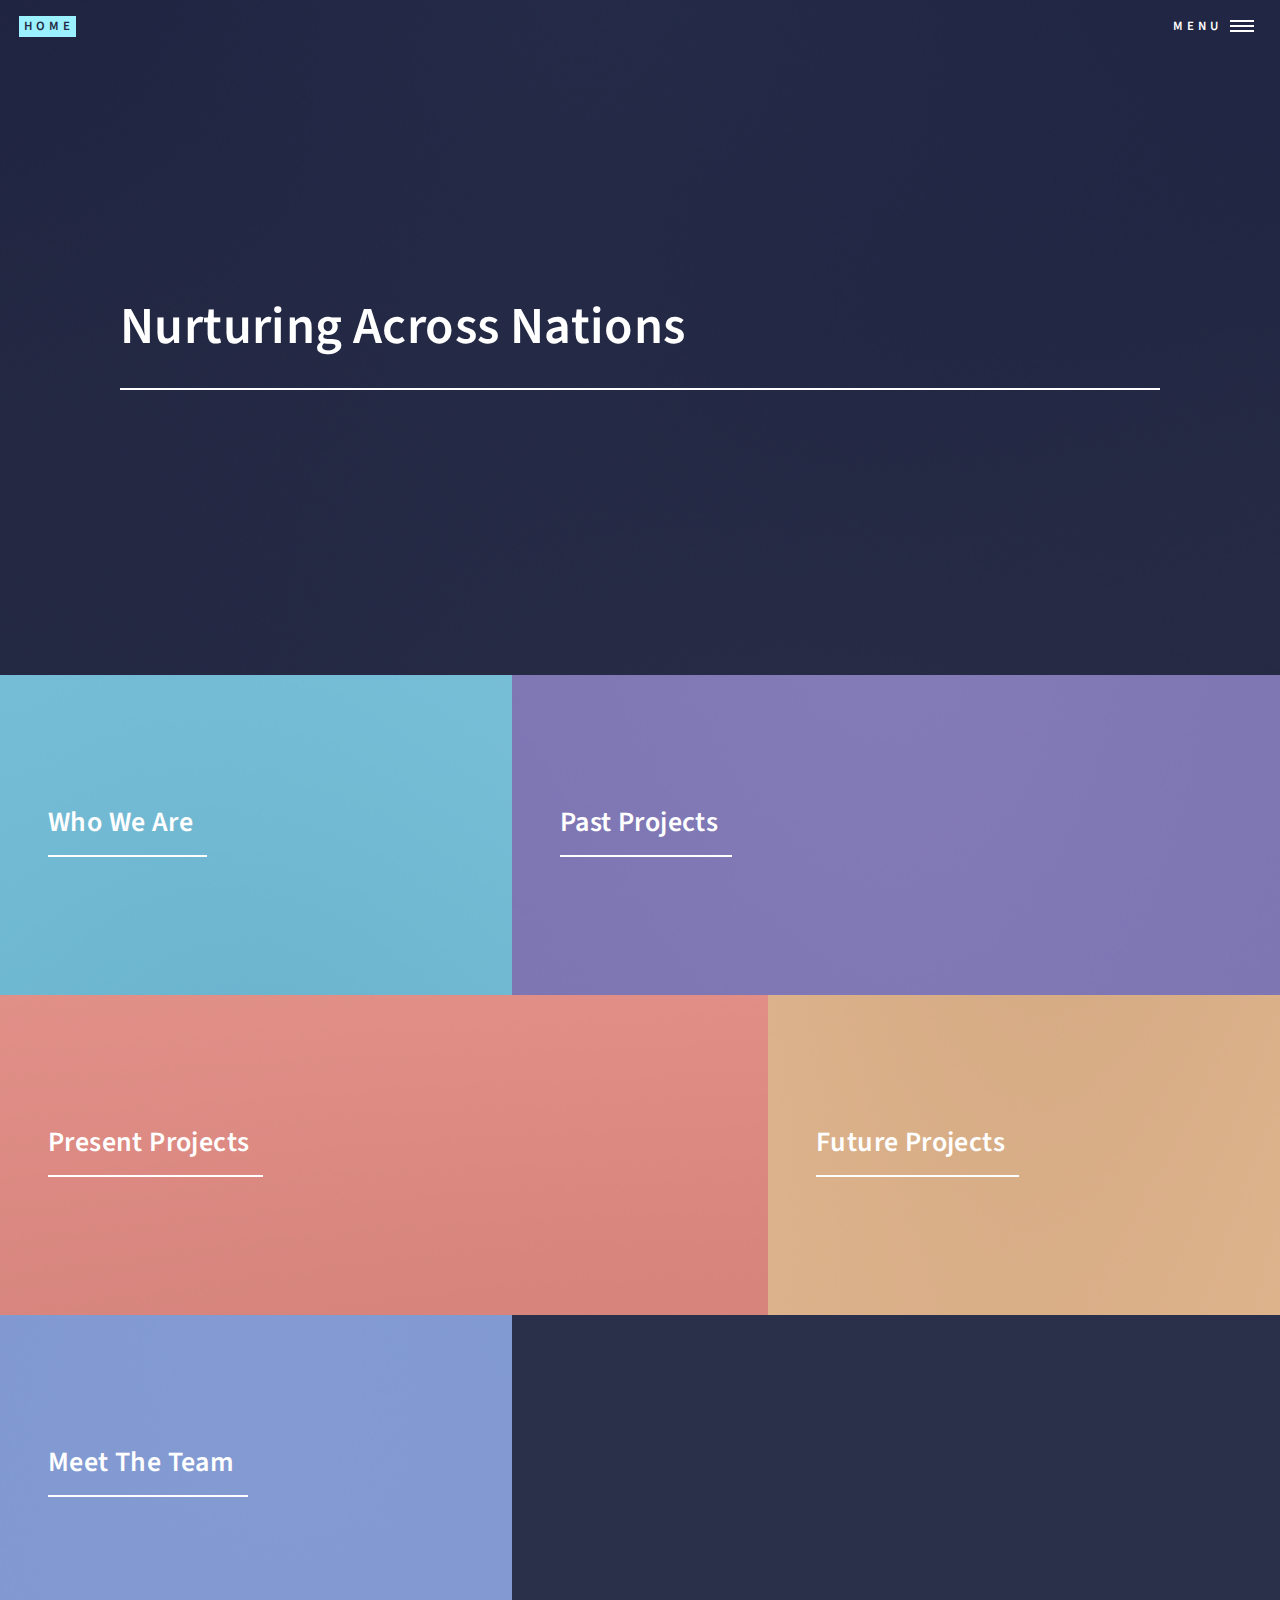
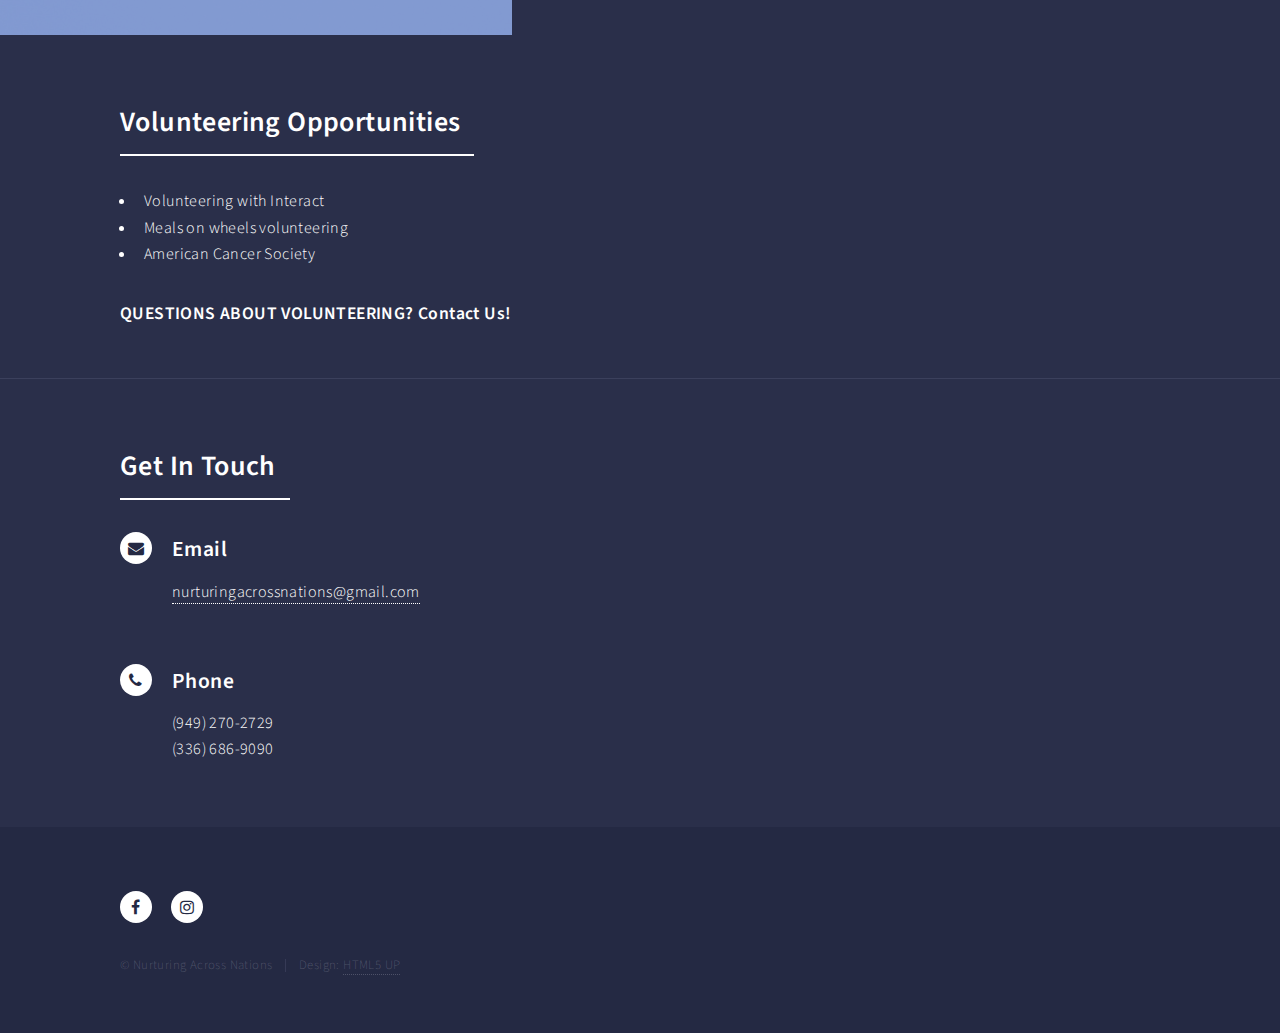
<file: index.html>
<!DOCTYPE HTML>
<!--
	Forty by HTML5 UP
	html5up.net | @ajlkn
	Free for personal and commercial use under the CCA 3.0 license (html5up.net/license)
-->
<html>
	<head>
		<title>Nurturing Across Nations</title>
		<meta charset="utf-8" />
		<meta name="viewport" content="width=device-width, initial-scale=1, user-scalable=no" />
		<link rel="stylesheet" href="assets/css/main.css" />
		<noscript><link rel="stylesheet" href="assets/css/noscript.css" /></noscript>
        <link rel="icon" href="images/globe.png">
	</head>
	<body class="is-preload">

		<!-- Wrapper -->
			<div id="wrapper">

				<!-- Header -->
					<header id="header" class="alt">
						<a href="index.html" class="logo"><strong>Home</strong></a>
						<nav>
							<a href="#menu">Menu</a>
						</nav>
					</header>

				<!-- Menu -->
					<nav id="menu">
						<ul class="links">
							<li><a href="index.html">Home</a></li>
							<li><a href="whoWeAre.html">Who We Are</a></li>
							<li><a href="pastProjects.html">Past Projects</a></li>
                            <li><a href="currentProjects.html">Present Projects</a></li>
							<li><a href="futureProjects.html">Future Projects</a></li>
                            <li><a href="team.html">Meet The Team</a></li>
						</ul>
<!--
						<ul class="actions stacked">
							<li><a href="#" class="button primary fit">Get Started</a></li>
							<li><a href="#" class="button fit">Log In</a></li>
						</ul>
-->
					</nav>

				<!-- Banner -->
					<section id="banner" class="major">
						<div class="inner">
							<header class="major">
								<h1>Nurturing Across Nations</h1>
							</header>
							<div class="content">
								<p></p>
<!--
								<ul class="actions">
									<li><a href="#one" class="button next scrolly">Get Started</a></li>
								</ul>
-->
							</div>
						</div>
					</section>

				<!-- Main -->
					<div id="main">

						<!-- One -->
							<section id="one" class="tiles">
								<article>
									<span class="image">
										<img src="images/pic01.jpg" alt="" />
									</span>
									<header class="major">
										<h3><a href="whoWeAre.html" class="link">Who We Are</a></h3>
										<p></p>
									</header>
								</article>
								<article>
									<span class="image">
										<img src="images/pic02.jpg" alt="" />
									</span>
									<header class="major">
										<h3><a href="pastProjects.html" class="link">Past Projects</a></h3>
										<p></p>
									</header>
								</article>
								<article>
									<span class="image">
										<img src="images/pic03.jpg" alt="" />
									</span>
									<header class="major">
										<h3><a href="currentProjects.html" class="link">Present Projects</a></h3>
										<p></p>
									</header>
								</article>
								<article>
									<span class="image">
										<img src="images/pic04.jpg" alt="" />
									</span>
									<header class="major">
										<h3><a href="futureProjects.html" class="link">Future Projects</a></h3>
										<p></p>
									</header>
								</article>
								<article>
									<span class="image">
										<img src="images/pic05.jpg" alt="" />
									</span>
									<header class="major">
										<h3><a href="team.html" class="link">Meet The Team</a></h3>
										<p></p>
									</header>
								</article>
<!--
								<article>
									<span class="image">
										<img src="images/pic06.jpg" alt="" />
									</span>
									<header class="major">
										<h3><a href="landing.html" class="link">Etiam</a></h3>
										<p>Feugiat amet tempus</p>
									</header>
								</article>
-->
							</section>
                        
                        <section id="three">
								<div class="inner">
									<header class="major">
										<h2>Volunteering Opportunities</h2>
									</header>
									<ul>
								        <li>Volunteering with Interact</li>
										<li>Meals on wheels volunteering</li>
                                        <li>American Cancer Society</li>
								    </ul>
                                    <h4><a href="index.html#two">QUESTIONS ABOUT VOLUNTEERING? Contact Us!</a></h4>
								</div>
				        </section>

						<!-- Two -->
							<section id="two">
								<div class="inner">
									<header class="major">
										<h2>Get In Touch</h2>
									</header>
                                    <div class="contact-method">
										<span class="icon alt fa-envelope"></span>
										<h3>Email</h3>
										<a>nurturingacrossnations@gmail.com</a>
									</div>
                                    <br>
                                    <div class="contact-method">
										<span class="icon alt fa-phone"></span>
										<h3>Phone</h3>
										<span>(949) 270-2729</span>
                                        <br>
                                        <span>(336) 686-9090</span>
									</div>
									<p></p>
<!--
									<ul class="actions">
										<li><a href="landing.html" class="button next">Get Started</a></li>
									</ul>
-->
								</div>
							</section>

					</div>



				<!-- Footer -->
					<footer id="footer">
						<div class="inner">
							<ul class="icons">
<!--								<li><a href="#" class="icon alt fa-twitter"><span class="label">Twitter</span></a></li>-->
								<li><a href="#" class="icon alt fa-facebook"><span class="label">Facebook</span></a></li>
								<li><a href="https://www.instagram.com/nurturingacrossnations/" class="icon alt fa-instagram"><span class="label">Instagram</span></a></li>
<!--								<li><a href="#" class="icon alt fa-github"><span class="label">GitHub</span></a></li>-->
<!--								<li><a href="#" class="icon alt fa-linkedin"><span class="label">LinkedIn</span></a></li>-->
							</ul>
							<ul class="copyright">
								<li>&copy; Nurturing Across Nations</li><li>Design: <a href="https://html5up.net">HTML5 UP</a></li>
							</ul>
						</div>
					</footer>

			</div>

		<!-- Scripts -->
			<script src="assets/js/jquery.min.js"></script>
			<script src="assets/js/jquery.scrolly.min.js"></script>
			<script src="assets/js/jquery.scrollex.min.js"></script>
			<script src="assets/js/browser.min.js"></script>
			<script src="assets/js/breakpoints.min.js"></script>
			<script src="assets/js/util.js"></script>
			<script src="assets/js/main.js"></script>

	</body>
</html>
</file>
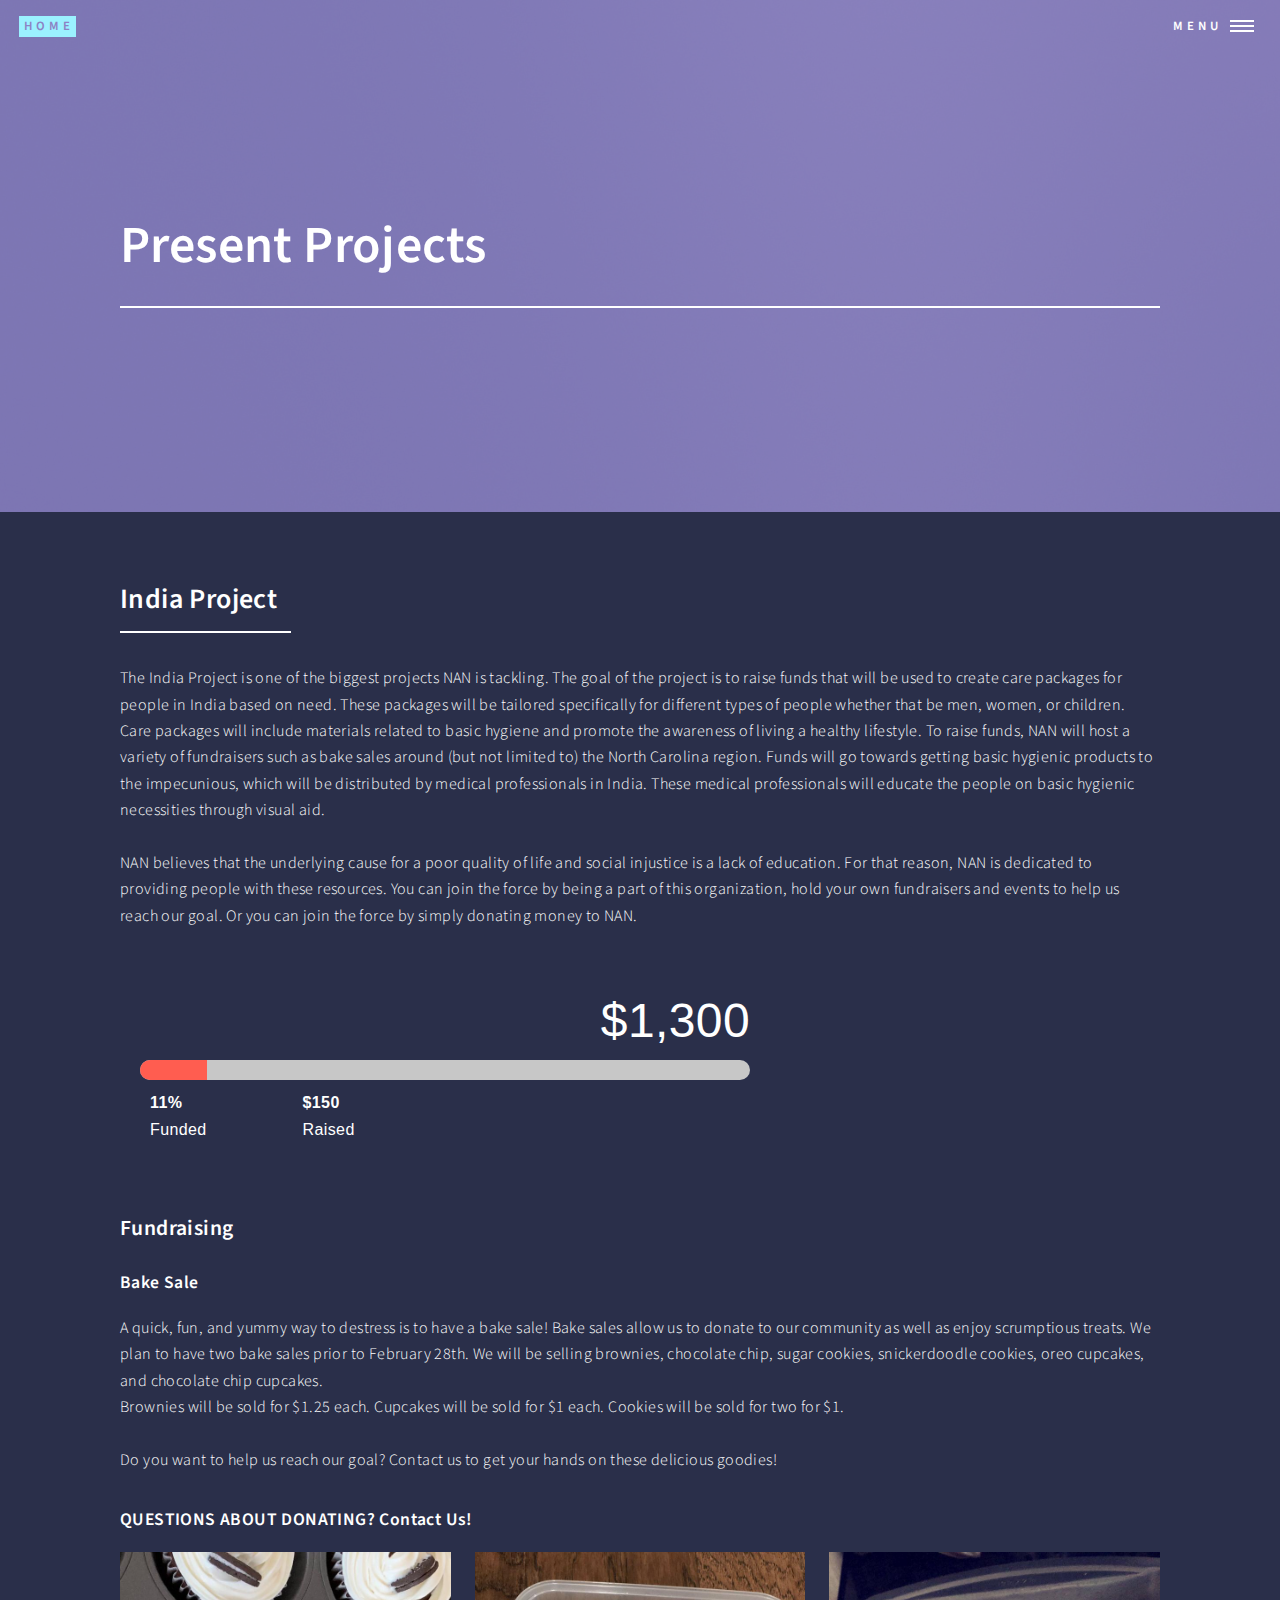
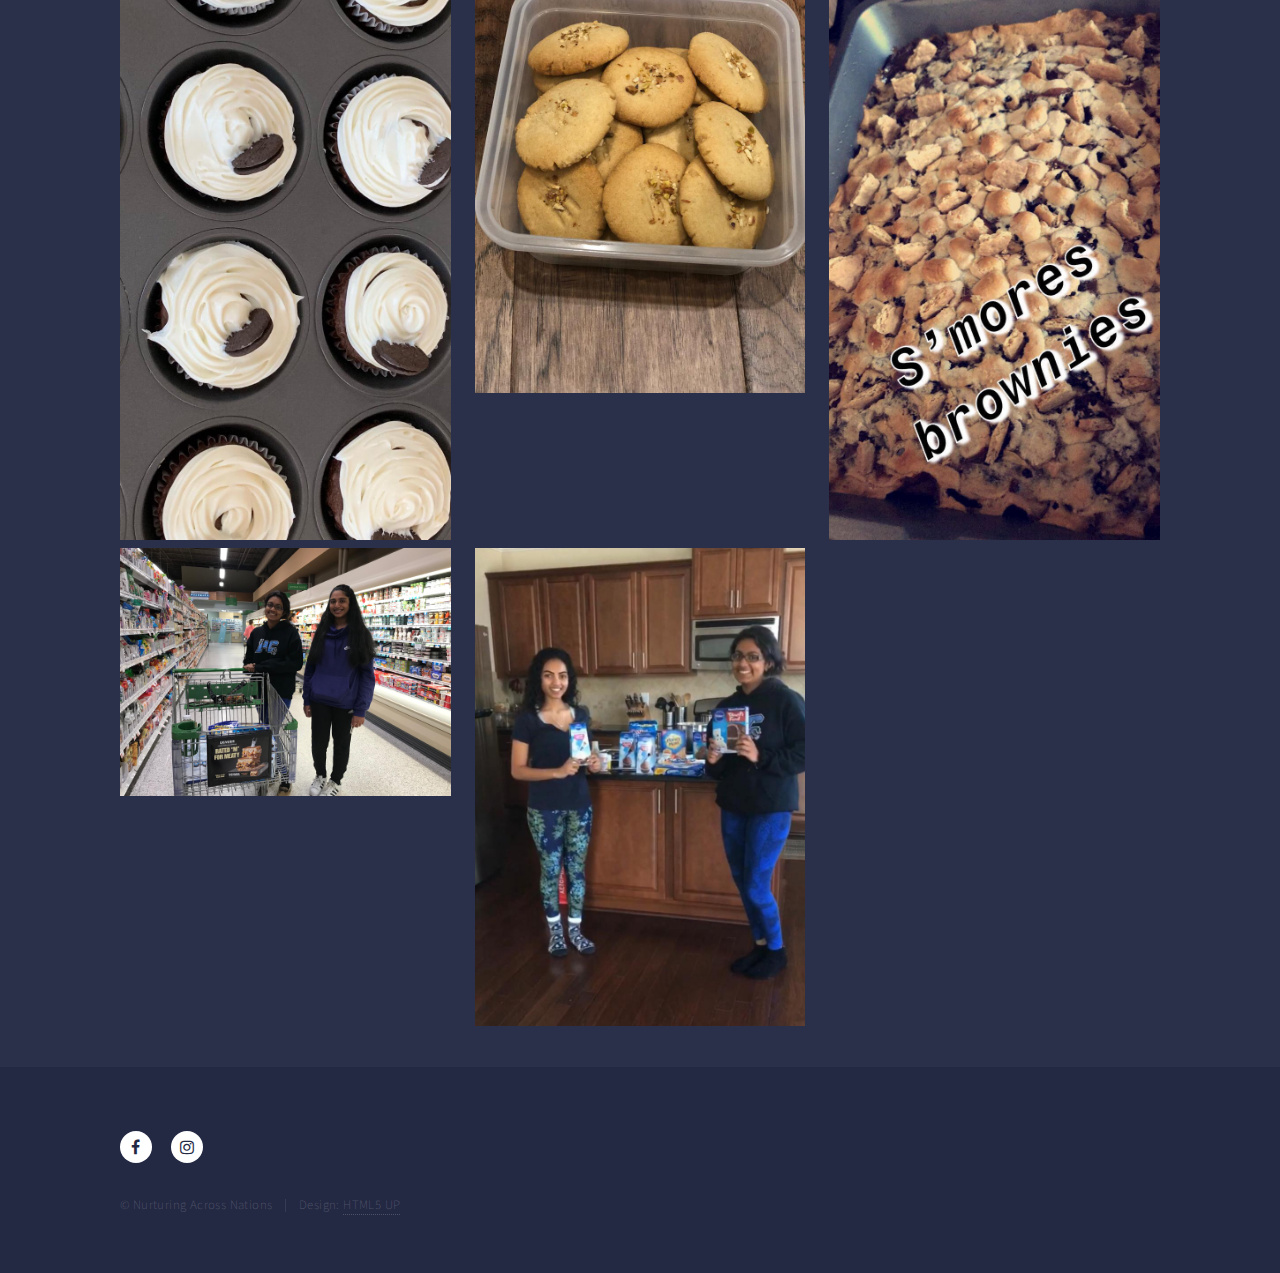
<file: currentProjects.html>
<!DOCTYPE HTML>
<!--
	Forty by HTML5 UP
	html5up.net | @ajlkn
	Free for personal and commercial use under the CCA 3.0 license (html5up.net/license)
-->
<html>
	<head>
		<title>Nurturing Across Nations</title>
		<meta charset="utf-8" />
		<meta name="viewport" content="width=device-width, initial-scale=1, user-scalable=no" />
		<link rel="stylesheet" href="assets/css/main.css" />
		<noscript><link rel="stylesheet" href="assets/css/noscript.css" /></noscript>
        <link rel="icon" href="images/globe.png">
	</head>
	<body class="is-preload">

		<!-- Wrapper -->
			<div id="wrapper">

				<!-- Header -->
				<!-- Note: The "styleN" class below should match that of the banner element. -->
					<header id="header" class="alt style2">
						<a href="index.html" class="logo"><strong>Home</strong></a>
						<nav>
							<a href="#menu">Menu</a>
						</nav>
					</header>

				<!-- Menu -->
					<nav id="menu">
						<ul class="links">
							<li><a href="index.html">Home</a></li>
							<li><a href="whoWeAre.html">Who We Are</a></li>
							<li><a href="pastProjects.html">Past Projects</a></li>
                            <li><a href="currentProjects.html">Present Projects</a></li>
							<li><a href="futureProjects.html">Future Projects</a></li>
                            <li><a href="team.html">Meet The Team</a></li>
						</ul>
<!--
						<ul class="actions stacked">
							<li><a href="#" class="button primary fit">Get Started</a></li>
							<li><a href="#" class="button fit">Log In</a></li>
						</ul>
-->
					</nav>

				<!-- Banner -->
				<!-- Note: The "styleN" class below should match that of the header element. -->
					<section id="banner" class="style2">
						<div class="inner">
							<span class="image">
								<img src="images/pic07.jpg" alt="" />
							</span>
							<header class="major">
								<h1>Present Projects</h1>
							</header>
							<div class="content">
								<p></p>
							</div>
						</div>
					</section>

				<!-- Main -->
					<div id="main">

						<!-- One -->
							<section id="one">
								<div class="inner">
									<header class="major">
										<h2>India Project</h2>
									</header>
									<p>
                                        The India Project is one of the biggest projects NAN is tackling. The goal of the project is to raise funds that will be used to create care packages for people in India based on need. These packages will be tailored specifically for different types of people whether that be men, women, or children. Care packages will include materials related to basic hygiene and promote the awareness of living a healthy lifestyle. To raise funds, NAN will host a variety of fundraisers such as bake sales around (but not limited to) the North Carolina region. Funds will go towards getting basic hygienic products to the impecunious, which will be distributed by medical professionals in India. These medical professionals will educate  the people on basic hygienic necessities through visual aid.
                                        <br><br>
	                                    NAN believes that the underlying cause for a poor quality of life and social injustice is a lack of education. For that reason, NAN is dedicated to providing people with these resources. You can join the force by being a part of this organization,  hold your own  fundraisers and events to help us reach our goal. Or you can join the force by simply donating money to NAN.
                                        <br>
                                    </p>
                                    <div id=countdown-wrap>
                                      <div id="goal">
                                          $1,300
                                      </div>
                                      <div id="glass">
                                        <div id="progress">
                                        </div>
                                      </div>
                                      <div class="goal-stat">
                                        <span class="goal-number">11%</span>
                                        <span class="goal-label">Funded</span>
                                      </div>
                                      <div class="goal-stat">
                                        <span class="goal-number">$150</span>
                                        <span class="goal-label">Raised</span>
                                      </div>
                                    </div>

                                    <h3>Fundraising</h3>
                                    <h4>Bake Sale</h4>
                                    <p>
                                        A quick, fun, and yummy way to destress is to have a bake sale! Bake sales allow us to donate to our community as well as enjoy scrumptious treats. We plan to have two bake sales prior to February 28th. We will be selling brownies, chocolate chip, sugar cookies, snickerdoodle cookies, oreo cupcakes, and chocolate chip cupcakes.
                                        <br>
                                        Brownies will be sold for $1.25 each. Cupcakes will be sold for $1 each. Cookies will be sold for two for $1.
                                        <br><br>
                                        Do you want to help us reach our goal? Contact us to get your hands on these delicious goodies!
                                    </p>
                                    <h4><a href="index.html#two">QUESTIONS ABOUT DONATING? Contact Us!</a></h4>
                                    <div class="row">
                                      <div class="column">
                                        <img src="images/Bake_sale/bs01.jpeg" alt="Snow" style="width:100%">
                                      </div>
                                      <div class="column">
                                        <img src="images/Bake_sale/bs02.jpeg" alt="Forest" style="width:100%">
                                      </div>
                                      <div class="column">
                                        <img src="images/Bake_sale/bs05.jpeg" alt="Mountains" style="width:100%">
                                      </div>
                                    </div>
                                    <div class="row">
                                      <div class="column">
                                        <img src="images/Bake_sale/bs04.jpeg" alt="Snow" style="width:100%">
                                      </div>
                                      <div class="column">
                                        <img src="images/Bake_sale/bs03.jpeg" alt="Forest" style="width:100%">
                                      </div>
                                    </div>
								</div>
							</section>
                        
                            
					</div>

				<!-- Footer -->
					<footer id="footer">
						<div class="inner">
							<ul class="icons">
<!--								<li><a href="#" class="icon alt fa-twitter"><span class="label">Twitter</span></a></li>-->
								<li><a href="#" class="icon alt fa-facebook"><span class="label">Facebook</span></a></li>
								<li><a href="https://www.instagram.com/nurturingacrossnations/" class="icon alt fa-instagram"><span class="label">Instagram</span></a></li>
<!--								<li><a href="#" class="icon alt fa-github"><span class="label">GitHub</span></a></li>-->
<!--								<li><a href="#" class="icon alt fa-linkedin"><span class="label">LinkedIn</span></a></li>-->
							</ul>
							<ul class="copyright">
								<li>&copy; Nurturing Across Nations</li><li>Design: <a href="https://html5up.net">HTML5 UP</a></li>
							</ul>
						</div>
					</footer>

			</div>

		<!-- Scripts -->
			<script src="assets/js/jquery.min.js"></script>
			<script src="assets/js/jquery.scrolly.min.js"></script>
			<script src="assets/js/jquery.scrollex.min.js"></script>
			<script src="assets/js/browser.min.js"></script>
			<script src="assets/js/breakpoints.min.js"></script>
			<script src="assets/js/util.js"></script>
			<script src="assets/js/main.js"></script>

	</body>
</html>
</file>
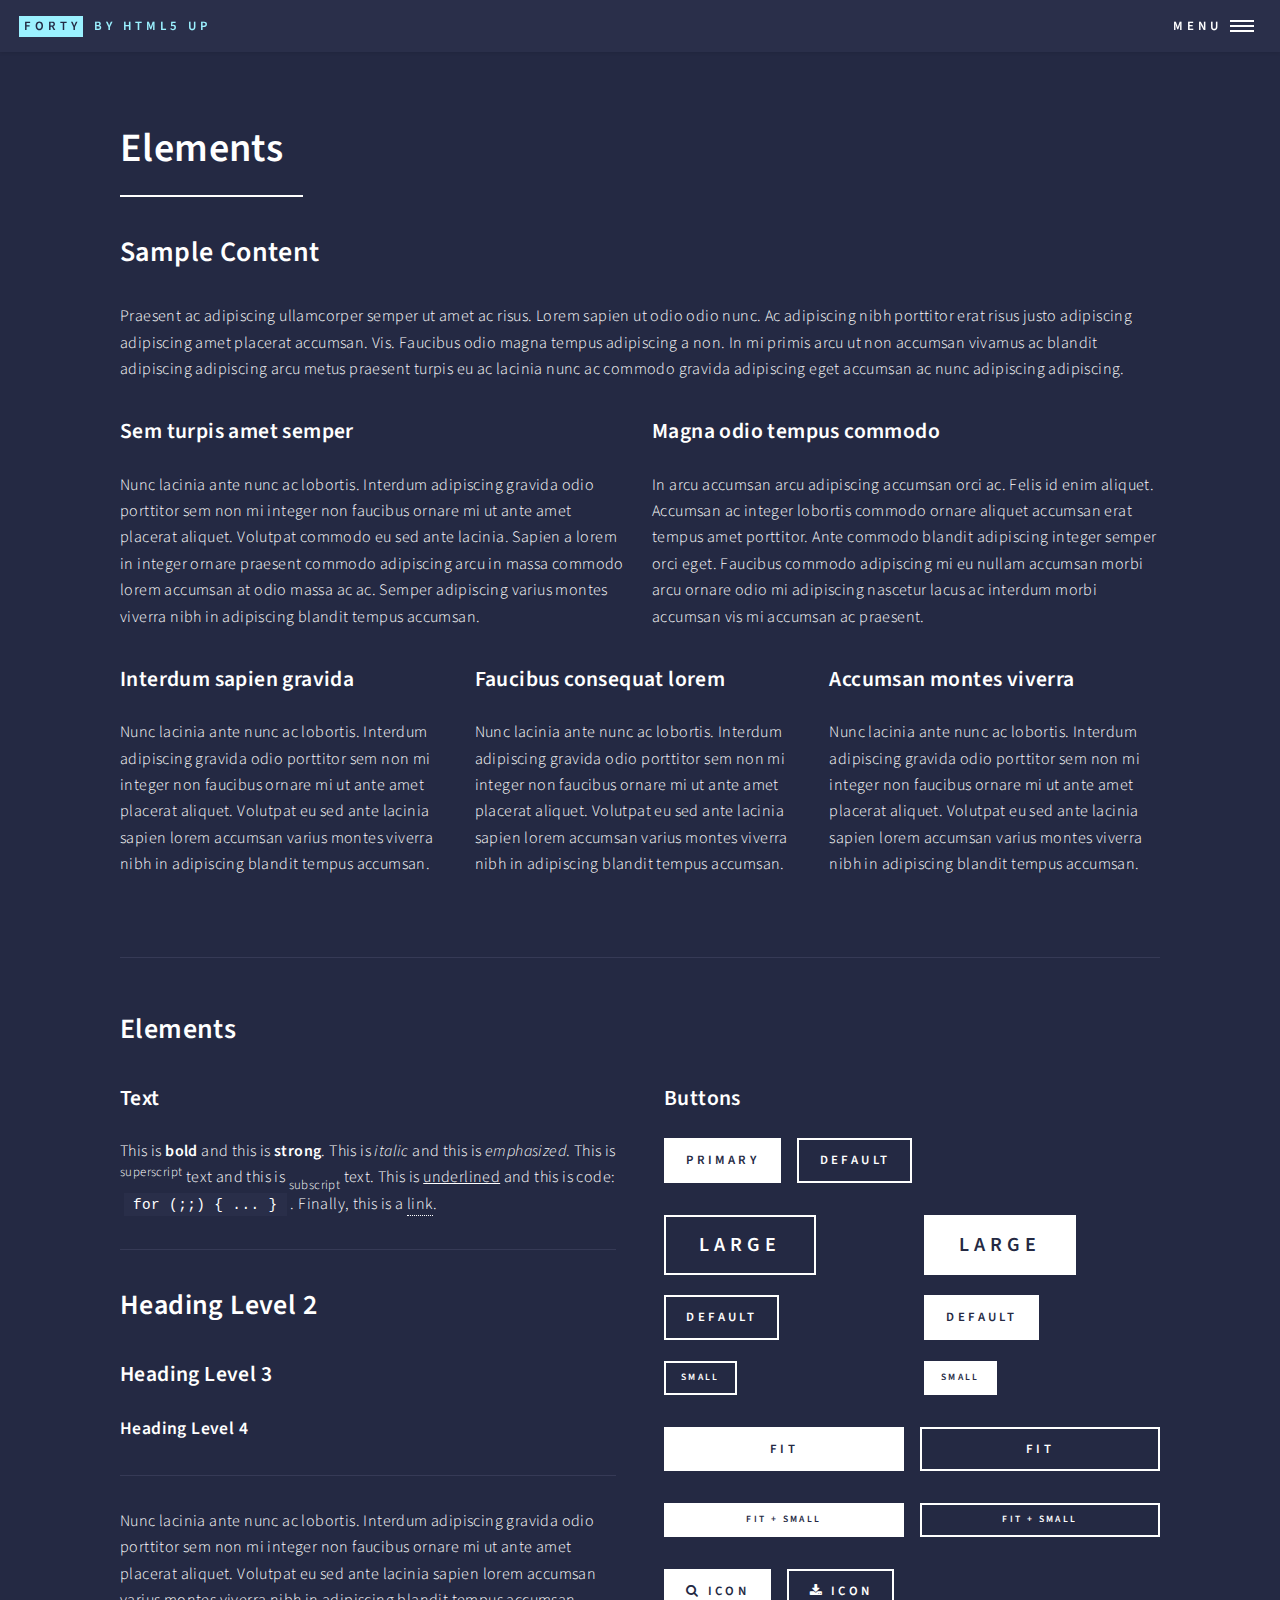
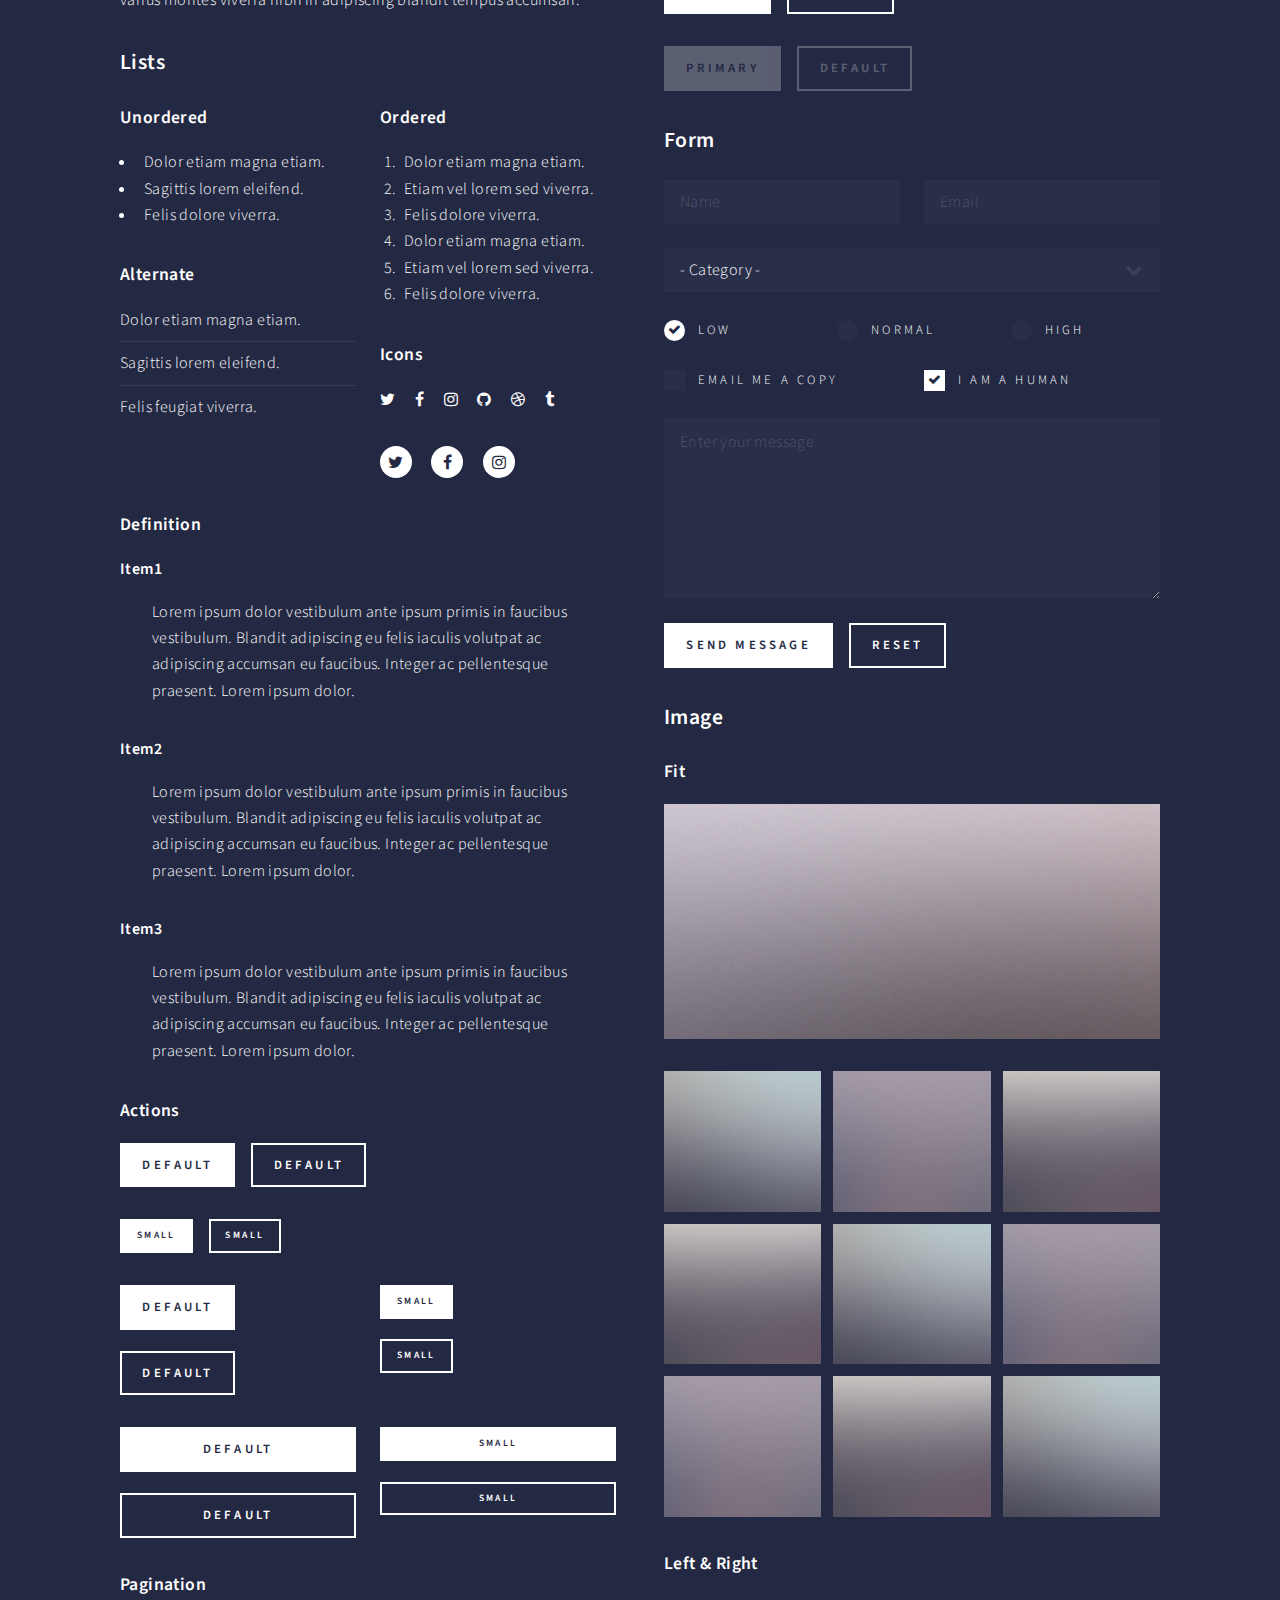
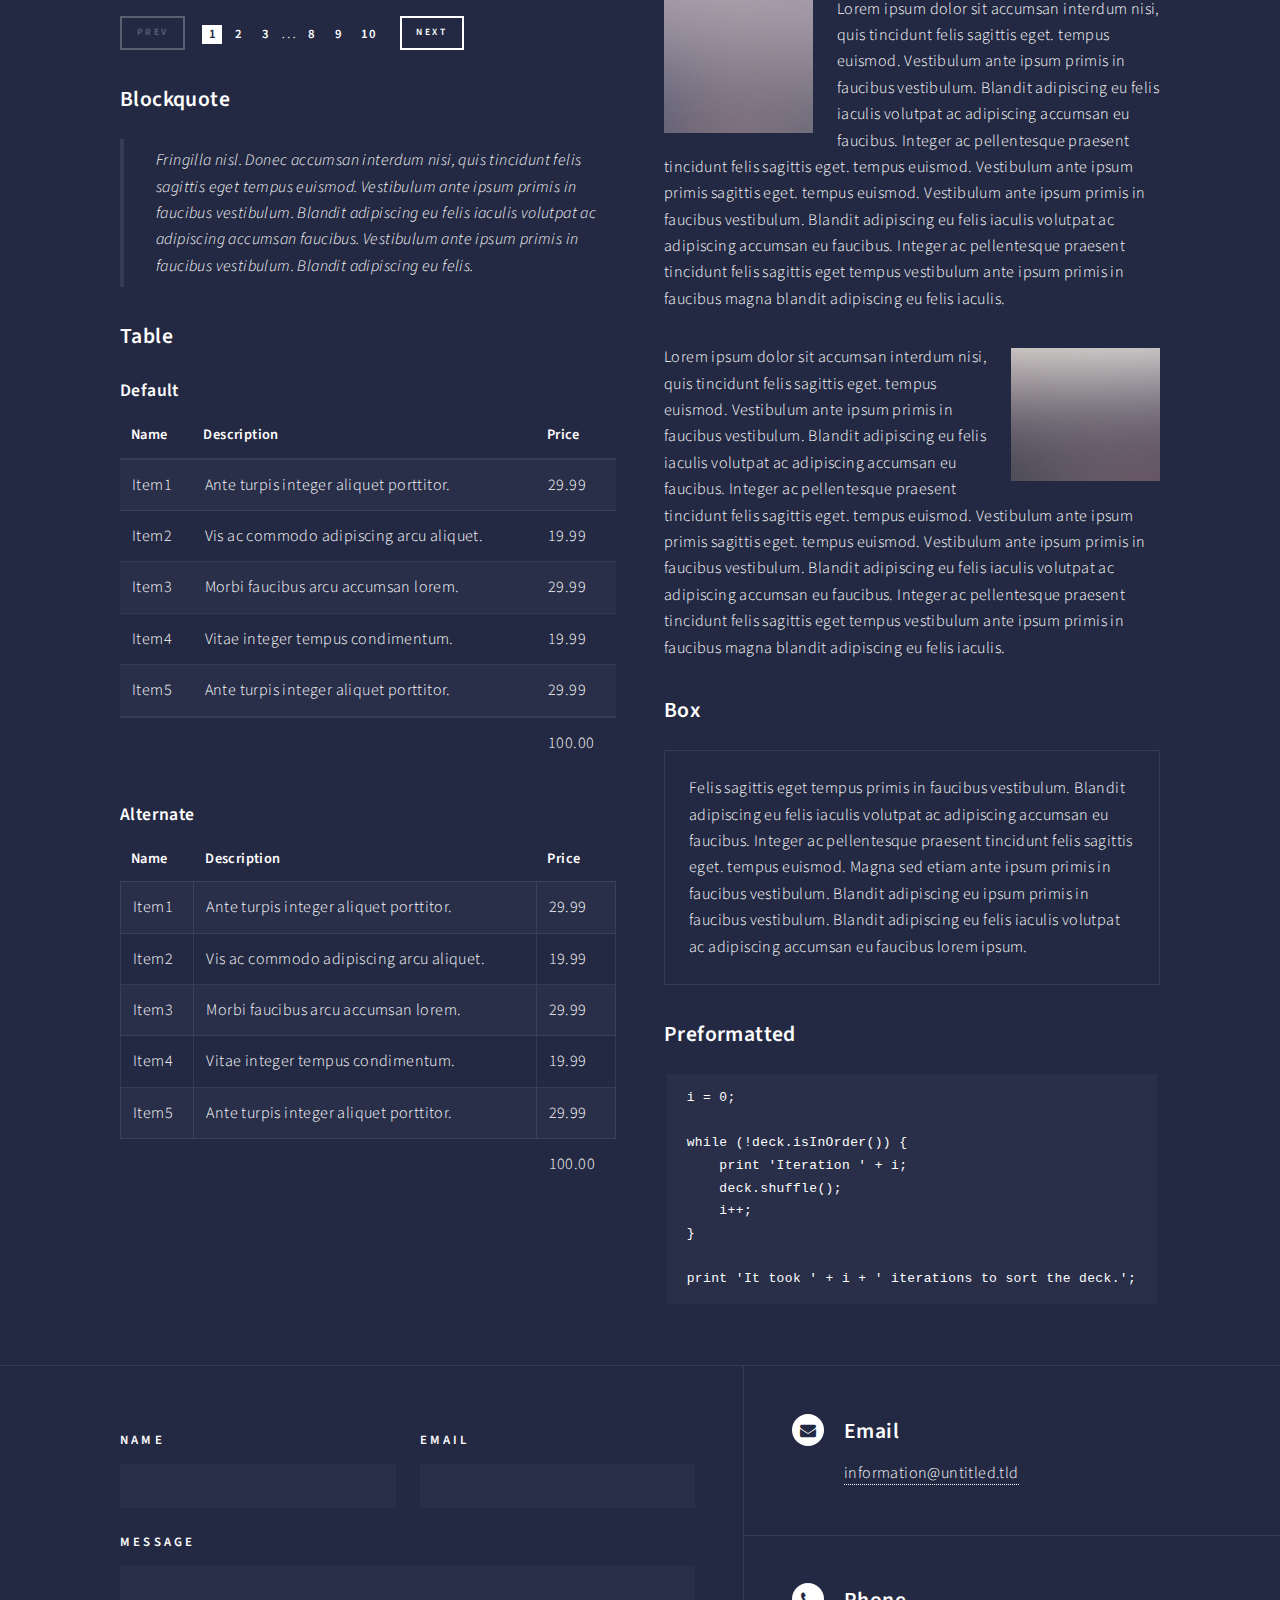
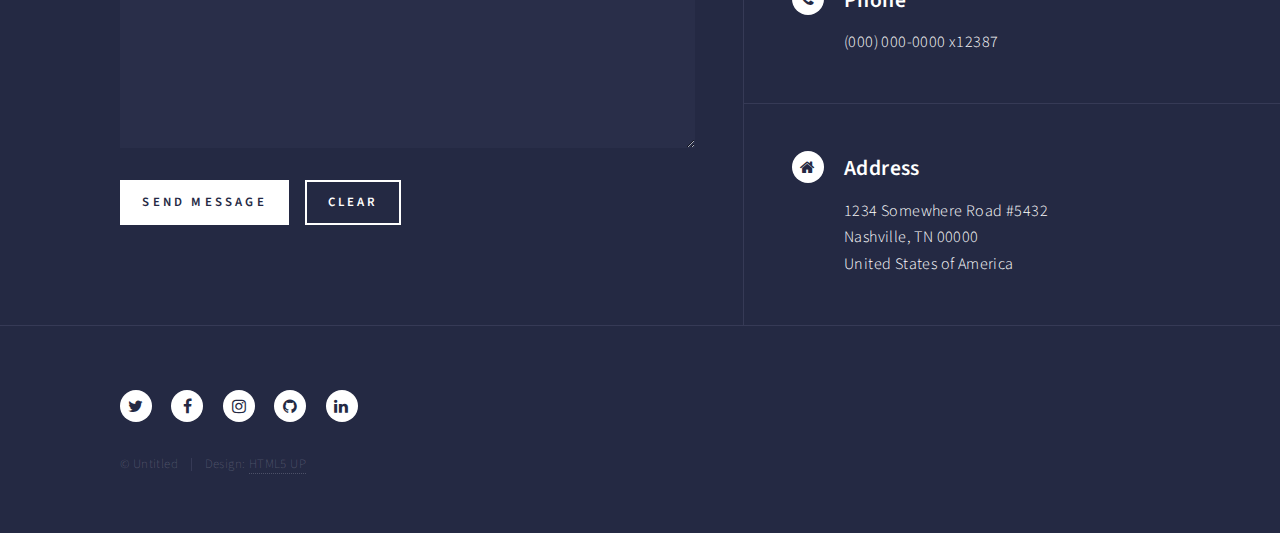
<file: elements.html>
<!DOCTYPE HTML>
<!--
	Forty by HTML5 UP
	html5up.net | @ajlkn
	Free for personal and commercial use under the CCA 3.0 license (html5up.net/license)
-->
<html>
	<head>
		<title>Elements - Forty by HTML5 UP</title>
		<meta charset="utf-8" />
		<meta name="viewport" content="width=device-width, initial-scale=1, user-scalable=no" />
		<link rel="stylesheet" href="assets/css/main.css" />
		<noscript><link rel="stylesheet" href="assets/css/noscript.css" /></noscript>
	</head>
	<body class="is-preload">

		<!-- Wrapper -->
			<div id="wrapper">

				<!-- Header -->
					<header id="header">
						<a href="index.html" class="logo"><strong>Forty</strong> <span>by HTML5 UP</span></a>
						<nav>
							<a href="#menu">Menu</a>
						</nav>
					</header>

				<!-- Menu -->
					<nav id="menu">
						<ul class="links">
							<li><a href="index.html">Home</a></li>
							<li><a href="landing.html">Landing</a></li>
							<li><a href="generic.html">Generic</a></li>
							<li><a href="elements.html">Elements</a></li>
						</ul>
						<ul class="actions stacked">
							<li><a href="#" class="button primary fit">Get Started</a></li>
							<li><a href="#" class="button fit">Log In</a></li>
						</ul>
					</nav>

				<!-- Main -->
					<div id="main" class="alt">

						<!-- One -->
							<section id="one">
								<div class="inner">
									<header class="major">
										<h1>Elements</h1>
									</header>

									<!-- Content -->
										<h2 id="content">Sample Content</h2>
										<p>Praesent ac adipiscing ullamcorper semper ut amet ac risus. Lorem sapien ut odio odio nunc. Ac adipiscing nibh porttitor erat risus justo adipiscing adipiscing amet placerat accumsan. Vis. Faucibus odio magna tempus adipiscing a non. In mi primis arcu ut non accumsan vivamus ac blandit adipiscing adipiscing arcu metus praesent turpis eu ac lacinia nunc ac commodo gravida adipiscing eget accumsan ac nunc adipiscing adipiscing.</p>
										<div class="row">
											<div class="col-6 col-12-small">
												<h3>Sem turpis amet semper</h3>
												<p>Nunc lacinia ante nunc ac lobortis. Interdum adipiscing gravida odio porttitor sem non mi integer non faucibus ornare mi ut ante amet placerat aliquet. Volutpat commodo eu sed ante lacinia. Sapien a lorem in integer ornare praesent commodo adipiscing arcu in massa commodo lorem accumsan at odio massa ac ac. Semper adipiscing varius montes viverra nibh in adipiscing blandit tempus accumsan.</p>
											</div>
											<div class="col-6 col-12-small">
												<h3>Magna odio tempus commodo</h3>
												<p>In arcu accumsan arcu adipiscing accumsan orci ac. Felis id enim aliquet. Accumsan ac integer lobortis commodo ornare aliquet accumsan erat tempus amet porttitor. Ante commodo blandit adipiscing integer semper orci eget. Faucibus commodo adipiscing mi eu nullam accumsan morbi arcu ornare odio mi adipiscing nascetur lacus ac interdum morbi accumsan vis mi accumsan ac praesent.</p>
											</div>
											<!-- Break -->
											<div class="col-4 col-12-medium">
												<h3>Interdum sapien gravida</h3>
												<p>Nunc lacinia ante nunc ac lobortis. Interdum adipiscing gravida odio porttitor sem non mi integer non faucibus ornare mi ut ante amet placerat aliquet. Volutpat eu sed ante lacinia sapien lorem accumsan varius montes viverra nibh in adipiscing blandit tempus accumsan.</p>
											</div>
											<div class="col-4 col-12-medium">
												<h3>Faucibus consequat lorem</h3>
												<p>Nunc lacinia ante nunc ac lobortis. Interdum adipiscing gravida odio porttitor sem non mi integer non faucibus ornare mi ut ante amet placerat aliquet. Volutpat eu sed ante lacinia sapien lorem accumsan varius montes viverra nibh in adipiscing blandit tempus accumsan.</p>
											</div>
											<div class="col-4 col-12-medium">
												<h3>Accumsan montes viverra</h3>
												<p>Nunc lacinia ante nunc ac lobortis. Interdum adipiscing gravida odio porttitor sem non mi integer non faucibus ornare mi ut ante amet placerat aliquet. Volutpat eu sed ante lacinia sapien lorem accumsan varius montes viverra nibh in adipiscing blandit tempus accumsan.</p>
											</div>
										</div>

									<hr class="major" />

									<!-- Elements -->
										<h2 id="elements">Elements</h2>
										<div class="row gtr-200">
											<div class="col-6 col-12-medium">

												<!-- Text stuff -->
													<h3>Text</h3>
													<p>This is <b>bold</b> and this is <strong>strong</strong>. This is <i>italic</i> and this is <em>emphasized</em>.
													This is <sup>superscript</sup> text and this is <sub>subscript</sub> text.
													This is <u>underlined</u> and this is code: <code>for (;;) { ... }</code>.
													Finally, this is a <a href="#">link</a>.</p>
													<hr />
													<h2>Heading Level 2</h2>
													<h3>Heading Level 3</h3>
													<h4>Heading Level 4</h4>
													<hr />
													<p>Nunc lacinia ante nunc ac lobortis. Interdum adipiscing gravida odio porttitor sem non mi integer non faucibus ornare mi ut ante amet placerat aliquet. Volutpat eu sed ante lacinia sapien lorem accumsan varius montes viverra nibh in adipiscing blandit tempus accumsan.</p>

												<!-- Lists -->
													<h3>Lists</h3>
													<div class="row">
														<div class="col-6 col-12-small">

															<h4>Unordered</h4>
															<ul>
																<li>Dolor etiam magna etiam.</li>
																<li>Sagittis lorem eleifend.</li>
																<li>Felis dolore viverra.</li>
															</ul>

															<h4>Alternate</h4>
															<ul class="alt">
																<li>Dolor etiam magna etiam.</li>
																<li>Sagittis lorem eleifend.</li>
																<li>Felis feugiat viverra.</li>
															</ul>

														</div>
														<div class="col-6 col-12-small">

															<h4>Ordered</h4>
															<ol>
																<li>Dolor etiam magna etiam.</li>
																<li>Etiam vel lorem sed viverra.</li>
																<li>Felis dolore viverra.</li>
																<li>Dolor etiam magna etiam.</li>
																<li>Etiam vel lorem sed viverra.</li>
																<li>Felis dolore viverra.</li>
															</ol>

															<h4>Icons</h4>
															<ul class="icons">
																<li><a href="#" class="icon fa-twitter"><span class="label">Twitter</span></a></li>
																<li><a href="#" class="icon fa-facebook"><span class="label">Facebook</span></a></li>
																<li><a href="#" class="icon fa-instagram"><span class="label">Instagram</span></a></li>
																<li><a href="#" class="icon fa-github"><span class="label">Github</span></a></li>
																<li><a href="#" class="icon fa-dribbble"><span class="label">Dribbble</span></a></li>
																<li><a href="#" class="icon fa-tumblr"><span class="label">Tumblr</span></a></li>
															</ul>
															<ul class="icons">
																<li><a href="#" class="icon alt fa-twitter"><span class="label">Twitter</span></a></li>
																<li><a href="#" class="icon alt fa-facebook"><span class="label">Facebook</span></a></li>
																<li><a href="#" class="icon alt fa-instagram"><span class="label">Instagram</span></a></li>
															</ul>

														</div>
													</div>
													<h4>Definition</h4>
													<dl>
														<dt>Item1</dt>
														<dd>
															<p>Lorem ipsum dolor vestibulum ante ipsum primis in faucibus vestibulum. Blandit adipiscing eu felis iaculis volutpat ac adipiscing accumsan eu faucibus. Integer ac pellentesque praesent. Lorem ipsum dolor.</p>
														</dd>
														<dt>Item2</dt>
														<dd>
															<p>Lorem ipsum dolor vestibulum ante ipsum primis in faucibus vestibulum. Blandit adipiscing eu felis iaculis volutpat ac adipiscing accumsan eu faucibus. Integer ac pellentesque praesent. Lorem ipsum dolor.</p>
														</dd>
														<dt>Item3</dt>
														<dd>
															<p>Lorem ipsum dolor vestibulum ante ipsum primis in faucibus vestibulum. Blandit adipiscing eu felis iaculis volutpat ac adipiscing accumsan eu faucibus. Integer ac pellentesque praesent. Lorem ipsum dolor.</p>
														</dd>
													</dl>

													<h4>Actions</h4>
													<ul class="actions">
														<li><a href="#" class="button primary">Default</a></li>
														<li><a href="#" class="button">Default</a></li>
													</ul>
													<ul class="actions small">
														<li><a href="#" class="button primary small">Small</a></li>
														<li><a href="#" class="button small">Small</a></li>
													</ul>
													<div class="row">
														<div class="col-6 col-12-small">
															<ul class="actions stacked">
																<li><a href="#" class="button primary">Default</a></li>
																<li><a href="#" class="button">Default</a></li>
															</ul>
														</div>
														<div class="col-6 col-12-small">
															<ul class="actions stacked">
																<li><a href="#" class="button primary small">Small</a></li>
																<li><a href="#" class="button small">Small</a></li>
															</ul>
														</div>
														<div class="col-6 col-12-small">
															<ul class="actions stacked">
																<li><a href="#" class="button primary fit">Default</a></li>
																<li><a href="#" class="button fit">Default</a></li>
															</ul>
														</div>
														<div class="col-6 col-12-small">
															<ul class="actions stacked">
																<li><a href="#" class="button primary small fit">Small</a></li>
																<li><a href="#" class="button small fit">Small</a></li>
															</ul>
														</div>
													</div>

													<h4>Pagination</h4>
													<ul class="pagination">
														<li><span class="button small disabled">Prev</span></li>
														<li><a href="#" class="page active">1</a></li>
														<li><a href="#" class="page">2</a></li>
														<li><a href="#" class="page">3</a></li>
														<li><span>&hellip;</span></li>
														<li><a href="#" class="page">8</a></li>
														<li><a href="#" class="page">9</a></li>
														<li><a href="#" class="page">10</a></li>
														<li><a href="#" class="button small">Next</a></li>
													</ul>

												<!-- Blockquote -->
													<h3>Blockquote</h3>
													<blockquote>Fringilla nisl. Donec accumsan interdum nisi, quis tincidunt felis sagittis eget tempus euismod. Vestibulum ante ipsum primis in faucibus vestibulum. Blandit adipiscing eu felis iaculis volutpat ac adipiscing accumsan faucibus. Vestibulum ante ipsum primis in faucibus vestibulum. Blandit adipiscing eu felis.</blockquote>

												<!-- Table -->
													<h3>Table</h3>

													<h4>Default</h4>
													<div class="table-wrapper">
														<table>
															<thead>
																<tr>
																	<th>Name</th>
																	<th>Description</th>
																	<th>Price</th>
																</tr>
															</thead>
															<tbody>
																<tr>
																	<td>Item1</td>
																	<td>Ante turpis integer aliquet porttitor.</td>
																	<td>29.99</td>
																</tr>
																<tr>
																	<td>Item2</td>
																	<td>Vis ac commodo adipiscing arcu aliquet.</td>
																	<td>19.99</td>
																</tr>
																<tr>
																	<td>Item3</td>
																	<td> Morbi faucibus arcu accumsan lorem.</td>
																	<td>29.99</td>
																</tr>
																<tr>
																	<td>Item4</td>
																	<td>Vitae integer tempus condimentum.</td>
																	<td>19.99</td>
																</tr>
																<tr>
																	<td>Item5</td>
																	<td>Ante turpis integer aliquet porttitor.</td>
																	<td>29.99</td>
																</tr>
															</tbody>
															<tfoot>
																<tr>
																	<td colspan="2"></td>
																	<td>100.00</td>
																</tr>
															</tfoot>
														</table>
													</div>

													<h4>Alternate</h4>
													<div class="table-wrapper">
														<table class="alt">
															<thead>
																<tr>
																	<th>Name</th>
																	<th>Description</th>
																	<th>Price</th>
																</tr>
															</thead>
															<tbody>
																<tr>
																	<td>Item1</td>
																	<td>Ante turpis integer aliquet porttitor.</td>
																	<td>29.99</td>
																</tr>
																<tr>
																	<td>Item2</td>
																	<td>Vis ac commodo adipiscing arcu aliquet.</td>
																	<td>19.99</td>
																</tr>
																<tr>
																	<td>Item3</td>
																	<td> Morbi faucibus arcu accumsan lorem.</td>
																	<td>29.99</td>
																</tr>
																<tr>
																	<td>Item4</td>
																	<td>Vitae integer tempus condimentum.</td>
																	<td>19.99</td>
																</tr>
																<tr>
																	<td>Item5</td>
																	<td>Ante turpis integer aliquet porttitor.</td>
																	<td>29.99</td>
																</tr>
															</tbody>
															<tfoot>
																<tr>
																	<td colspan="2"></td>
																	<td>100.00</td>
																</tr>
															</tfoot>
														</table>
													</div>

											</div>
											<div class="col-6 col-12-medium">

												<!-- Buttons -->
													<h3>Buttons</h3>
													<ul class="actions">
														<li><a href="#" class="button primary">Primary</a></li>
														<li><a href="#" class="button">Default</a></li>
													</ul>
													<div class="row">
														<div class="col-6 col-12-xsmall">
															<ul class="actions stacked">
																<li><a href="#" class="button large">Large</a></li>
																<li><a href="#" class="button">Default</a></li>
																<li><a href="#" class="button small">Small</a></li>
															</ul>
														</div>
														<div class="col-6 col-12-xsmall">
															<ul class="actions stacked">
																<li><a href="#" class="button primary large">Large</a></li>
																<li><a href="#" class="button primary">Default</a></li>
																<li><a href="#" class="button primary small">Small</a></li>
															</ul>
														</div>
													</div>
													<ul class="actions fit">
														<li><a href="#" class="button primary fit">Fit</a></li>
														<li><a href="#" class="button fit">Fit</a></li>
													</ul>
													<ul class="actions fit small">
														<li><a href="#" class="button primary fit small">Fit + Small</a></li>
														<li><a href="#" class="button fit small">Fit + Small</a></li>
													</ul>
													<ul class="actions">
														<li><a href="#" class="button primary icon fa-search">Icon</a></li>
														<li><a href="#" class="button icon fa-download">Icon</a></li>
													</ul>
													<ul class="actions">
														<li><span class="button primary disabled">Primary</span></li>
														<li><span class="button disabled">Default</span></li>
													</ul>

												<!-- Form -->
													<h3>Form</h3>

													<form method="post" action="#">
														<div class="row gtr-uniform">
															<div class="col-6 col-12-xsmall">
																<input type="text" name="demo-name" id="demo-name" value="" placeholder="Name" />
															</div>
															<div class="col-6 col-12-xsmall">
																<input type="email" name="demo-email" id="demo-email" value="" placeholder="Email" />
															</div>
															<!-- Break -->
															<div class="col-12">
																<select name="demo-category" id="demo-category">
																	<option value="">- Category -</option>
																	<option value="1">Manufacturing</option>
																	<option value="1">Shipping</option>
																	<option value="1">Administration</option>
																	<option value="1">Human Resources</option>
																</select>
															</div>
															<!-- Break -->
															<div class="col-4 col-12-small">
																<input type="radio" id="demo-priority-low" name="demo-priority" checked>
																<label for="demo-priority-low">Low</label>
															</div>
															<div class="col-4 col-12-small">
																<input type="radio" id="demo-priority-normal" name="demo-priority">
																<label for="demo-priority-normal">Normal</label>
															</div>
															<div class="col-4 col-12-small">
																<input type="radio" id="demo-priority-high" name="demo-priority">
																<label for="demo-priority-high">High</label>
															</div>
															<!-- Break -->
															<div class="col-6 col-12-small">
																<input type="checkbox" id="demo-copy" name="demo-copy">
																<label for="demo-copy">Email me a copy</label>
															</div>
															<div class="col-6 col-12-small">
																<input type="checkbox" id="demo-human" name="demo-human" checked>
																<label for="demo-human">I am a human</label>
															</div>
															<!-- Break -->
															<div class="col-12">
																<textarea name="demo-message" id="demo-message" placeholder="Enter your message" rows="6"></textarea>
															</div>
															<!-- Break -->
															<div class="col-12">
																<ul class="actions">
																	<li><input type="submit" value="Send Message" class="primary" /></li>
																	<li><input type="reset" value="Reset" /></li>
																</ul>
															</div>
														</div>
													</form>

												<!-- Image -->
													<h3>Image</h3>

													<h4>Fit</h4>
													<span class="image fit"><img src="images/pic03.jpg" alt="" /></span>
													<div class="box alt">
														<div class="row gtr-50 gtr-uniform">
															<div class="col-4"><span class="image fit"><img src="images/pic08.jpg" alt="" /></span></div>
															<div class="col-4"><span class="image fit"><img src="images/pic09.jpg" alt="" /></span></div>
															<div class="col-4"><span class="image fit"><img src="images/pic10.jpg" alt="" /></span></div>
															<!-- Break -->
															<div class="col-4"><span class="image fit"><img src="images/pic10.jpg" alt="" /></span></div>
															<div class="col-4"><span class="image fit"><img src="images/pic08.jpg" alt="" /></span></div>
															<div class="col-4"><span class="image fit"><img src="images/pic09.jpg" alt="" /></span></div>
															<!-- Break -->
															<div class="col-4"><span class="image fit"><img src="images/pic09.jpg" alt="" /></span></div>
															<div class="col-4"><span class="image fit"><img src="images/pic10.jpg" alt="" /></span></div>
															<div class="col-4"><span class="image fit"><img src="images/pic08.jpg" alt="" /></span></div>
														</div>
													</div>

													<h4>Left &amp; Right</h4>
													<p><span class="image left"><img src="images/pic09.jpg" alt="" /></span>Lorem ipsum dolor sit accumsan interdum nisi, quis tincidunt felis sagittis eget. tempus euismod. Vestibulum ante ipsum primis in faucibus vestibulum. Blandit adipiscing eu felis iaculis volutpat ac adipiscing accumsan eu faucibus. Integer ac pellentesque praesent tincidunt felis sagittis eget. tempus euismod. Vestibulum ante ipsum primis sagittis eget. tempus euismod. Vestibulum ante ipsum primis in faucibus vestibulum. Blandit adipiscing eu felis iaculis volutpat ac adipiscing accumsan eu faucibus. Integer ac pellentesque praesent tincidunt felis sagittis eget tempus vestibulum ante ipsum primis in faucibus magna blandit adipiscing eu felis iaculis.</p>
													<p><span class="image right"><img src="images/pic10.jpg" alt="" /></span>Lorem ipsum dolor sit accumsan interdum nisi, quis tincidunt felis sagittis eget. tempus euismod. Vestibulum ante ipsum primis in faucibus vestibulum. Blandit adipiscing eu felis iaculis volutpat ac adipiscing accumsan eu faucibus. Integer ac pellentesque praesent tincidunt felis sagittis eget. tempus euismod. Vestibulum ante ipsum primis sagittis eget. tempus euismod. Vestibulum ante ipsum primis in faucibus vestibulum. Blandit adipiscing eu felis iaculis volutpat ac adipiscing accumsan eu faucibus. Integer ac pellentesque praesent tincidunt felis sagittis eget tempus vestibulum ante ipsum primis in faucibus magna blandit adipiscing eu felis iaculis.</p>

												<!-- Box -->
													<h3>Box</h3>
													<div class="box">
														<p>Felis sagittis eget tempus primis in faucibus vestibulum. Blandit adipiscing eu felis iaculis volutpat ac adipiscing accumsan eu faucibus. Integer ac pellentesque praesent tincidunt felis sagittis eget. tempus euismod. Magna sed etiam ante ipsum primis in faucibus vestibulum. Blandit adipiscing eu ipsum primis in faucibus vestibulum. Blandit adipiscing eu felis iaculis volutpat ac adipiscing accumsan eu faucibus lorem ipsum.</p>
													</div>

												<!-- Preformatted Code -->
													<h3>Preformatted</h3>
													<pre><code>i = 0;

while (!deck.isInOrder()) {
    print 'Iteration ' + i;
    deck.shuffle();
    i++;
}

print 'It took ' + i + ' iterations to sort the deck.';
</code></pre>

											</div>
										</div>

								</div>
							</section>

					</div>

				<!-- Contact -->
					<section id="contact">
						<div class="inner">
							<section>
								<form method="post" action="#">
									<div class="fields">
										<div class="field half">
											<label for="name">Name</label>
											<input type="text" name="name" id="name" />
										</div>
										<div class="field half">
											<label for="email">Email</label>
											<input type="text" name="email" id="email" />
										</div>
										<div class="field">
											<label for="message">Message</label>
											<textarea name="message" id="message" rows="6"></textarea>
										</div>
									</div>
									<ul class="actions">
										<li><input type="submit" value="Send Message" class="primary" /></li>
										<li><input type="reset" value="Clear" /></li>
									</ul>
								</form>
							</section>
							<section class="split">
								<section>
									<div class="contact-method">
										<span class="icon alt fa-envelope"></span>
										<h3>Email</h3>
										<a href="#">information@untitled.tld</a>
									</div>
								</section>
								<section>
									<div class="contact-method">
										<span class="icon alt fa-phone"></span>
										<h3>Phone</h3>
										<span>(000) 000-0000 x12387</span>
									</div>
								</section>
								<section>
									<div class="contact-method">
										<span class="icon alt fa-home"></span>
										<h3>Address</h3>
										<span>1234 Somewhere Road #5432<br />
										Nashville, TN 00000<br />
										United States of America</span>
									</div>
								</section>
							</section>
						</div>
					</section>

				<!-- Footer -->
					<footer id="footer">
						<div class="inner">
							<ul class="icons">
								<li><a href="#" class="icon alt fa-twitter"><span class="label">Twitter</span></a></li>
								<li><a href="#" class="icon alt fa-facebook"><span class="label">Facebook</span></a></li>
								<li><a href="#" class="icon alt fa-instagram"><span class="label">Instagram</span></a></li>
								<li><a href="#" class="icon alt fa-github"><span class="label">GitHub</span></a></li>
								<li><a href="#" class="icon alt fa-linkedin"><span class="label">LinkedIn</span></a></li>
							</ul>
							<ul class="copyright">
								<li>&copy; Untitled</li><li>Design: <a href="https://html5up.net">HTML5 UP</a></li>
							</ul>
						</div>
					</footer>

			</div>

		<!-- Scripts -->
			<script src="assets/js/jquery.min.js"></script>
			<script src="assets/js/jquery.scrolly.min.js"></script>
			<script src="assets/js/jquery.scrollex.min.js"></script>
			<script src="assets/js/browser.min.js"></script>
			<script src="assets/js/breakpoints.min.js"></script>
			<script src="assets/js/util.js"></script>
			<script src="assets/js/main.js"></script>

	</body>
</html>
</file>
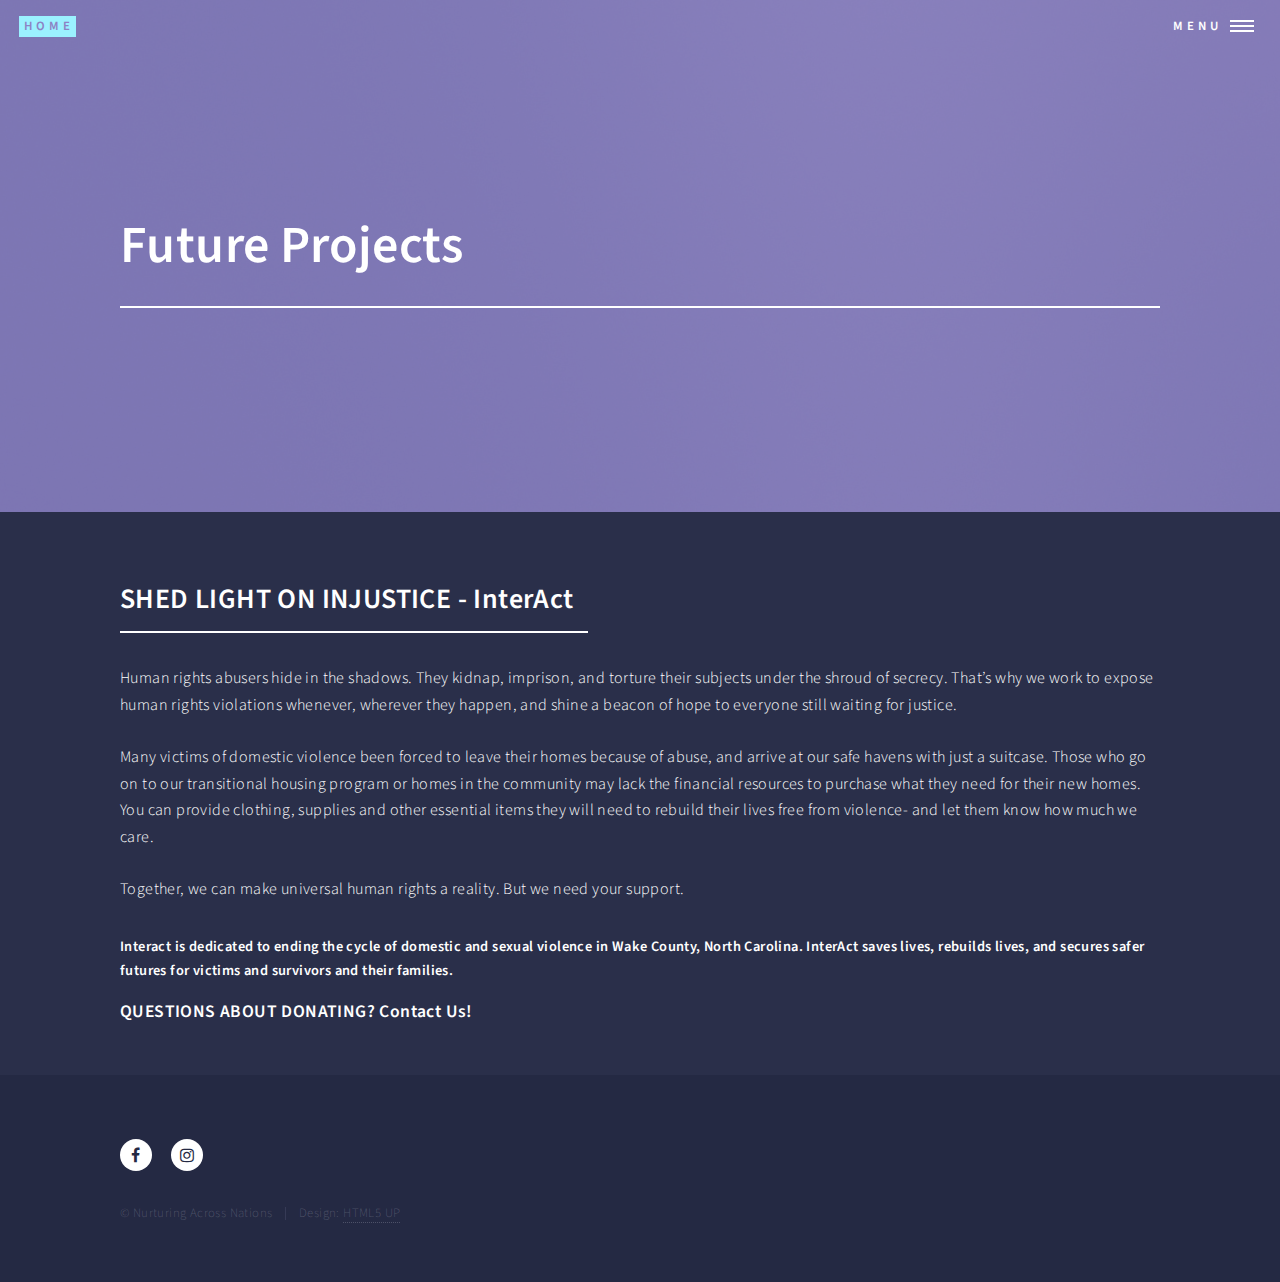
<file: futureProjects.html>
<!DOCTYPE HTML>
<!--
	Forty by HTML5 UP
	html5up.net | @ajlkn
	Free for personal and commercial use under the CCA 3.0 license (html5up.net/license)
-->
<html>
	<head>
		<title>Nurturing Across Nations</title>
		<meta charset="utf-8" />
		<meta name="viewport" content="width=device-width, initial-scale=1, user-scalable=no" />
		<link rel="stylesheet" href="assets/css/main.css" />
		<noscript><link rel="stylesheet" href="assets/css/noscript.css" /></noscript>
        <link rel="icon" href="images/globe.png">
	</head>
	<body class="is-preload">

		<!-- Wrapper -->
			<div id="wrapper">

				<!-- Header -->
				<!-- Note: The "styleN" class below should match that of the banner element. -->
					<header id="header" class="alt style2">
						<a href="index.html" class="logo"><strong>Home</strong></a>
						<nav>
							<a href="#menu">Menu</a>
						</nav>
					</header>

				<!-- Menu -->
					<nav id="menu">
						<ul class="links">
							<li><a href="index.html">Home</a></li>
							<li><a href="whoWeAre.html">Who We Are</a></li>
							<li><a href="pastProjects.html">Past Projects</a></li>
                            <li><a href="currentProjects.html">Present Projects</a></li>
							<li><a href="futureProjects.html">Future Projects</a></li>
                            <li><a href="team.html">Meet The Team</a></li>
						</ul>
<!--
						<ul class="actions stacked">
							<li><a href="#" class="button primary fit">Get Started</a></li>
							<li><a href="#" class="button fit">Log In</a></li>
						</ul>
-->
					</nav>

				<!-- Banner -->
				<!-- Note: The "styleN" class below should match that of the header element. -->
					<section id="banner" class="style2">
						<div class="inner">
							<span class="image">
								<img src="images/pic07.jpg" alt="" />
							</span>
							<header class="major">
								<h1>Future Projects</h1>
							</header>
							<div class="content">
								<p></p>
							</div>
						</div>
					</section>

				<!-- Main -->
					<div id="main">

						<!-- One -->
							
                        
                            <section id="one">
								<div class="inner">
									<header class="major">
										<h2>SHED LIGHT ON INJUSTICE - InterAct</h2>
									</header>
									<p>
                                    Human rights abusers hide in the shadows. They kidnap, imprison, and torture their subjects under the shroud of secrecy. That’s why we work to expose human rights violations whenever, wherever they happen, and shine a beacon of hope to everyone still waiting for justice. 
                                    <br><br>
                                    Many victims of domestic violence been forced to leave their homes because of abuse, and arrive at our safe havens with just a suitcase. Those who go on to our transitional housing program or homes in the community may lack the financial resources to purchase what they need for their new homes. You can provide clothing, supplies and other essential items they will need to rebuild their lives free from violence- and let them know how much we care.
                                    <br><br>
                                    Together, we can make universal human rights a reality. But we need your support. 
                                    <br>
                                    </p>
                                    <h5>Interact is dedicated to ending the cycle of domestic and sexual violence in Wake County, North Carolina. InterAct saves lives, rebuilds lives, and secures safer futures for victims and survivors and their families.</h5>
                                    <h4><a href="index.html#two">QUESTIONS ABOUT DONATING? Contact Us!</a></h4>
								</div>
							</section>

						<!-- Two -->
							

						<!-- Three -->
<!--
							<section id="three">
								<div class="inner">
									<header class="major">
										<h2>Massa libero</h2>
									</header>
									<p>Nullam et orci eu lorem consequat tincidunt vivamus et sagittis libero. Mauris aliquet magna magna sed nunc rhoncus pharetra. Pellentesque condimentum sem. In efficitur ligula tate urna. Maecenas laoreet massa vel lacinia pellentesque lorem ipsum dolor. Nullam et orci eu lorem consequat tincidunt. Vivamus et sagittis libero. Mauris aliquet magna magna sed nunc rhoncus amet pharetra et feugiat tempus.</p>
									<ul class="actions">
										<li><a href="generic.html" class="button next">Get Started</a></li>
									</ul>
								</div>
							</section>
-->

					</div>

				<!-- Contact -->
<!--
					<section id="contact">
						<div class="inner">
							<section>
								<form method="post" action="#">
									<div class="fields">
										<div class="field half">
											<label for="name">Name</label>
											<input type="text" name="name" id="name" />
										</div>
										<div class="field half">
											<label for="email">Email</label>
											<input type="text" name="email" id="email" />
										</div>
										<div class="field">
											<label for="message">Message</label>
											<textarea name="message" id="message" rows="6"></textarea>
										</div>
									</div>
									<ul class="actions">
										<li><input type="submit" value="Send Message" class="primary" /></li>
										<li><input type="reset" value="Clear" /></li>
									</ul>
								</form>
							</section>
							<section class="split">
								<section>
									<div class="contact-method">
										<span class="icon alt fa-envelope"></span>
										<h3>Email</h3>
										<a href="#">information@untitled.tld</a>
									</div>
								</section>
								<section>
									<div class="contact-method">
										<span class="icon alt fa-phone"></span>
										<h3>Phone</h3>
										<span>(000) 000-0000 x12387</span>
									</div>
								</section>
								<section>
									<div class="contact-method">
										<span class="icon alt fa-home"></span>
										<h3>Address</h3>
										<span>1234 Somewhere Road #5432<br />
										Nashville, TN 00000<br />
										United States of America</span>
									</div>
								</section>
							</section>
						</div>
					</section>
-->

				<!-- Footer -->
					<footer id="footer">
						<div class="inner">
							<ul class="icons">
<!--								<li><a href="#" class="icon alt fa-twitter"><span class="label">Twitter</span></a></li>-->
								<li><a href="#" class="icon alt fa-facebook"><span class="label">Facebook</span></a></li>
								<li><a href="https://www.instagram.com/nurturingacrossnations/" class="icon alt fa-instagram"><span class="label">Instagram</span></a></li>
<!--								<li><a href="#" class="icon alt fa-github"><span class="label">GitHub</span></a></li>-->
<!--								<li><a href="#" class="icon alt fa-linkedin"><span class="label">LinkedIn</span></a></li>-->
							</ul>
							<ul class="copyright">
								<li>&copy; Nurturing Across Nations</li><li>Design: <a href="https://html5up.net">HTML5 UP</a></li>
							</ul>
						</div>
					</footer>

			</div>

		<!-- Scripts -->
			<script src="assets/js/jquery.min.js"></script>
			<script src="assets/js/jquery.scrolly.min.js"></script>
			<script src="assets/js/jquery.scrollex.min.js"></script>
			<script src="assets/js/browser.min.js"></script>
			<script src="assets/js/breakpoints.min.js"></script>
			<script src="assets/js/util.js"></script>
			<script src="assets/js/main.js"></script>

	</body>
</html>
</file>
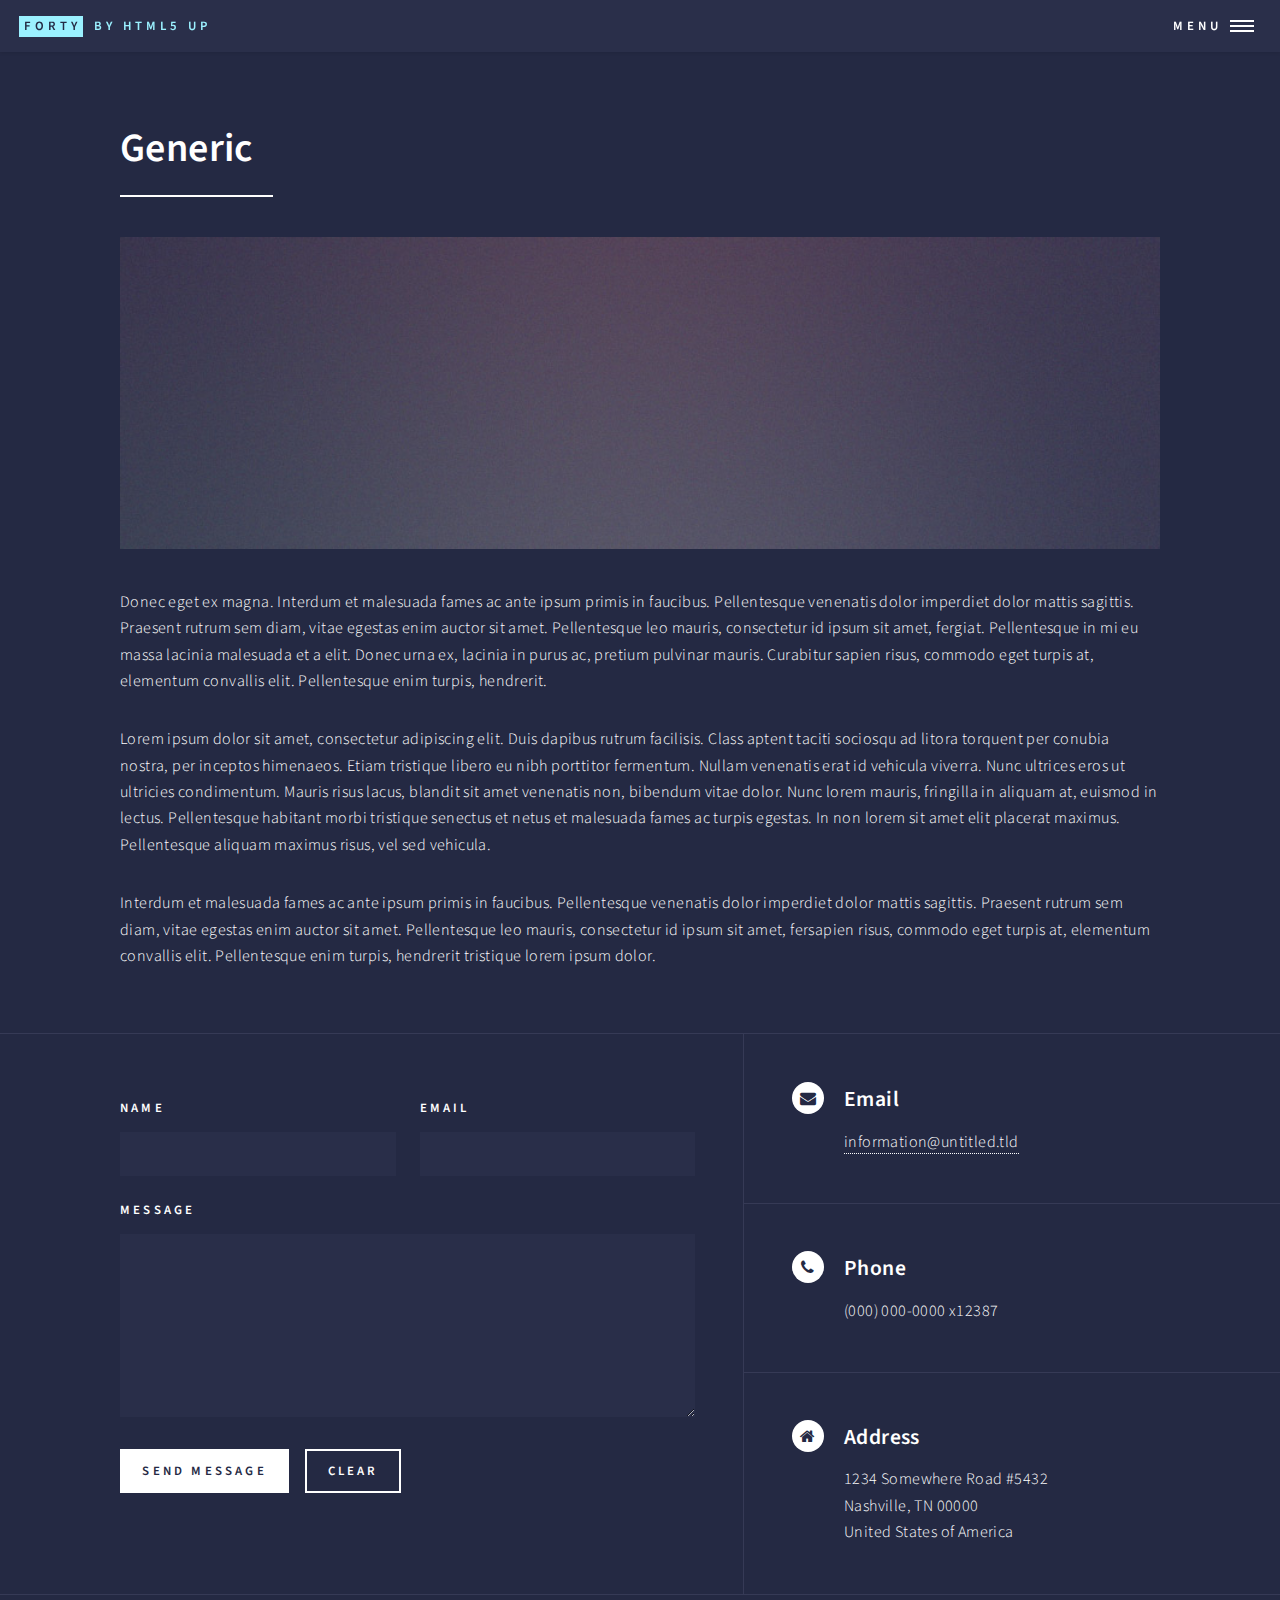
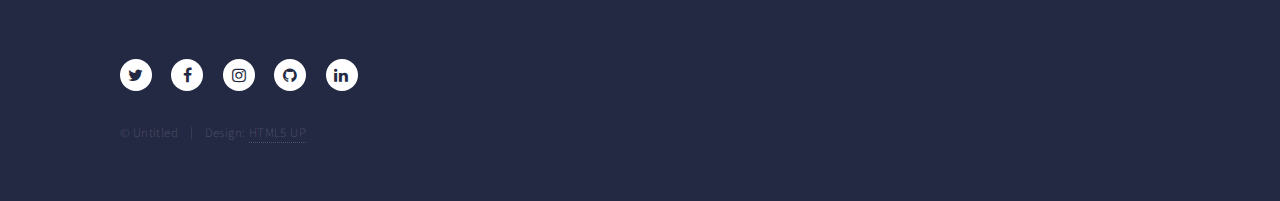
<file: generic.html>
<!DOCTYPE HTML>
<!--
	Forty by HTML5 UP
	html5up.net | @ajlkn
	Free for personal and commercial use under the CCA 3.0 license (html5up.net/license)
-->
<html>
	<head>
		<title>Generic - Forty by HTML5 UP</title>
		<meta charset="utf-8" />
		<meta name="viewport" content="width=device-width, initial-scale=1, user-scalable=no" />
		<link rel="stylesheet" href="assets/css/main.css" />
		<noscript><link rel="stylesheet" href="assets/css/noscript.css" /></noscript>
	</head>
	<body class="is-preload">

		<!-- Wrapper -->
			<div id="wrapper">

				<!-- Header -->
					<header id="header">
						<a href="index.html" class="logo"><strong>Forty</strong> <span>by HTML5 UP</span></a>
						<nav>
							<a href="#menu">Menu</a>
						</nav>
					</header>

				<!-- Menu -->
					<nav id="menu">
						<ul class="links">
							<li><a href="index.html">Home</a></li>
							<li><a href="landing.html">Landing</a></li>
							<li><a href="generic.html">Generic</a></li>
							<li><a href="elements.html">Elements</a></li>
						</ul>
						<ul class="actions stacked">
							<li><a href="#" class="button primary fit">Get Started</a></li>
							<li><a href="#" class="button fit">Log In</a></li>
						</ul>
					</nav>

				<!-- Main -->
					<div id="main" class="alt">

						<!-- One -->
							<section id="one">
								<div class="inner">
									<header class="major">
										<h1>Generic</h1>
									</header>
									<span class="image main"><img src="images/pic11.jpg" alt="" /></span>
									<p>Donec eget ex magna. Interdum et malesuada fames ac ante ipsum primis in faucibus. Pellentesque venenatis dolor imperdiet dolor mattis sagittis. Praesent rutrum sem diam, vitae egestas enim auctor sit amet. Pellentesque leo mauris, consectetur id ipsum sit amet, fergiat. Pellentesque in mi eu massa lacinia malesuada et a elit. Donec urna ex, lacinia in purus ac, pretium pulvinar mauris. Curabitur sapien risus, commodo eget turpis at, elementum convallis elit. Pellentesque enim turpis, hendrerit.</p>
									<p>Lorem ipsum dolor sit amet, consectetur adipiscing elit. Duis dapibus rutrum facilisis. Class aptent taciti sociosqu ad litora torquent per conubia nostra, per inceptos himenaeos. Etiam tristique libero eu nibh porttitor fermentum. Nullam venenatis erat id vehicula viverra. Nunc ultrices eros ut ultricies condimentum. Mauris risus lacus, blandit sit amet venenatis non, bibendum vitae dolor. Nunc lorem mauris, fringilla in aliquam at, euismod in lectus. Pellentesque habitant morbi tristique senectus et netus et malesuada fames ac turpis egestas. In non lorem sit amet elit placerat maximus. Pellentesque aliquam maximus risus, vel sed vehicula.</p>
									<p>Interdum et malesuada fames ac ante ipsum primis in faucibus. Pellentesque venenatis dolor imperdiet dolor mattis sagittis. Praesent rutrum sem diam, vitae egestas enim auctor sit amet. Pellentesque leo mauris, consectetur id ipsum sit amet, fersapien risus, commodo eget turpis at, elementum convallis elit. Pellentesque enim turpis, hendrerit tristique lorem ipsum dolor.</p>
								</div>
							</section>

					</div>

				<!-- Contact -->
					<section id="contact">
						<div class="inner">
							<section>
								<form method="post" action="#">
									<div class="fields">
										<div class="field half">
											<label for="name">Name</label>
											<input type="text" name="name" id="name" />
										</div>
										<div class="field half">
											<label for="email">Email</label>
											<input type="text" name="email" id="email" />
										</div>
										<div class="field">
											<label for="message">Message</label>
											<textarea name="message" id="message" rows="6"></textarea>
										</div>
									</div>
									<ul class="actions">
										<li><input type="submit" value="Send Message" class="primary" /></li>
										<li><input type="reset" value="Clear" /></li>
									</ul>
								</form>
							</section>
							<section class="split">
								<section>
									<div class="contact-method">
										<span class="icon alt fa-envelope"></span>
										<h3>Email</h3>
										<a href="#">information@untitled.tld</a>
									</div>
								</section>
								<section>
									<div class="contact-method">
										<span class="icon alt fa-phone"></span>
										<h3>Phone</h3>
										<span>(000) 000-0000 x12387</span>
									</div>
								</section>
								<section>
									<div class="contact-method">
										<span class="icon alt fa-home"></span>
										<h3>Address</h3>
										<span>1234 Somewhere Road #5432<br />
										Nashville, TN 00000<br />
										United States of America</span>
									</div>
								</section>
							</section>
						</div>
					</section>

				<!-- Footer -->
					<footer id="footer">
						<div class="inner">
							<ul class="icons">
								<li><a href="#" class="icon alt fa-twitter"><span class="label">Twitter</span></a></li>
								<li><a href="#" class="icon alt fa-facebook"><span class="label">Facebook</span></a></li>
								<li><a href="#" class="icon alt fa-instagram"><span class="label">Instagram</span></a></li>
								<li><a href="#" class="icon alt fa-github"><span class="label">GitHub</span></a></li>
								<li><a href="#" class="icon alt fa-linkedin"><span class="label">LinkedIn</span></a></li>
							</ul>
							<ul class="copyright">
								<li>&copy; Untitled</li><li>Design: <a href="https://html5up.net">HTML5 UP</a></li>
							</ul>
						</div>
					</footer>

			</div>

		<!-- Scripts -->
			<script src="assets/js/jquery.min.js"></script>
			<script src="assets/js/jquery.scrolly.min.js"></script>
			<script src="assets/js/jquery.scrollex.min.js"></script>
			<script src="assets/js/browser.min.js"></script>
			<script src="assets/js/breakpoints.min.js"></script>
			<script src="assets/js/util.js"></script>
			<script src="assets/js/main.js"></script>

	</body>
</html>
</file>
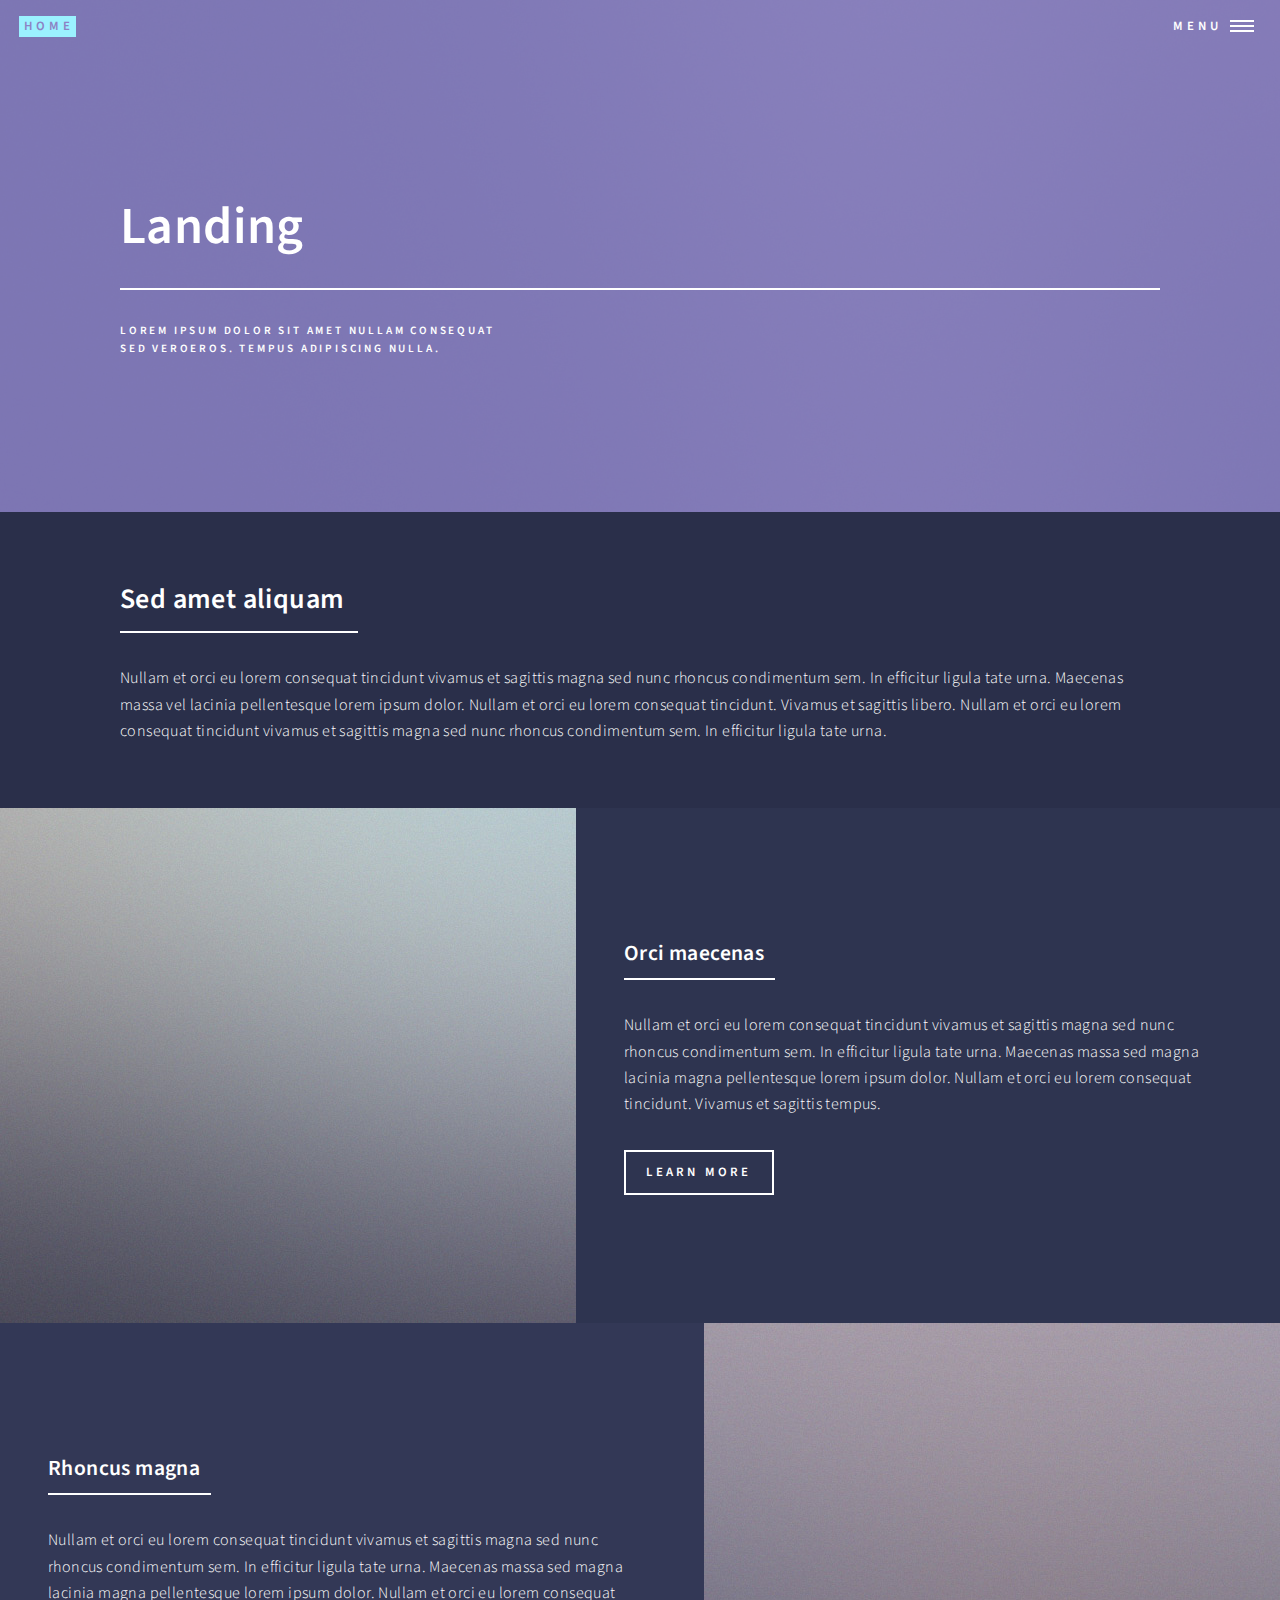
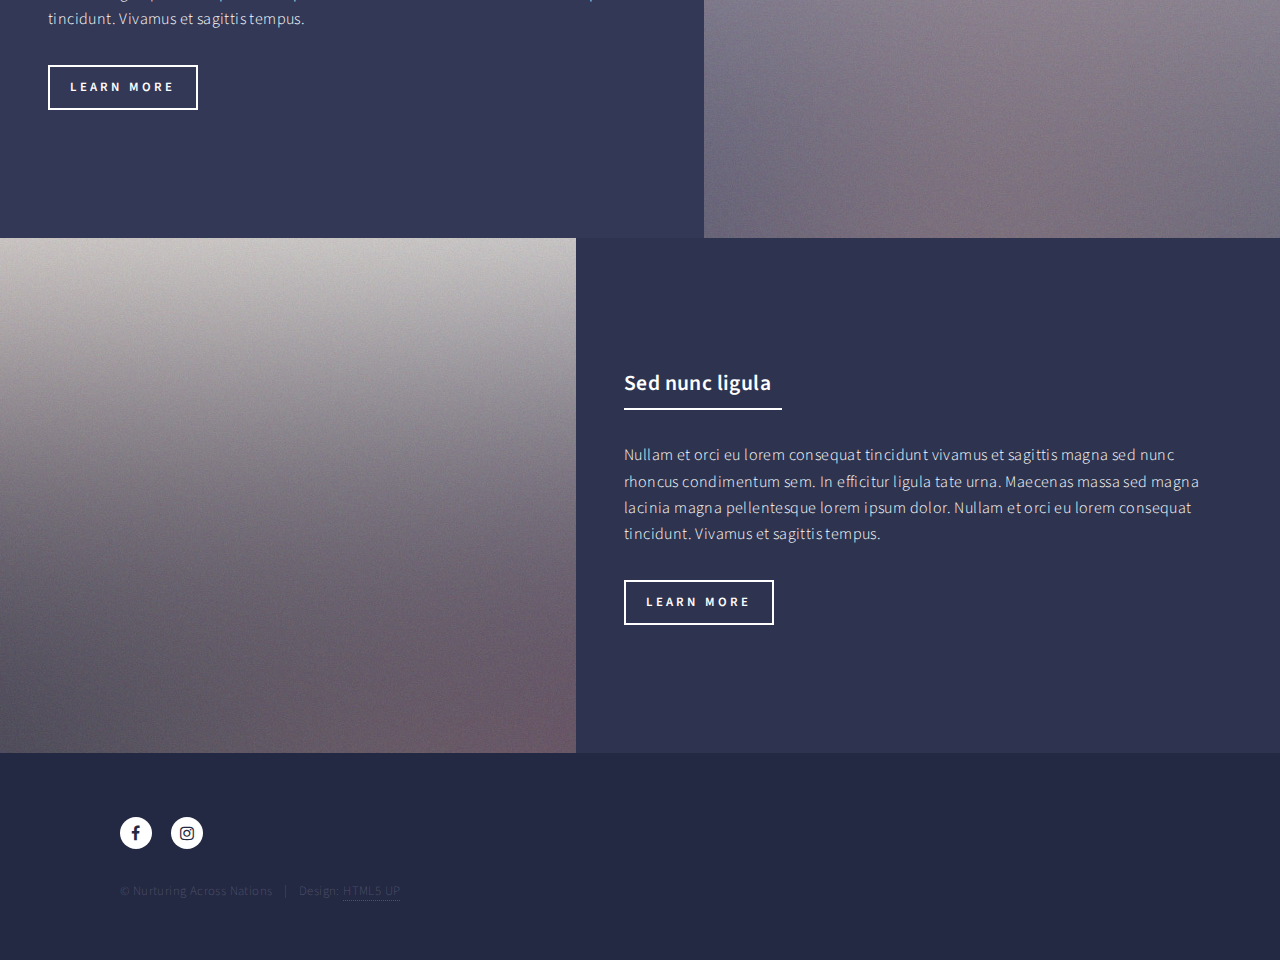
<file: landing.html>
<!DOCTYPE HTML>
<!--
	Forty by HTML5 UP
	html5up.net | @ajlkn
	Free for personal and commercial use under the CCA 3.0 license (html5up.net/license)
-->
<html>
	<head>
		<title>Nurturing Across Nations</title>
		<meta charset="utf-8" />
		<meta name="viewport" content="width=device-width, initial-scale=1, user-scalable=no" />
		<link rel="stylesheet" href="assets/css/main.css" />
		<noscript><link rel="stylesheet" href="assets/css/noscript.css" /></noscript>
	</head>
	<body class="is-preload">

		<!-- Wrapper -->
			<div id="wrapper">

				<!-- Header -->
				<!-- Note: The "styleN" class below should match that of the banner element. -->
					<header id="header" class="alt style2">
						<a href="index.html" class="logo"><strong>Home</strong></a>
						<nav>
							<a href="#menu">Menu</a>
						</nav>
					</header>

				<!-- Menu -->
					<nav id="menu">
						<ul class="links">
							<li><a href="index.html">Home</a></li>
							<li><a href="landing.html">Landing</a></li>
							<li><a href="generic.html">Generic</a></li>
							<li><a href="elements.html">Elements</a></li>
						</ul>
<!--
						<ul class="actions stacked">
							<li><a href="#" class="button primary fit">Get Started</a></li>
							<li><a href="#" class="button fit">Log In</a></li>
						</ul>
-->
					</nav>

				<!-- Banner -->
				<!-- Note: The "styleN" class below should match that of the header element. -->
					<section id="banner" class="style2">
						<div class="inner">
							<span class="image">
								<img src="images/pic07.jpg" alt="" />
							</span>
							<header class="major">
								<h1>Landing</h1>
							</header>
							<div class="content">
								<p>Lorem ipsum dolor sit amet nullam consequat<br />
								sed veroeros. tempus adipiscing nulla.</p>
							</div>
						</div>
					</section>

				<!-- Main -->
					<div id="main">

						<!-- One -->
							<section id="one">
								<div class="inner">
									<header class="major">
										<h2>Sed amet aliquam</h2>
									</header>
									<p>Nullam et orci eu lorem consequat tincidunt vivamus et sagittis magna sed nunc rhoncus condimentum sem. In efficitur ligula tate urna. Maecenas massa vel lacinia pellentesque lorem ipsum dolor. Nullam et orci eu lorem consequat tincidunt. Vivamus et sagittis libero. Nullam et orci eu lorem consequat tincidunt vivamus et sagittis magna sed nunc rhoncus condimentum sem. In efficitur ligula tate urna.</p>
								</div>
							</section>

						<!-- Two -->
							<section id="two" class="spotlights">
								<section>
									<a href="generic.html" class="image">
										<img src="images/pic08.jpg" alt="" data-position="center center" />
									</a>
									<div class="content">
										<div class="inner">
											<header class="major">
												<h3>Orci maecenas</h3>
											</header>
											<p>Nullam et orci eu lorem consequat tincidunt vivamus et sagittis magna sed nunc rhoncus condimentum sem. In efficitur ligula tate urna. Maecenas massa sed magna lacinia magna pellentesque lorem ipsum dolor. Nullam et orci eu lorem consequat tincidunt. Vivamus et sagittis tempus.</p>
											<ul class="actions">
												<li><a href="generic.html" class="button">Learn more</a></li>
											</ul>
										</div>
									</div>
								</section>
								<section>
									<a href="generic.html" class="image">
										<img src="images/pic09.jpg" alt="" data-position="top center" />
									</a>
									<div class="content">
										<div class="inner">
											<header class="major">
												<h3>Rhoncus magna</h3>
											</header>
											<p>Nullam et orci eu lorem consequat tincidunt vivamus et sagittis magna sed nunc rhoncus condimentum sem. In efficitur ligula tate urna. Maecenas massa sed magna lacinia magna pellentesque lorem ipsum dolor. Nullam et orci eu lorem consequat tincidunt. Vivamus et sagittis tempus.</p>
											<ul class="actions">
												<li><a href="generic.html" class="button">Learn more</a></li>
											</ul>
										</div>
									</div>
								</section>
								<section>
									<a href="generic.html" class="image">
										<img src="images/pic10.jpg" alt="" data-position="25% 25%" />
									</a>
									<div class="content">
										<div class="inner">
											<header class="major">
												<h3>Sed nunc ligula</h3>
											</header>
											<p>Nullam et orci eu lorem consequat tincidunt vivamus et sagittis magna sed nunc rhoncus condimentum sem. In efficitur ligula tate urna. Maecenas massa sed magna lacinia magna pellentesque lorem ipsum dolor. Nullam et orci eu lorem consequat tincidunt. Vivamus et sagittis tempus.</p>
											<ul class="actions">
												<li><a href="generic.html" class="button">Learn more</a></li>
											</ul>
										</div>
									</div>
								</section>
							</section>

						<!-- Three -->
<!--
							<section id="three">
								<div class="inner">
									<header class="major">
										<h2>Massa libero</h2>
									</header>
									<p>Nullam et orci eu lorem consequat tincidunt vivamus et sagittis libero. Mauris aliquet magna magna sed nunc rhoncus pharetra. Pellentesque condimentum sem. In efficitur ligula tate urna. Maecenas laoreet massa vel lacinia pellentesque lorem ipsum dolor. Nullam et orci eu lorem consequat tincidunt. Vivamus et sagittis libero. Mauris aliquet magna magna sed nunc rhoncus amet pharetra et feugiat tempus.</p>
									<ul class="actions">
										<li><a href="generic.html" class="button next">Get Started</a></li>
									</ul>
								</div>
							</section>
-->

					</div>

				<!-- Contact -->
<!--
					<section id="contact">
						<div class="inner">
							<section>
								<form method="post" action="#">
									<div class="fields">
										<div class="field half">
											<label for="name">Name</label>
											<input type="text" name="name" id="name" />
										</div>
										<div class="field half">
											<label for="email">Email</label>
											<input type="text" name="email" id="email" />
										</div>
										<div class="field">
											<label for="message">Message</label>
											<textarea name="message" id="message" rows="6"></textarea>
										</div>
									</div>
									<ul class="actions">
										<li><input type="submit" value="Send Message" class="primary" /></li>
										<li><input type="reset" value="Clear" /></li>
									</ul>
								</form>
							</section>
							<section class="split">
								<section>
									<div class="contact-method">
										<span class="icon alt fa-envelope"></span>
										<h3>Email</h3>
										<a href="#">information@untitled.tld</a>
									</div>
								</section>
								<section>
									<div class="contact-method">
										<span class="icon alt fa-phone"></span>
										<h3>Phone</h3>
										<span>(000) 000-0000 x12387</span>
									</div>
								</section>
								<section>
									<div class="contact-method">
										<span class="icon alt fa-home"></span>
										<h3>Address</h3>
										<span>1234 Somewhere Road #5432<br />
										Nashville, TN 00000<br />
										United States of America</span>
									</div>
								</section>
							</section>
						</div>
					</section>
-->

				<!-- Footer -->
					<footer id="footer">
						<div class="inner">
							<ul class="icons">
<!--								<li><a href="#" class="icon alt fa-twitter"><span class="label">Twitter</span></a></li>-->
								<li><a href="#" class="icon alt fa-facebook"><span class="label">Facebook</span></a></li>
								<li><a href="https://www.instagram.com/nurturingacrossnations/" class="icon alt fa-instagram"><span class="label">Instagram</span></a></li>
<!--								<li><a href="#" class="icon alt fa-github"><span class="label">GitHub</span></a></li>-->
<!--								<li><a href="#" class="icon alt fa-linkedin"><span class="label">LinkedIn</span></a></li>-->
							</ul>
							<ul class="copyright">
								<li>&copy; Nurturing Across Nations</li><li>Design: <a href="https://html5up.net">HTML5 UP</a></li>
							</ul>
						</div>
					</footer>

			</div>

		<!-- Scripts -->
			<script src="assets/js/jquery.min.js"></script>
			<script src="assets/js/jquery.scrolly.min.js"></script>
			<script src="assets/js/jquery.scrollex.min.js"></script>
			<script src="assets/js/browser.min.js"></script>
			<script src="assets/js/breakpoints.min.js"></script>
			<script src="assets/js/util.js"></script>
			<script src="assets/js/main.js"></script>

	</body>
</html>
</file>
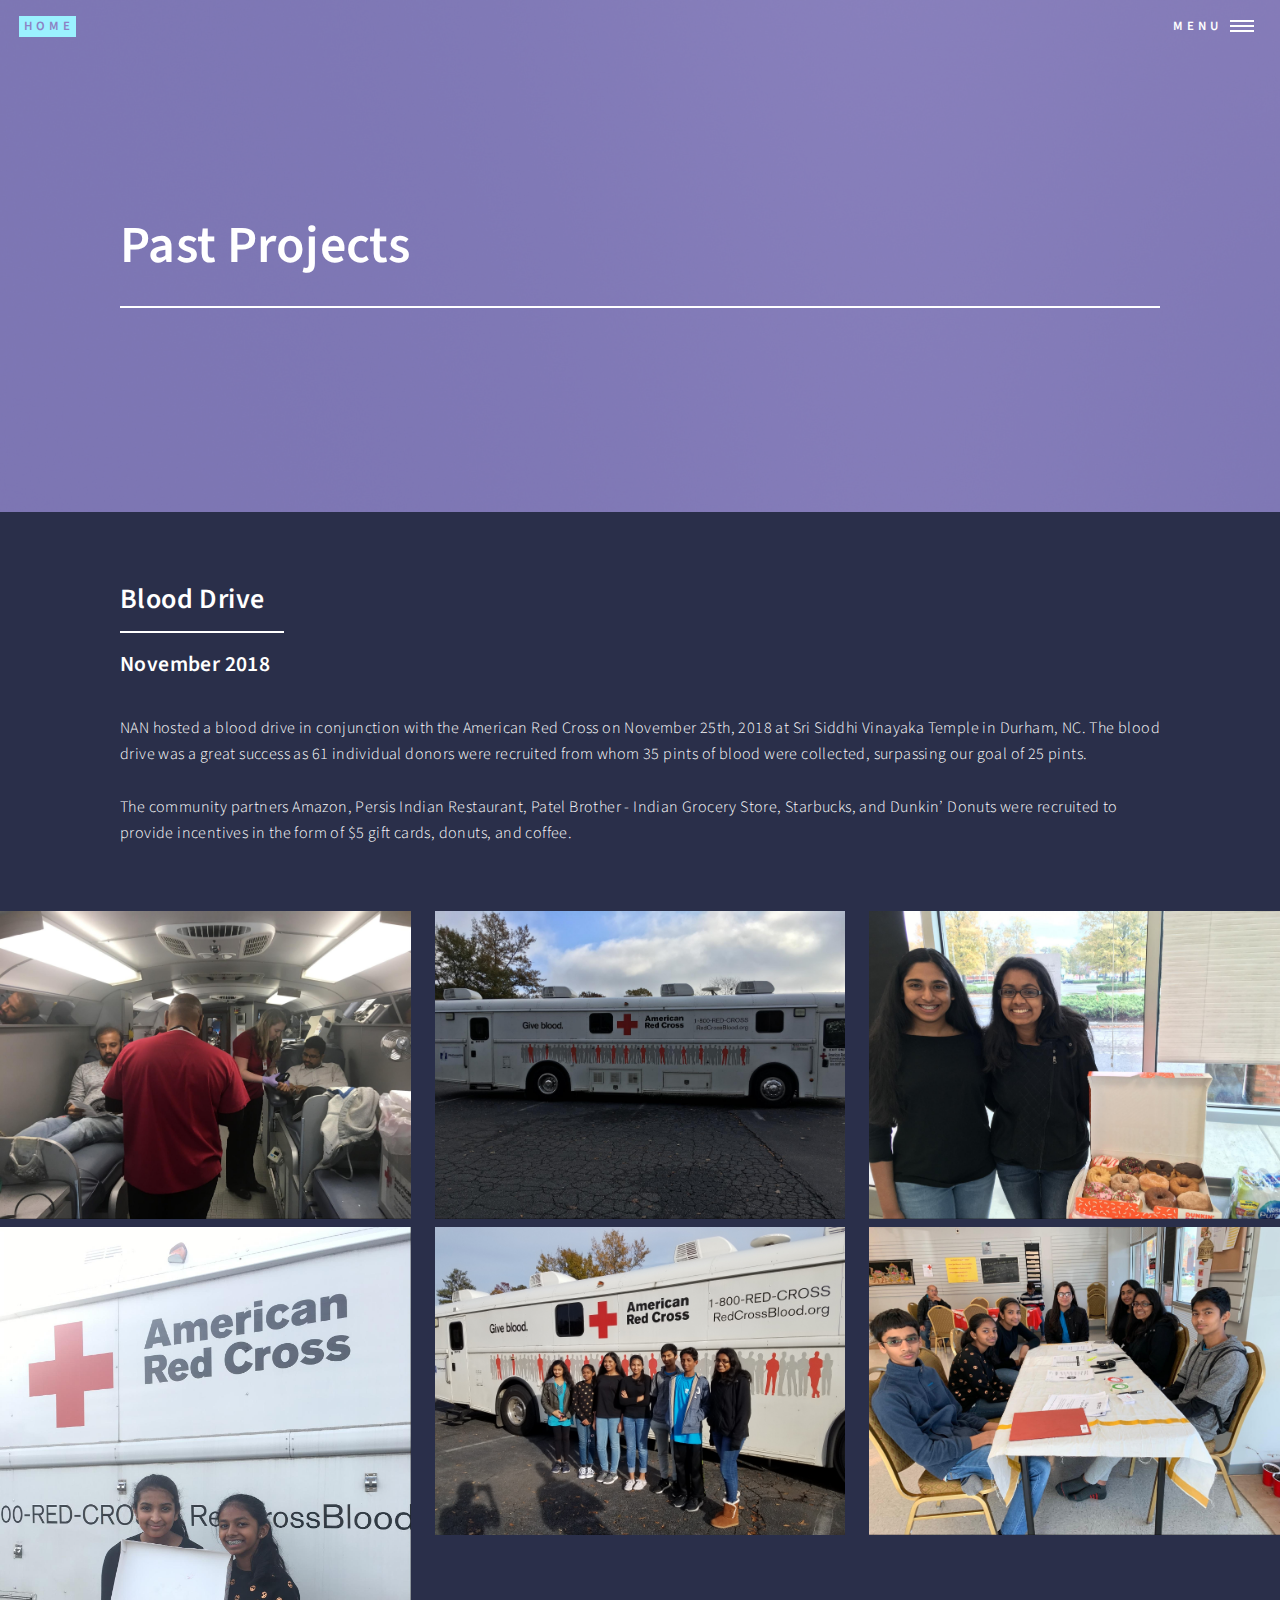
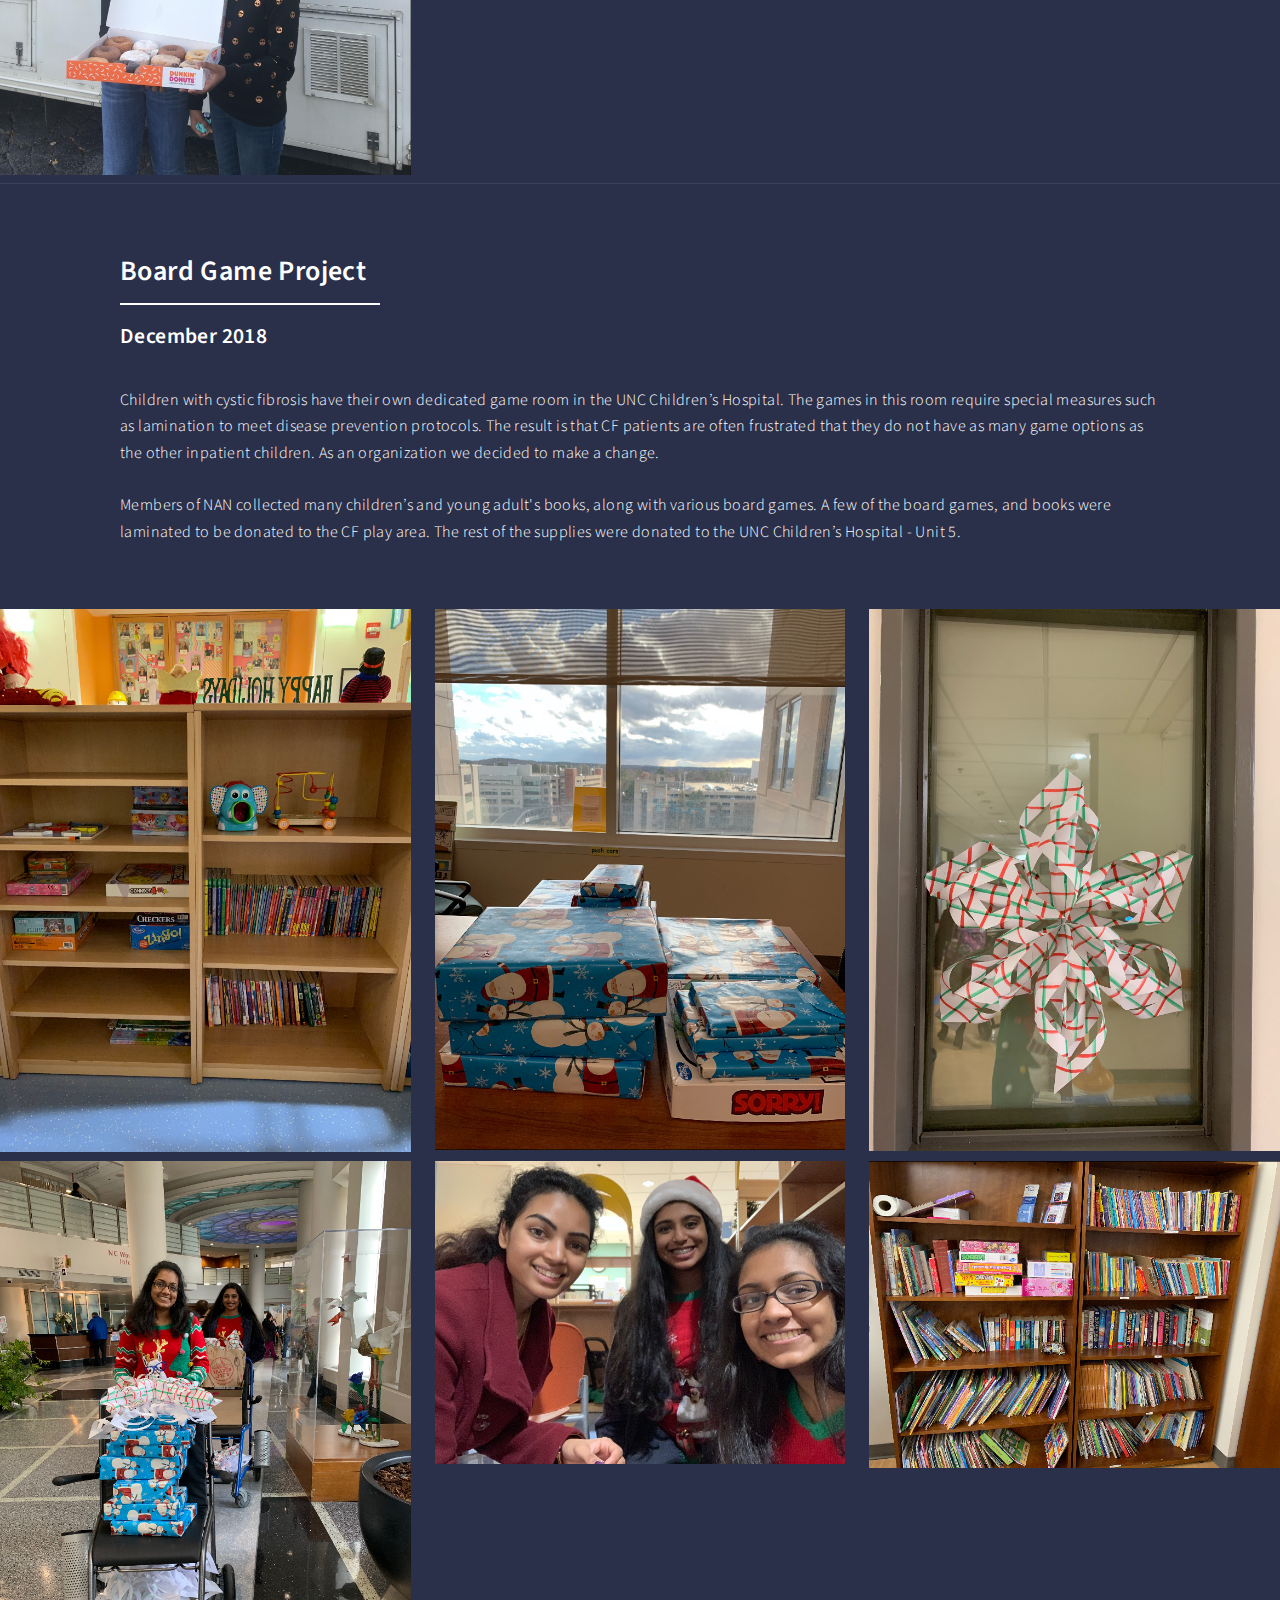
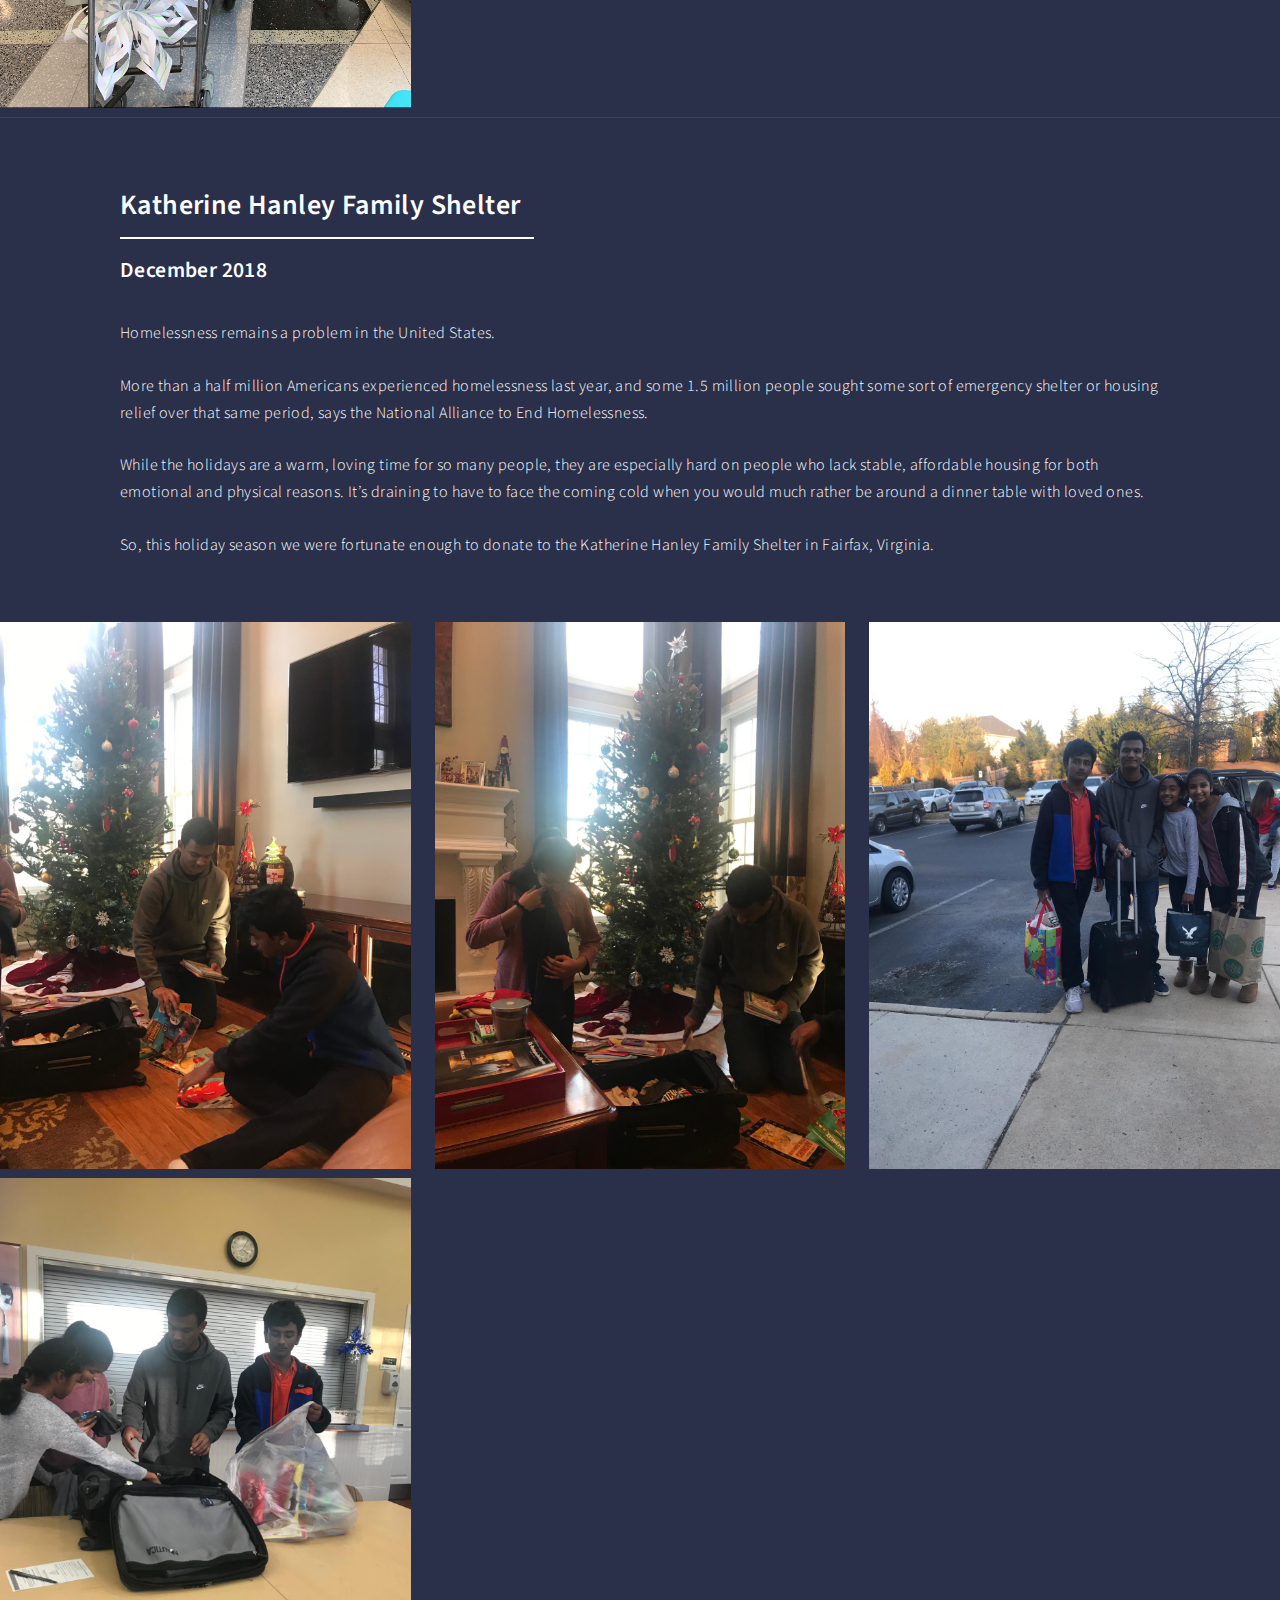
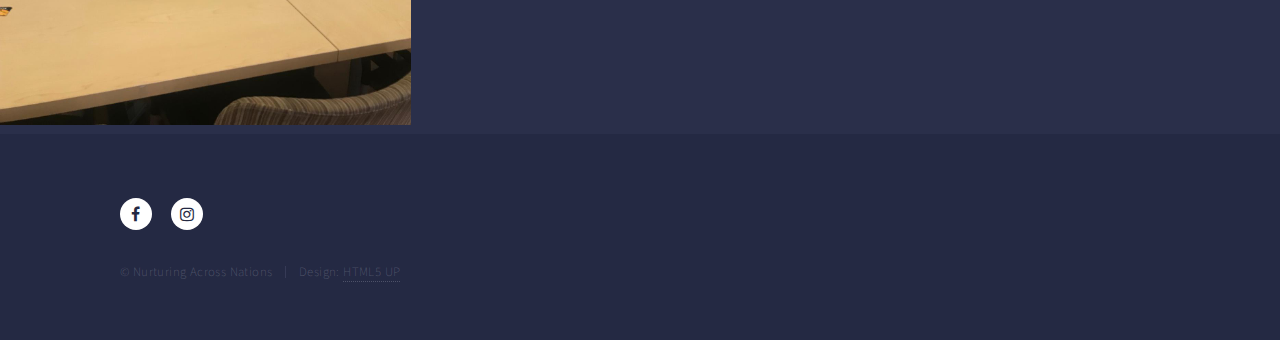
<file: pastProjects.html>
<!DOCTYPE HTML>
<!--
	Forty by HTML5 UP
	html5up.net | @ajlkn
	Free for personal and commercial use under the CCA 3.0 license (html5up.net/license)
-->
<html>
	<head>
		<title>Nurturing Across Nations</title>
		<meta charset="utf-8" />
		<meta name="viewport" content="width=device-width, initial-scale=1, user-scalable=no" />
		<link rel="stylesheet" href="assets/css/main.css" />
		<noscript><link rel="stylesheet" href="assets/css/noscript.css" /></noscript>
        <link rel="icon" href="images/globe.png">
	</head>
	<body class="is-preload">

		<!-- Wrapper -->
			<div id="wrapper">

				<!-- Header -->
				<!-- Note: The "styleN" class below should match that of the banner element. -->
					<header id="header" class="alt style2">
						<a href="index.html" class="logo"><strong>Home</strong></a>
						<nav>
							<a href="#menu">Menu</a>
						</nav>
					</header>

				<!-- Menu -->
					<nav id="menu">
						<ul class="links">
							<li><a href="index.html">Home</a></li>
							<li><a href="whoWeAre.html">Who We Are</a></li>
							<li><a href="pastProjects.html">Past Projects</a></li>
                            <li><a href="currentProjects.html">Present Projects</a></li>
							<li><a href="futureProjects.html">Future Projects</a></li>
                            <li><a href="team.html">Meet The Team</a></li>
						</ul>
<!--
						<ul class="actions stacked">
							<li><a href="#" class="button primary fit">Get Started</a></li>
							<li><a href="#" class="button fit">Log In</a></li>
						</ul>
-->
					</nav>

				<!-- Banner -->
				<!-- Note: The "styleN" class below should match that of the header element. -->
					<section id="banner" class="style2">
						<div class="inner">
							<span class="image">
								<img src="images/pic07.jpg" alt="" />
							</span>
							<header class="major">
								<h1>Past Projects</h1>
							</header>
							<div class="content">
								<p></p>
							</div>
						</div>
					</section>

				<!-- Main -->
					<div id="main">

						<!-- One -->
							<section id="one">
								<div class="inner">
									<header class="major">
										<h2>Blood Drive</h2>
                                        <h3>November 2018</h3>
									</header>
									<p>
                                    NAN hosted a blood drive in conjunction with the American Red Cross on November 25th, 2018 at Sri Siddhi Vinayaka Temple in Durham, NC. The blood drive was a great success as 61 individual donors were recruited from whom 35 pints of blood were collected, surpassing our goal of 25 pints. 
                                    <br> <br>
                                    The community partners Amazon, Persis Indian Restaurant, Patel Brother - Indian Grocery Store, Starbucks, and Dunkin’ Donuts were recruited to provide incentives in the form of $5 gift cards, donuts, and coffee.
                                    </p>
								</div>
                                <div class="row">
                                  <div class="column">
                                    <img src="images/Blood_Drive/bd01.jpg" alt="Snow" style="width:100%">
                                  </div>
                                  <div class="column">
                                    <img src="images/Blood_Drive/bd02.jpg" alt="Forest" style="width:100%">
                                  </div>
                                  <div class="column">
                                    <img src="images/Blood_Drive/bd03.jpg" alt="Mountains" style="width:100%">
                                  </div>
                                </div>
                                <div class="row">
                                  <div class="column">
                                    <img src="images/Blood_Drive/bd04.jpg" alt="Snow" style="width:100%">
                                  </div>
                                  <div class="column">
                                    <img src="images/Blood_Drive/bd05.jpg" alt="Forest" style="width:100%">
                                  </div>
                                  <div class="column">
                                    <img src="images/Blood_Drive/bd06.jpg" alt="Mountains" style="width:100%">
                                  </div>
                                </div>
							</section>
                        
                            <section id="one">
								<div class="inner">
									<header class="major">
										<h2>Board Game Project</h2>
                                        <h3>December 2018</h3>
									</header>
									<p>
                                    Children with cystic fibrosis have their own dedicated game room in the UNC Children’s Hospital. The games in this room require special measures such as lamination to meet disease prevention protocols. The result is that CF patients are often frustrated that they do not have as many game options as the other inpatient children. As an organization we decided to make a change. 
                                    <br> <br>   
                                    Members of NAN collected many children’s and young adult's books, along with various board games. A few of the board games, and books were laminated to be donated to the CF play area. The rest of the supplies were donated to the UNC Children’s Hospital - Unit 5.  
                                    </p>
								</div>
                                <div class="row">
                                  <div class="column">
                                    <img src="images/Board_Game_Project/bgp01.jpg" alt="Snow" style="width:100%">
                                  </div>
                                  <div class="column">
                                    <img src="images/Board_Game_Project/bgp06.jpg" alt="Forest" style="width:100%">
                                  </div>
                                  <div class="column">
                                    <img src="images/Board_Game_Project/bgp03.jpg" alt="Mountains" style="width:100%">
                                  </div>
                                </div>
                                <div class="row">
                                  <div class="column">
                                    <img src="images/Board_Game_Project/bgp04.jpg" alt="Snow" style="width:100%">
                                  </div>
                                  <div class="column">
                                    <img src="images/Board_Game_Project/bgp02.jpg" alt="Forest" style="width:100%">
                                  </div>
                                  <div class="column">
                                    <img src="images/Board_Game_Project/bgp05.jpg" alt="Mountains" style="width:100%">
                                  </div>
                                </div>
							</section>
                        
                            <section id="one">
								<div class="inner">
									<header class="major">
										<h2>Katherine Hanley Family Shelter</h2>
                                        <h3>December 2018</h3>
									</header>
									<p>
                                        Homelessness remains a problem in the United States.
                                        <br><br>
                                        More than a half million Americans experienced homelessness last year, and some 1.5 million people sought some sort of emergency shelter or housing relief over that same period, says the National Alliance to End Homelessness.
                                        <br><br>
                                        While the holidays are a warm, loving time for so many people, they are especially hard on people who lack stable, affordable housing for both emotional and physical reasons. It’s draining to have to face the coming cold when you would much rather be around a dinner table with loved ones.
                                        <br><br>
                                        So, this holiday season we were fortunate enough to donate to the Katherine Hanley Family Shelter in Fairfax, Virginia.  
                                    </p>
								</div>
                                <div class="row">
                                  <div class="column">
                                    <img src="images/VA_Shelter/vs01.jpeg" alt="Snow" style="width:100%">
                                  </div>
                                  <div class="column">
                                    <img src="images/VA_Shelter/vs02.jpeg" alt="Forest" style="width:100%">
                                  </div>
                                  <div class="column">
                                    <img src="images/VA_Shelter/vs03.jpeg" alt="Mountains" style="width:100%">
                                  </div>
                                </div>
                                <div class="row">
                                  <div class="column">
                                    <img src="images/VA_Shelter/vs04.jpeg" alt="Snow" style="width:100%">
                                  </div>
                                </div>
							</section>

						<!-- Two -->
							

						<!-- Three -->
<!--
							<section id="three">
								<div class="inner">
									<header class="major">
										<h2>Massa libero</h2>
									</header>
									<p>Nullam et orci eu lorem consequat tincidunt vivamus et sagittis libero. Mauris aliquet magna magna sed nunc rhoncus pharetra. Pellentesque condimentum sem. In efficitur ligula tate urna. Maecenas laoreet massa vel lacinia pellentesque lorem ipsum dolor. Nullam et orci eu lorem consequat tincidunt. Vivamus et sagittis libero. Mauris aliquet magna magna sed nunc rhoncus amet pharetra et feugiat tempus.</p>
									<ul class="actions">
										<li><a href="generic.html" class="button next">Get Started</a></li>
									</ul>
								</div>
							</section>
-->

					</div>

				<!-- Contact -->
<!--
					<section id="contact">
						<div class="inner">
							<section>
								<form method="post" action="#">
									<div class="fields">
										<div class="field half">
											<label for="name">Name</label>
											<input type="text" name="name" id="name" />
										</div>
										<div class="field half">
											<label for="email">Email</label>
											<input type="text" name="email" id="email" />
										</div>
										<div class="field">
											<label for="message">Message</label>
											<textarea name="message" id="message" rows="6"></textarea>
										</div>
									</div>
									<ul class="actions">
										<li><input type="submit" value="Send Message" class="primary" /></li>
										<li><input type="reset" value="Clear" /></li>
									</ul>
								</form>
							</section>
							<section class="split">
								<section>
									<div class="contact-method">
										<span class="icon alt fa-envelope"></span>
										<h3>Email</h3>
										<a href="#">information@untitled.tld</a>
									</div>
								</section>
								<section>
									<div class="contact-method">
										<span class="icon alt fa-phone"></span>
										<h3>Phone</h3>
										<span>(000) 000-0000 x12387</span>
									</div>
								</section>
								<section>
									<div class="contact-method">
										<span class="icon alt fa-home"></span>
										<h3>Address</h3>
										<span>1234 Somewhere Road #5432<br />
										Nashville, TN 00000<br />
										United States of America</span>
									</div>
								</section>
							</section>
						</div>
					</section>
-->

				<!-- Footer -->
					<footer id="footer">
						<div class="inner">
							<ul class="icons">
<!--								<li><a href="#" class="icon alt fa-twitter"><span class="label">Twitter</span></a></li>-->
								<li><a href="#" class="icon alt fa-facebook"><span class="label">Facebook</span></a></li>
								<li><a href="https://www.instagram.com/nurturingacrossnations/" class="icon alt fa-instagram"><span class="label">Instagram</span></a></li>
<!--								<li><a href="#" class="icon alt fa-github"><span class="label">GitHub</span></a></li>-->
<!--								<li><a href="#" class="icon alt fa-linkedin"><span class="label">LinkedIn</span></a></li>-->
							</ul>
							<ul class="copyright">
								<li>&copy; Nurturing Across Nations</li><li>Design: <a href="https://html5up.net">HTML5 UP</a></li>
							</ul>
						</div>
					</footer>

			</div>

		<!-- Scripts -->
			<script src="assets/js/jquery.min.js"></script>
			<script src="assets/js/jquery.scrolly.min.js"></script>
			<script src="assets/js/jquery.scrollex.min.js"></script>
			<script src="assets/js/browser.min.js"></script>
			<script src="assets/js/breakpoints.min.js"></script>
			<script src="assets/js/util.js"></script>
			<script src="assets/js/main.js"></script>

	</body>
</html>
</file>
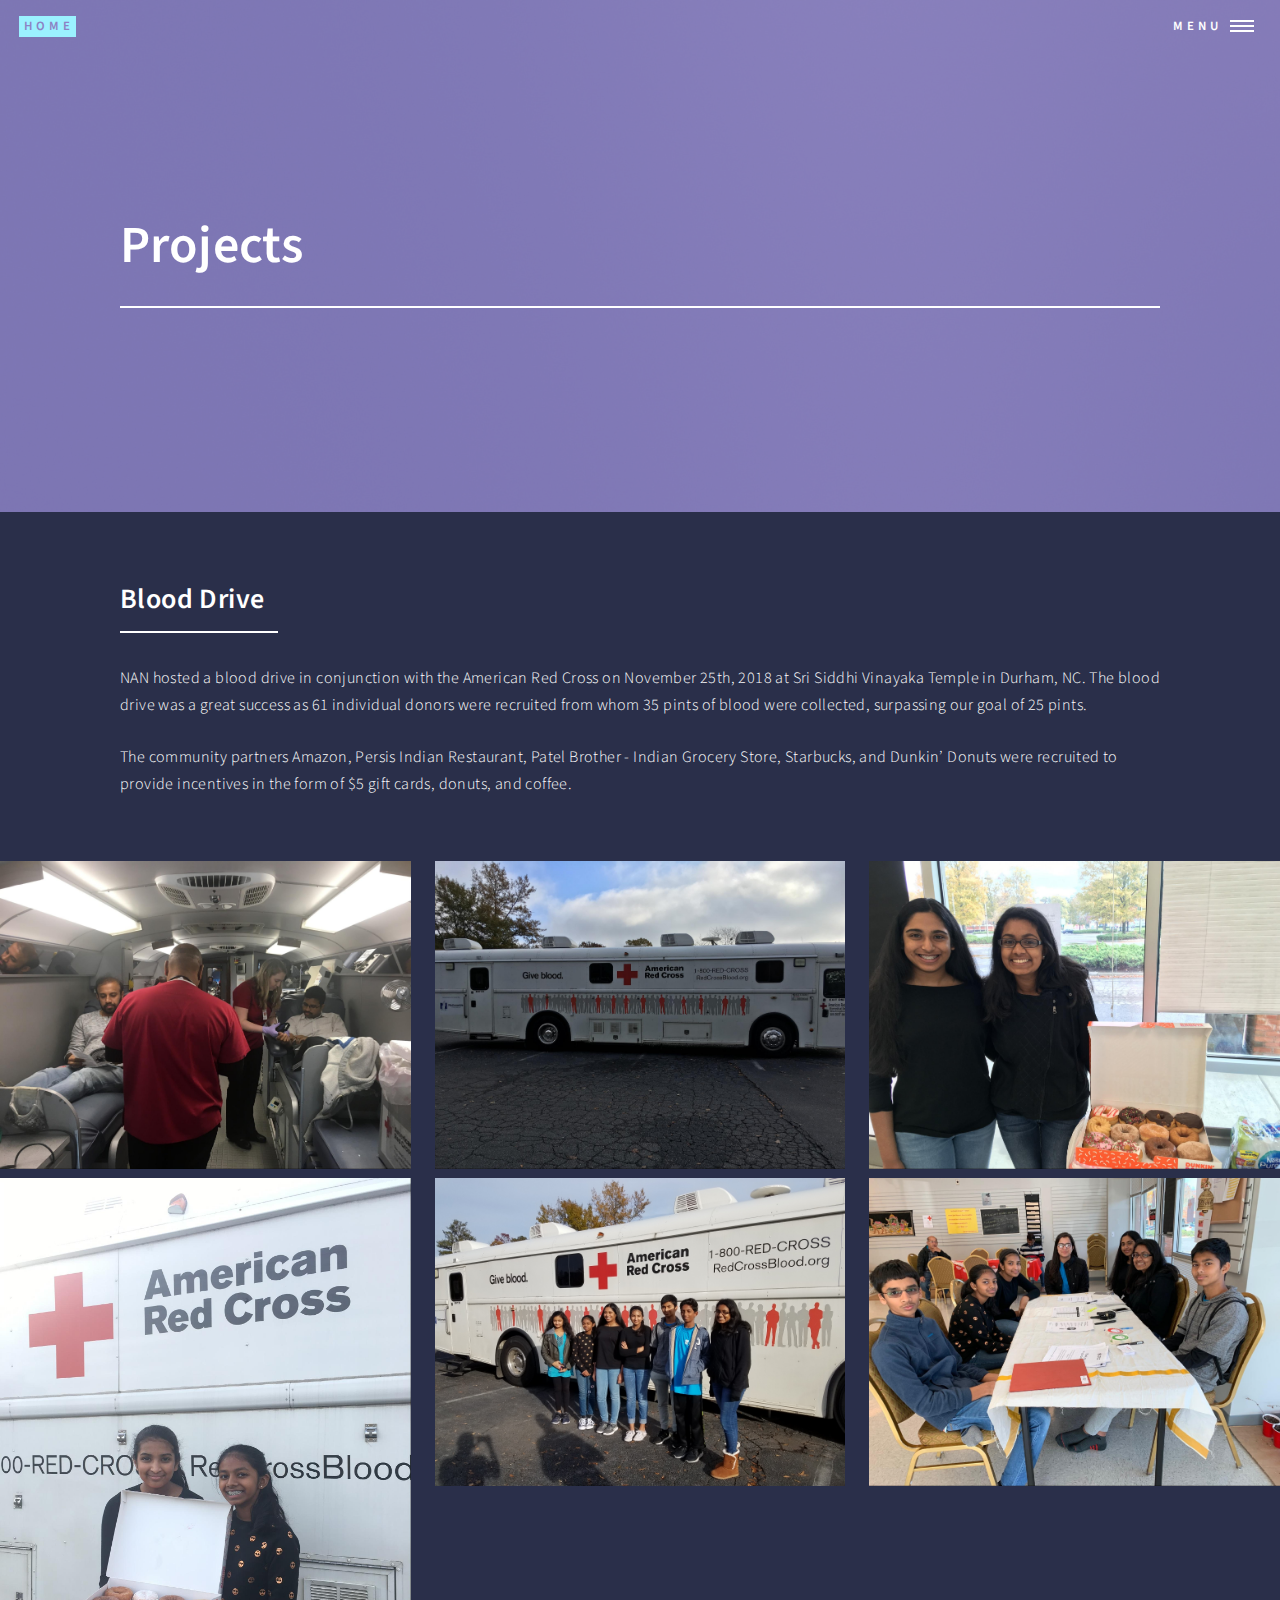
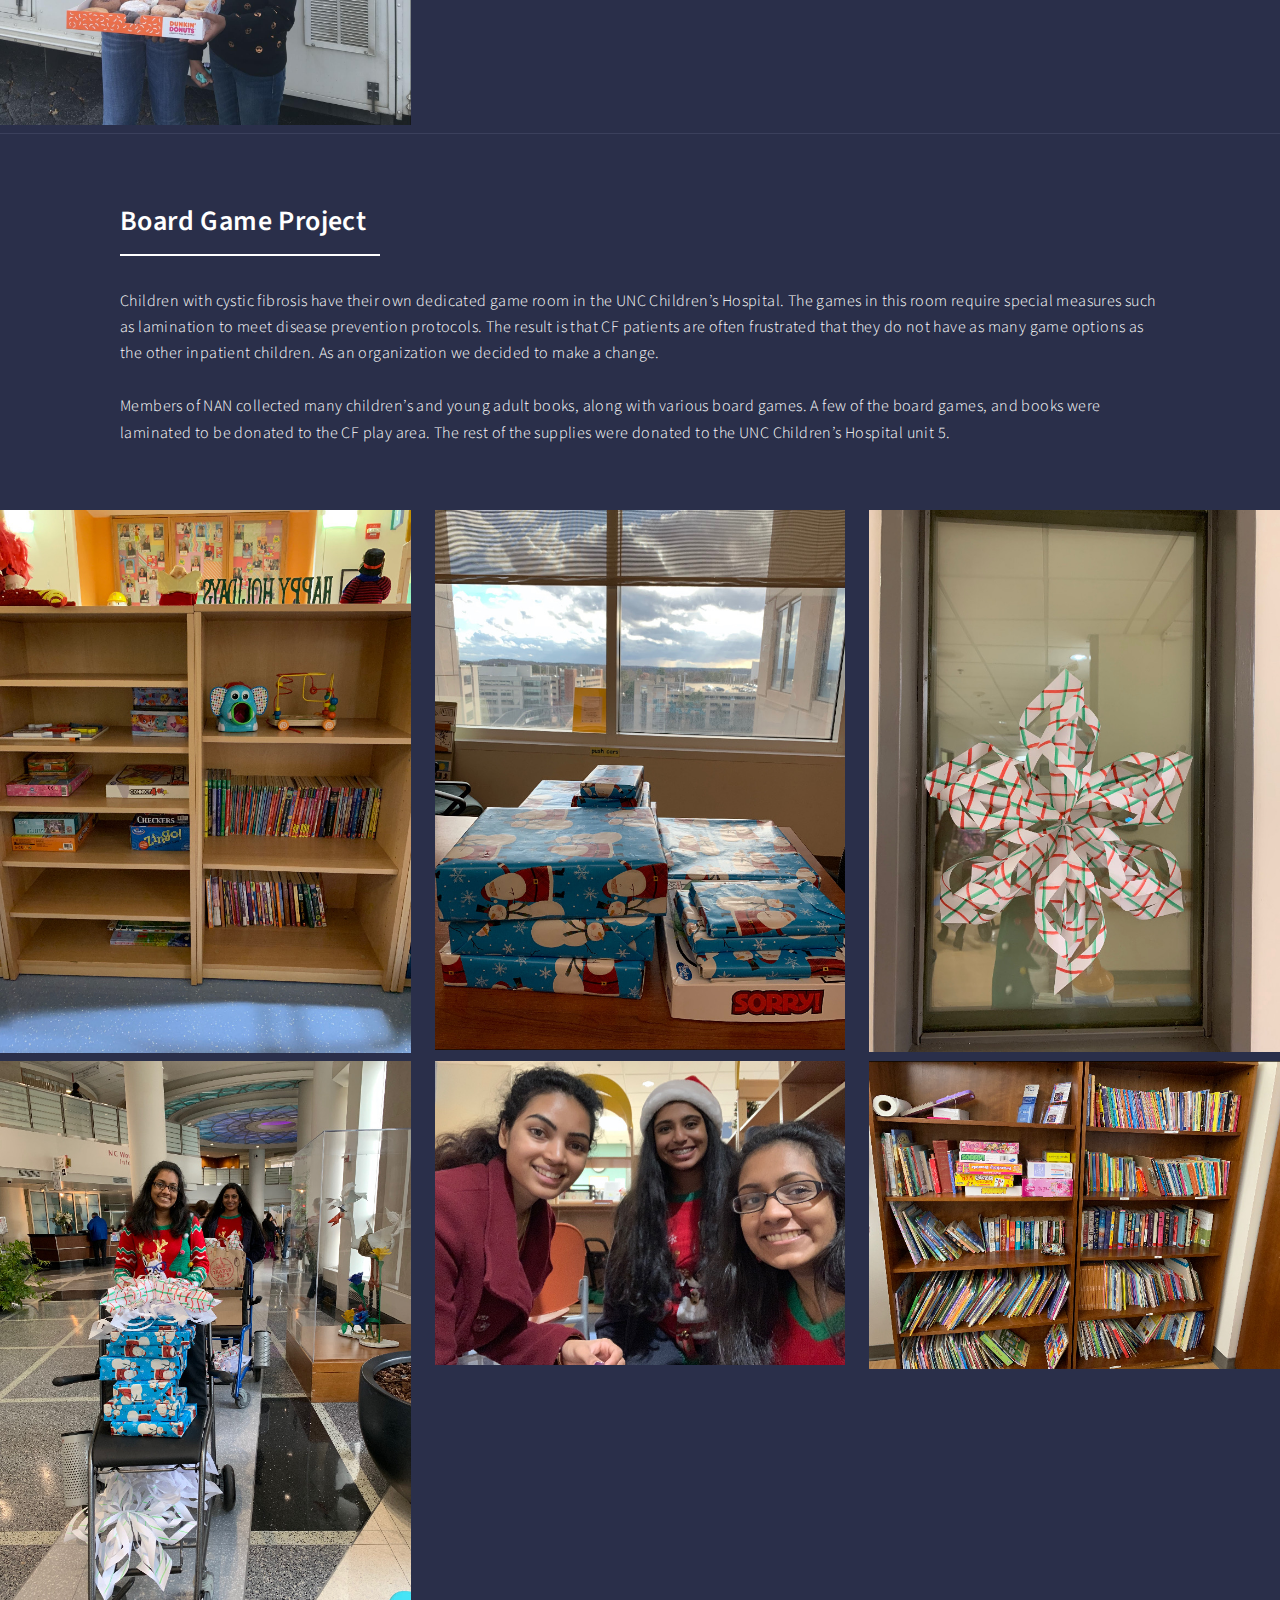
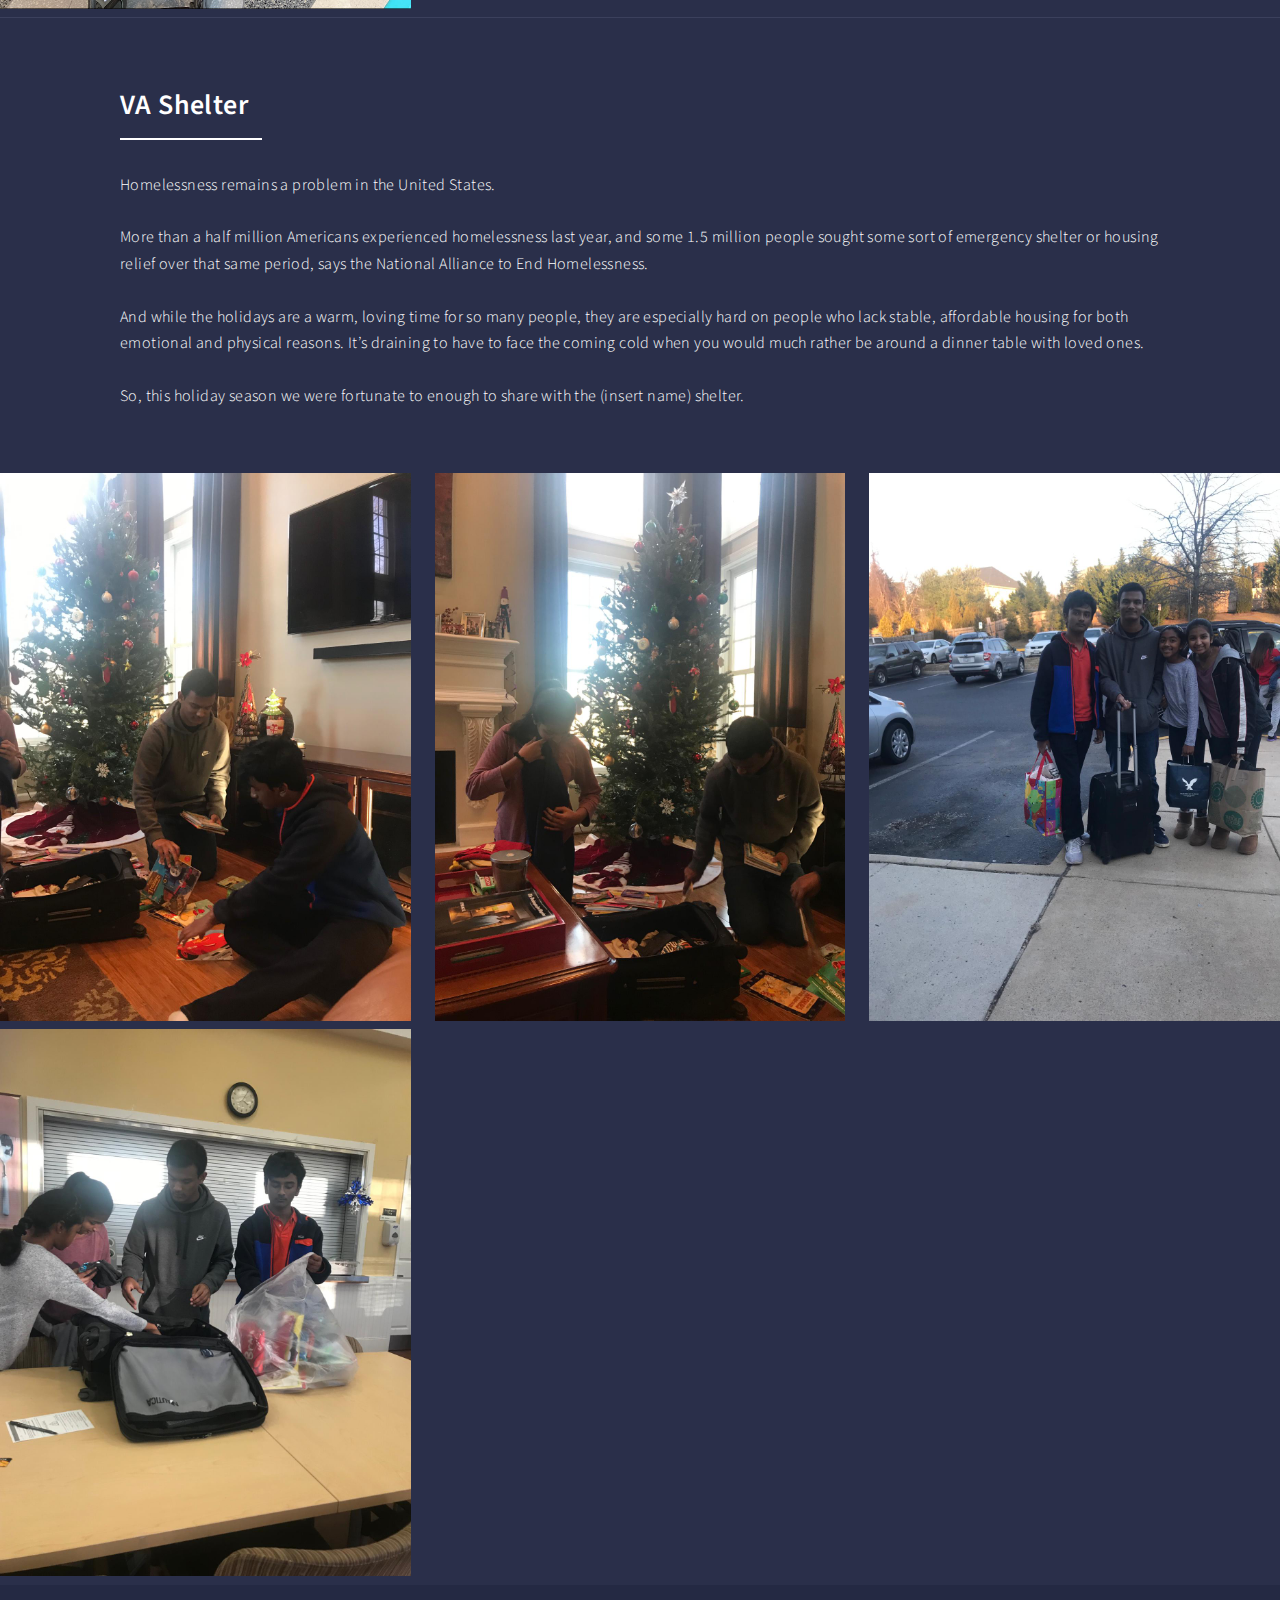
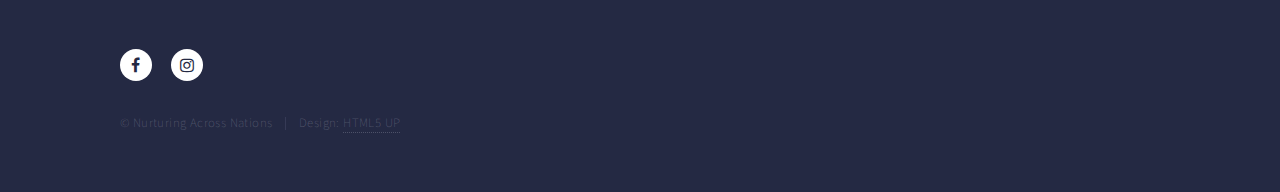
<file: projects.html>
<!DOCTYPE HTML>
<!--
	Forty by HTML5 UP
	html5up.net | @ajlkn
	Free for personal and commercial use under the CCA 3.0 license (html5up.net/license)
-->
<html>
	<head>
		<title>Nurturing Across Nations</title>
		<meta charset="utf-8" />
		<meta name="viewport" content="width=device-width, initial-scale=1, user-scalable=no" />
		<link rel="stylesheet" href="assets/css/main.css" />
		<noscript><link rel="stylesheet" href="assets/css/noscript.css" /></noscript>
	</head>
	<body class="is-preload">

		<!-- Wrapper -->
			<div id="wrapper">

				<!-- Header -->
				<!-- Note: The "styleN" class below should match that of the banner element. -->
					<header id="header" class="alt style2">
						<a href="index.html" class="logo"><strong>Home</strong></a>
						<nav>
							<a href="#menu">Menu</a>
						</nav>
					</header>

				<!-- Menu -->
					<nav id="menu">
						<ul class="links">
							<li><a href="index.html">Home</a></li>
							<li><a href="whoWeAre.html">Who We Are</a></li>
							<li><a href="projects.html">Projects</a></li>
							<li><a href="futureProjects.html">Future Projects</a></li>
                            <li><a href="team.html">Team</a></li>
						</ul>
<!--
						<ul class="actions stacked">
							<li><a href="#" class="button primary fit">Get Started</a></li>
							<li><a href="#" class="button fit">Log In</a></li>
						</ul>
-->
					</nav>

				<!-- Banner -->
				<!-- Note: The "styleN" class below should match that of the header element. -->
					<section id="banner" class="style2">
						<div class="inner">
							<span class="image">
								<img src="images/pic07.jpg" alt="" />
							</span>
							<header class="major">
								<h1>Projects</h1>
							</header>
							<div class="content">
								<p></p>
							</div>
						</div>
					</section>

				<!-- Main -->
					<div id="main">

						<!-- One -->
							<section id="one">
								<div class="inner">
									<header class="major">
										<h2>Blood Drive</h2>
									</header>
									<p>
                                    NAN hosted a blood drive in conjunction with the American Red Cross on November 25th, 2018 at Sri Siddhi Vinayaka Temple in Durham, NC. The blood drive was a great success as 61 individual donors were recruited from whom 35 pints of blood were collected, surpassing our goal of 25 pints. 
                                    <br> <br>
                                    The community partners Amazon, Persis Indian Restaurant, Patel Brother - Indian Grocery Store, Starbucks, and Dunkin’ Donuts were recruited to provide incentives in the form of $5 gift cards, donuts, and coffee.
                                    </p>
								</div>
                                <div class="row">
                                  <div class="column">
                                    <img src="images/Blood_Drive/bd01.jpg" alt="Snow" style="width:100%">
                                  </div>
                                  <div class="column">
                                    <img src="images/Blood_Drive/bd02.jpg" alt="Forest" style="width:100%">
                                  </div>
                                  <div class="column">
                                    <img src="images/Blood_Drive/bd03.jpg" alt="Mountains" style="width:100%">
                                  </div>
                                </div>
                                <div class="row">
                                  <div class="column">
                                    <img src="images/Blood_Drive/bd04.jpg" alt="Snow" style="width:100%">
                                  </div>
                                  <div class="column">
                                    <img src="images/Blood_Drive/bd05.jpg" alt="Forest" style="width:100%">
                                  </div>
                                  <div class="column">
                                    <img src="images/Blood_Drive/bd06.jpg" alt="Mountains" style="width:100%">
                                  </div>
                                </div>
							</section>
                        
                            <section id="one">
								<div class="inner">
									<header class="major">
										<h2>Board Game Project</h2>
									</header>
									<p>
                                    Children with cystic fibrosis have their own dedicated game room in the UNC Children’s Hospital. The games in this room require special measures such as lamination to meet disease prevention protocols. The result is that CF patients are often frustrated that they do not have as many game options as the other inpatient children. As an organization we decided to make a change. 
                                    <br> <br>   
                                    Members of NAN collected many children’s and young adult books, along with various board games. A few of the board games, and books were laminated to be donated to the CF play area. The rest of the supplies were donated to the UNC Children’s Hospital unit 5.  
                                    </p>
								</div>
                                <div class="row">
                                  <div class="column">
                                    <img src="images/Board_Game_Project/bgp01.jpg" alt="Snow" style="width:100%">
                                  </div>
                                  <div class="column">
                                    <img src="images/Board_Game_Project/bgp06.jpg" alt="Forest" style="width:100%">
                                  </div>
                                  <div class="column">
                                    <img src="images/Board_Game_Project/bgp03.jpg" alt="Mountains" style="width:100%">
                                  </div>
                                </div>
                                <div class="row">
                                  <div class="column">
                                    <img src="images/Board_Game_Project/bgp04.jpg" alt="Snow" style="width:100%">
                                  </div>
                                  <div class="column">
                                    <img src="images/Board_Game_Project/bgp02.jpg" alt="Forest" style="width:100%">
                                  </div>
                                  <div class="column">
                                    <img src="images/Board_Game_Project/bgp05.jpg" alt="Mountains" style="width:100%">
                                  </div>
                                </div>
							</section>
                        
                            <section id="one">
								<div class="inner">
									<header class="major">
										<h2>VA Shelter</h2>
									</header>
									<p>
                                        Homelessness remains a problem in the United States.
                                        <br><br>
                                        More than a half million Americans experienced homelessness last year, and some 1.5 million people sought some sort of emergency shelter or housing relief over that same period, says the National Alliance to End Homelessness.
                                        <br><br>
                                        And while the holidays are a warm, loving time for so many people, they are especially hard on people who lack stable, affordable housing for both emotional and physical reasons. It’s draining to have to face the coming cold when you would much rather be around a dinner table with loved ones. 
                                        <br><br>
                                        So, this holiday season we were fortunate to enough to share with the (insert name) shelter. 
                                    </p>
								</div>
                                <div class="row">
                                  <div class="column">
                                    <img src="images/VA_Shelter/vs01.jpeg" alt="Snow" style="width:100%">
                                  </div>
                                  <div class="column">
                                    <img src="images/VA_Shelter/vs02.jpeg" alt="Forest" style="width:100%">
                                  </div>
                                  <div class="column">
                                    <img src="images/VA_Shelter/vs03.jpeg" alt="Mountains" style="width:100%">
                                  </div>
                                </div>
                                <div class="row">
                                  <div class="column">
                                    <img src="images/VA_Shelter/vs04.jpeg" alt="Snow" style="width:100%">
                                  </div>
                                </div>
							</section>

						<!-- Two -->
							

						<!-- Three -->
<!--
							<section id="three">
								<div class="inner">
									<header class="major">
										<h2>Massa libero</h2>
									</header>
									<p>Nullam et orci eu lorem consequat tincidunt vivamus et sagittis libero. Mauris aliquet magna magna sed nunc rhoncus pharetra. Pellentesque condimentum sem. In efficitur ligula tate urna. Maecenas laoreet massa vel lacinia pellentesque lorem ipsum dolor. Nullam et orci eu lorem consequat tincidunt. Vivamus et sagittis libero. Mauris aliquet magna magna sed nunc rhoncus amet pharetra et feugiat tempus.</p>
									<ul class="actions">
										<li><a href="generic.html" class="button next">Get Started</a></li>
									</ul>
								</div>
							</section>
-->

					</div>

				<!-- Contact -->
<!--
					<section id="contact">
						<div class="inner">
							<section>
								<form method="post" action="#">
									<div class="fields">
										<div class="field half">
											<label for="name">Name</label>
											<input type="text" name="name" id="name" />
										</div>
										<div class="field half">
											<label for="email">Email</label>
											<input type="text" name="email" id="email" />
										</div>
										<div class="field">
											<label for="message">Message</label>
											<textarea name="message" id="message" rows="6"></textarea>
										</div>
									</div>
									<ul class="actions">
										<li><input type="submit" value="Send Message" class="primary" /></li>
										<li><input type="reset" value="Clear" /></li>
									</ul>
								</form>
							</section>
							<section class="split">
								<section>
									<div class="contact-method">
										<span class="icon alt fa-envelope"></span>
										<h3>Email</h3>
										<a href="#">information@untitled.tld</a>
									</div>
								</section>
								<section>
									<div class="contact-method">
										<span class="icon alt fa-phone"></span>
										<h3>Phone</h3>
										<span>(000) 000-0000 x12387</span>
									</div>
								</section>
								<section>
									<div class="contact-method">
										<span class="icon alt fa-home"></span>
										<h3>Address</h3>
										<span>1234 Somewhere Road #5432<br />
										Nashville, TN 00000<br />
										United States of America</span>
									</div>
								</section>
							</section>
						</div>
					</section>
-->

				<!-- Footer -->
					<footer id="footer">
						<div class="inner">
							<ul class="icons">
<!--								<li><a href="#" class="icon alt fa-twitter"><span class="label">Twitter</span></a></li>-->
								<li><a href="#" class="icon alt fa-facebook"><span class="label">Facebook</span></a></li>
								<li><a href="https://www.instagram.com/nurturingacrossnations/" class="icon alt fa-instagram"><span class="label">Instagram</span></a></li>
<!--								<li><a href="#" class="icon alt fa-github"><span class="label">GitHub</span></a></li>-->
<!--								<li><a href="#" class="icon alt fa-linkedin"><span class="label">LinkedIn</span></a></li>-->
							</ul>
							<ul class="copyright">
								<li>&copy; Nurturing Across Nations</li><li>Design: <a href="https://html5up.net">HTML5 UP</a></li>
							</ul>
						</div>
					</footer>

			</div>

		<!-- Scripts -->
			<script src="assets/js/jquery.min.js"></script>
			<script src="assets/js/jquery.scrolly.min.js"></script>
			<script src="assets/js/jquery.scrollex.min.js"></script>
			<script src="assets/js/browser.min.js"></script>
			<script src="assets/js/breakpoints.min.js"></script>
			<script src="assets/js/util.js"></script>
			<script src="assets/js/main.js"></script>

	</body>
</html>
</file>
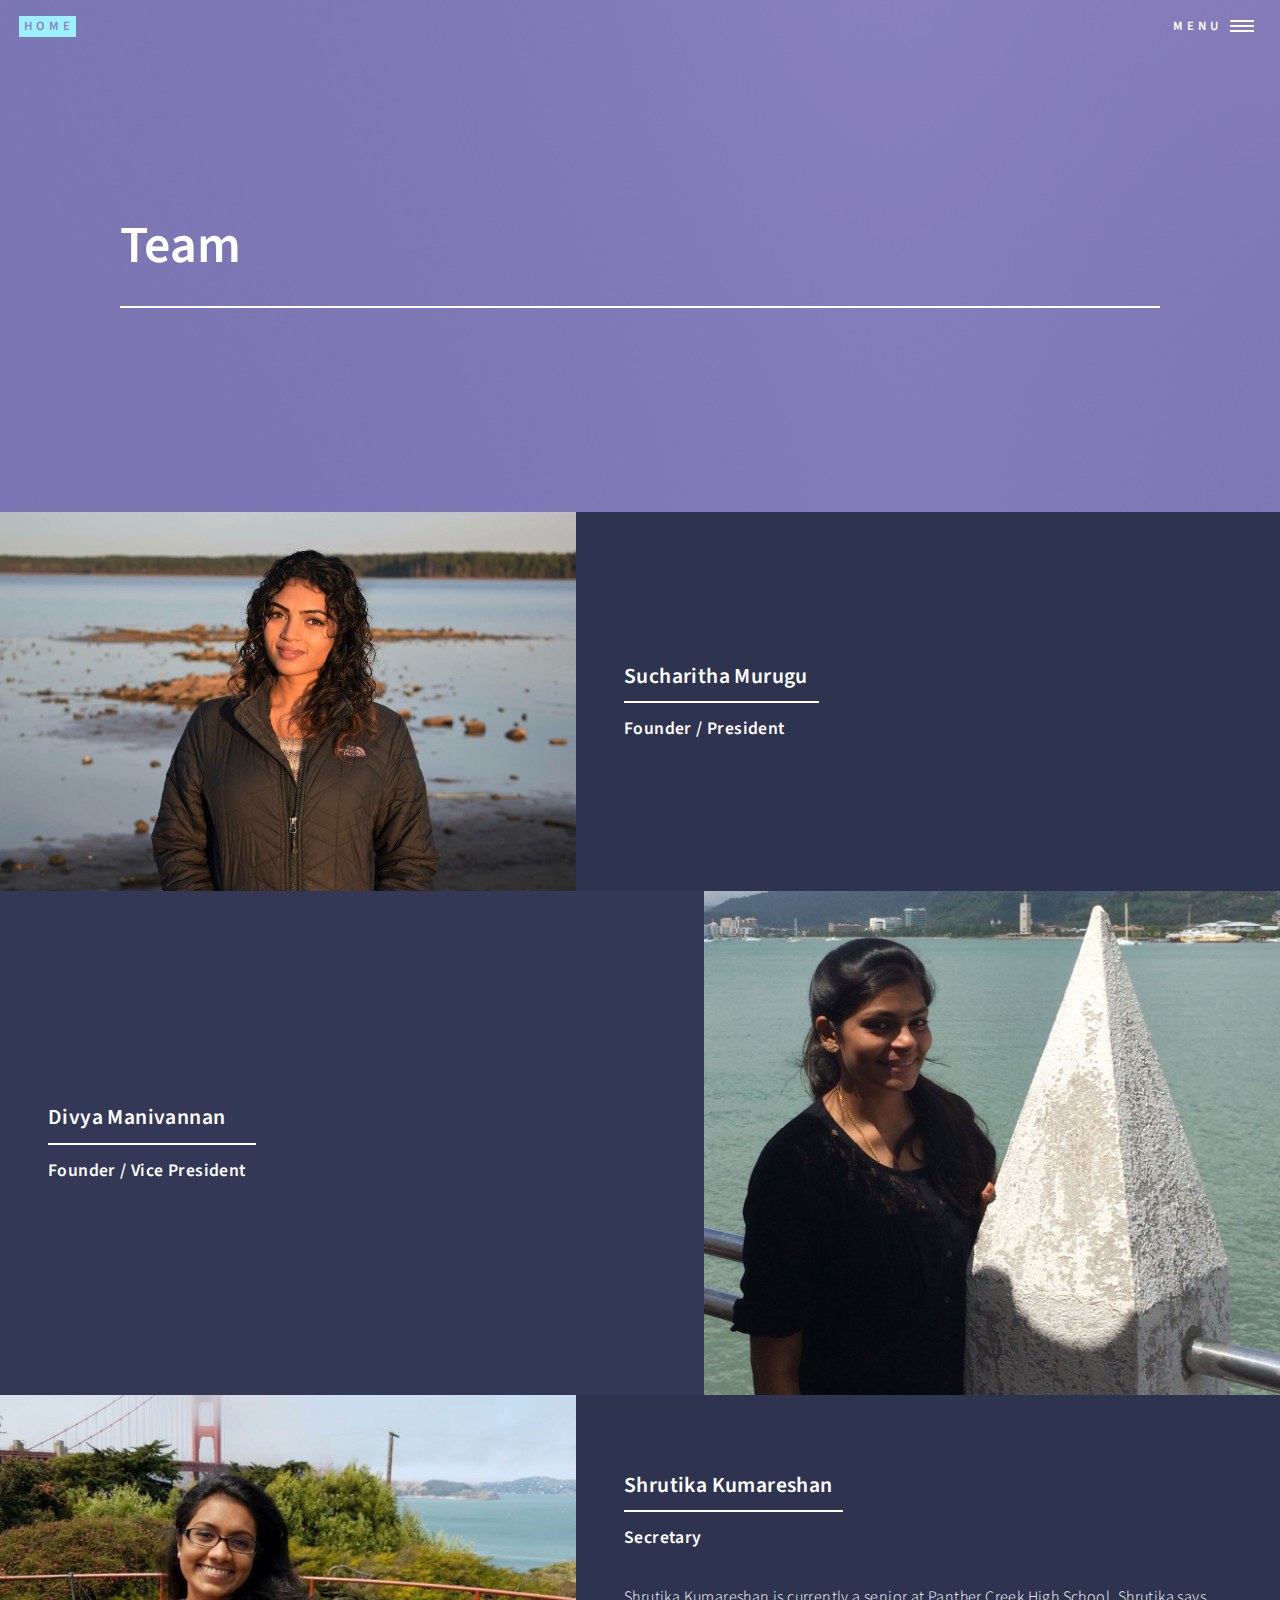
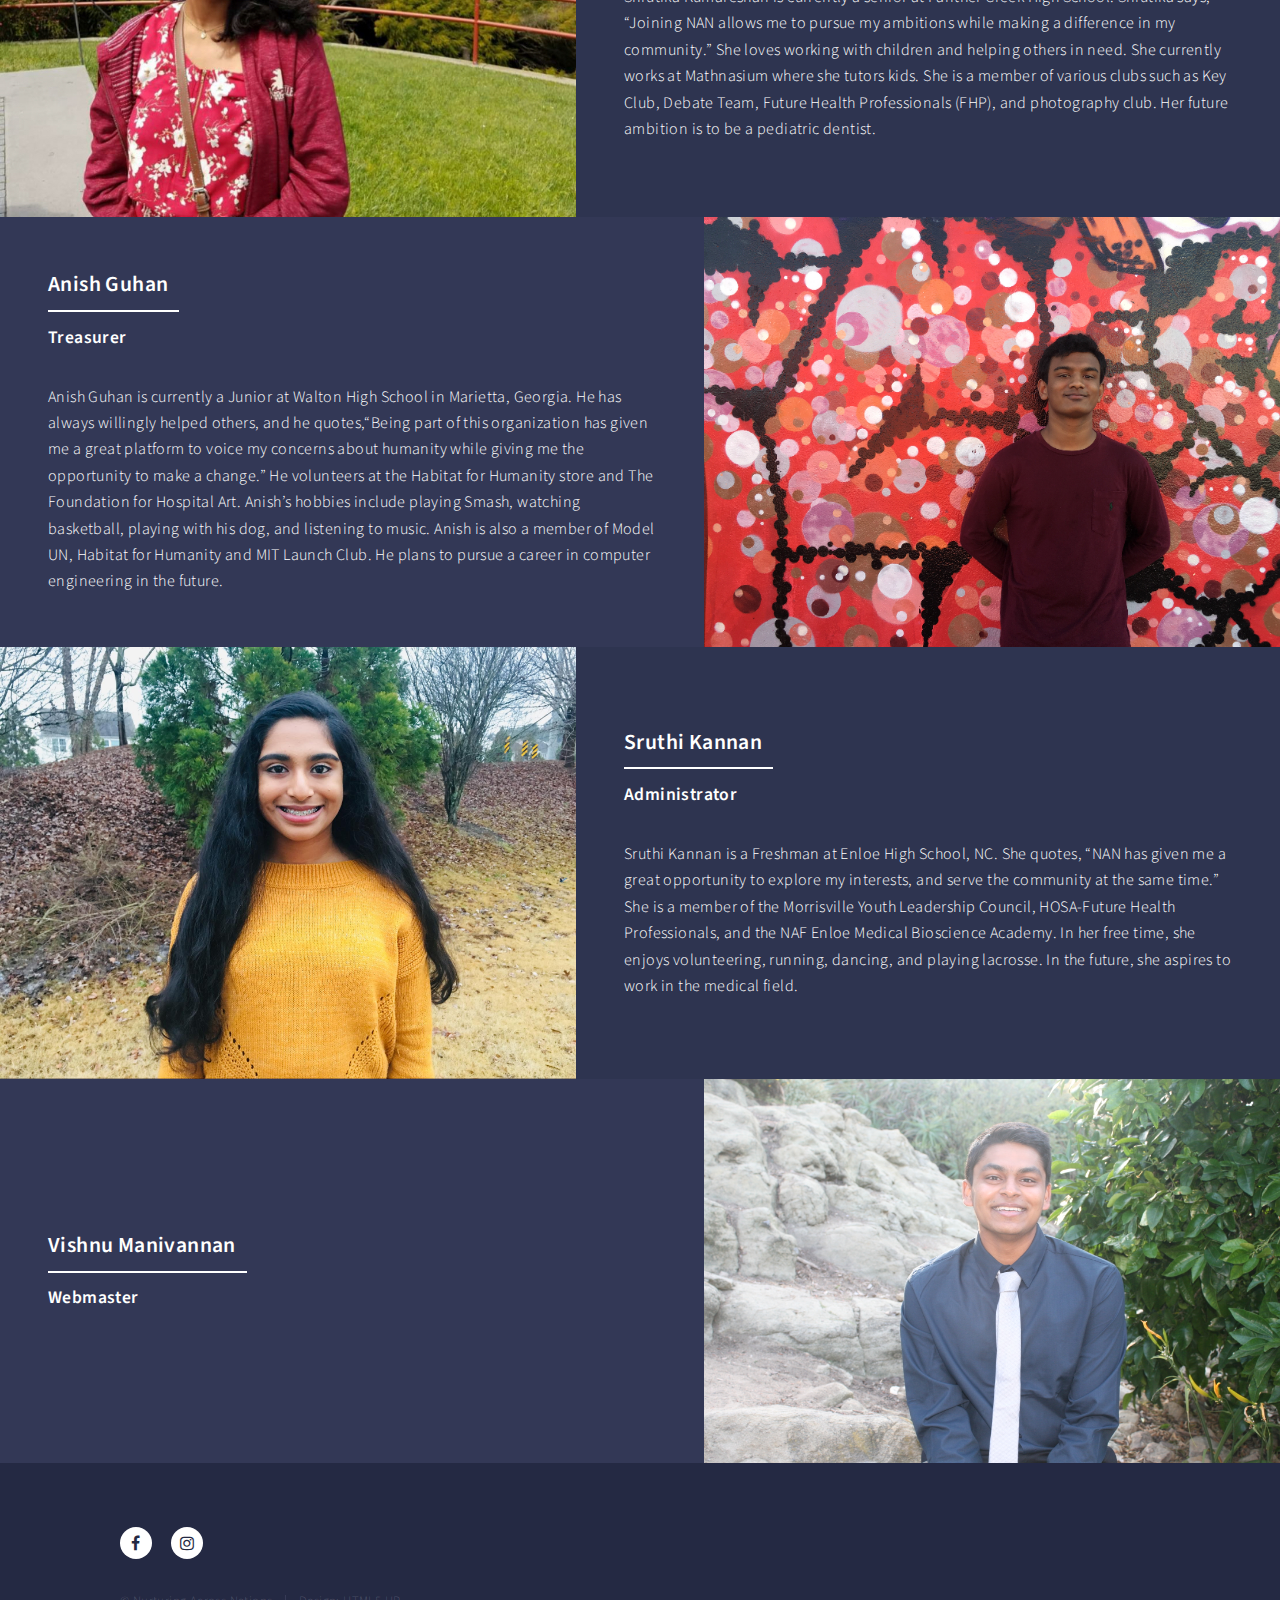
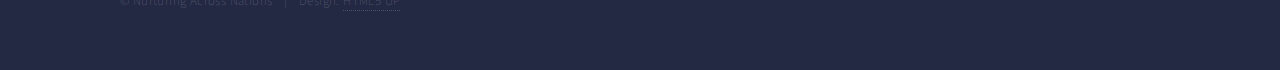
<file: team.html>
<!DOCTYPE HTML>
<!--
	Forty by HTML5 UP
	html5up.net | @ajlkn
	Free for personal and commercial use under the CCA 3.0 license (html5up.net/license)
-->
<html>
	<head>
		<title>Nurturing Across Nations</title>
		<meta charset="utf-8" />
		<meta name="viewport" content="width=device-width, initial-scale=1, user-scalable=no" />
		<link rel="stylesheet" href="assets/css/main.css" />
		<noscript><link rel="stylesheet" href="assets/css/noscript.css" /></noscript>
        <link rel="icon" href="images/globe.png">
	</head>
	<body class="is-preload">

		<!-- Wrapper -->
			<div id="wrapper">

				<!-- Header -->
				<!-- Note: The "styleN" class below should match that of the banner element. -->
					<header id="header" class="alt style2">
						<a href="index.html" class="logo"><strong>Home</strong></a>
						<nav>
							<a href="#menu">Menu</a>
						</nav>
					</header>

				<!-- Menu -->
					<nav id="menu">
						<ul class="links">
							<li><a href="index.html">Home</a></li>
							<li><a href="whoWeAre.html">Who We Are</a></li>
							<li><a href="pastProjects.html">Past Projects</a></li>
                            <li><a href="currentProjects.html">Present Projects</a></li>
							<li><a href="futureProjects.html">Future Projects</a></li>
                            <li><a href="team.html">Meet The Team</a></li>
						</ul>
<!--
						<ul class="actions stacked">
							<li><a href="#" class="button primary fit">Get Started</a></li>
							<li><a href="#" class="button fit">Log In</a></li>
						</ul>
-->
					</nav>

				<!-- Banner -->
				<!-- Note: The "styleN" class below should match that of the header element. -->
					<section id="banner" class="style2">
						<div class="inner">
							<span class="image">
								<img src="images/pic07.jpg" alt="" />
							</span>
							<header class="major">
								<h1>Team</h1>
							</header>
							<div class="content">
								<p></p>
							</div>
						</div>
					</section>

				<!-- Main -->
					<div id="main">

						<!-- One -->
							
							

						<!-- Two -->
							<section id="two" class="spotlights">
								<section>
									<a class="image">
										<img src="images/team/suchi.jpg" alt="" data-position="center center" />
									</a>
									<div class="content">
										<div class="inner">
											<header class="major">
												<h3>Sucharitha Murugu</h3>
                                                <h4>Founder / President</h4>
											</header>
                                            
											<p></p>
											
										</div>
									</div>
								</section>
								<section>
									<a class="image">
										<img src="images/team/divya.jpg" alt="" data-position="top center" />
									</a>
									<div class="content">
										<div class="inner">
											<header class="major">
												<h3>Divya Manivannan</h3>
                                                <h4>Founder / Vice President</h4>
											</header>
											<p></p>
											
										</div>
									</div>
								</section>
								<section>
									<a class="image">
										<img src="images/team/sruthika.jpg" alt="" data-position="25% 25%" />
									</a>
									<div class="content">
										<div class="inner">
											<header class="major">
												<h3>Shrutika Kumareshan</h3>
                                                <h4>Secretary</h4>
											</header>
											<p>Shrutika Kumareshan is currently a senior at Panther Creek High School. Shrutika says,  “Joining NAN allows me to pursue my ambitions while making a difference in my community.” She loves working with children and helping others in need. She currently works at Mathnasium where she tutors kids. She is a member of various clubs such as Key Club, Debate Team, Future Health Professionals (FHP), and photography club.  Her future ambition is to be a pediatric dentist.</p>

										</div>
									</div>
								</section>
                                <section>
									<a class="image">
										<img src="images/team/anish.jpg" alt="" data-position="center center" />
									</a>
									<div class="content">
										<div class="inner">
											<header class="major">
												<h3>Anish Guhan</h3>
                                                <h4>Treasurer</h4>
											</header>
											<p>Anish Guhan is currently a Junior at Walton High School in Marietta, Georgia. He has always willingly helped others, and he quotes,“Being part of this organization has given me a great platform to voice my concerns about humanity while giving me the opportunity to make a change.” He volunteers at the Habitat for Humanity store and The Foundation for Hospital Art. Anish’s hobbies include playing Smash, watching basketball, playing with his dog, and listening to music. Anish is also a member of Model UN, Habitat for Humanity and MIT Launch Club. He plans to pursue a career in computer engineering in the future. </p>
											
										</div>
									</div>
								</section>
								<section>
									<a class="image">
										<img src="images/team/sruthi.jpg" alt="" data-position="top center" />
									</a>
									<div class="content">
										<div class="inner">
											<header class="major">
												<h3>Sruthi Kannan</h3>
                                                <h4>Administrator</h4>
											</header>
											<p>Sruthi Kannan is a Freshman at Enloe High School, NC. She quotes, “NAN has given me a great opportunity to explore my interests, and serve the community at the same time.” She is a member of the Morrisville Youth Leadership Council, HOSA-Future Health Professionals, and the NAF Enloe Medical Bioscience Academy. In her free time, she enjoys volunteering, running, dancing, and playing lacrosse. In the future, she aspires to work in the medical field.</p>
											
										</div>
									</div>
								</section>
								<section>
									<a class="image">
										<img src="images/team/vishnu.JPG" alt="" data-position="25% 25%" />
									</a>
									<div class="content">
										<div class="inner">
											<header class="major">
												<h3>Vishnu Manivannan</h3>
                                                <h4>Webmaster</h4>
											</header>
											<p></p>

										</div>
									</div>
								</section>
							</section>

						<!-- Three -->
<!--
							<section id="three">
								<div class="inner">
									<header class="major">
										<h2>Massa libero</h2>
									</header>
									<p>Nullam et orci eu lorem consequat tincidunt vivamus et sagittis libero. Mauris aliquet magna magna sed nunc rhoncus pharetra. Pellentesque condimentum sem. In efficitur ligula tate urna. Maecenas laoreet massa vel lacinia pellentesque lorem ipsum dolor. Nullam et orci eu lorem consequat tincidunt. Vivamus et sagittis libero. Mauris aliquet magna magna sed nunc rhoncus amet pharetra et feugiat tempus.</p>
									<ul class="actions">
										<li><a href="generic.html" class="button next">Get Started</a></li>
									</ul>
								</div>
							</section>
-->

					</div>

				<!-- Contact -->
<!--
					<section id="contact">
						<div class="inner">
							<section>
								<form method="post" action="#">
									<div class="fields">
										<div class="field half">
											<label for="name">Name</label>
											<input type="text" name="name" id="name" />
										</div>
										<div class="field half">
											<label for="email">Email</label>
											<input type="text" name="email" id="email" />
										</div>
										<div class="field">
											<label for="message">Message</label>
											<textarea name="message" id="message" rows="6"></textarea>
										</div>
									</div>
									<ul class="actions">
										<li><input type="submit" value="Send Message" class="primary" /></li>
										<li><input type="reset" value="Clear" /></li>
									</ul>
								</form>
							</section>
							<section class="split">
								<section>
									<div class="contact-method">
										<span class="icon alt fa-envelope"></span>
										<h3>Email</h3>
										<a href="#">information@untitled.tld</a>
									</div>
								</section>
								<section>
									<div class="contact-method">
										<span class="icon alt fa-phone"></span>
										<h3>Phone</h3>
										<span>(000) 000-0000 x12387</span>
									</div>
								</section>
								<section>
									<div class="contact-method">
										<span class="icon alt fa-home"></span>
										<h3>Address</h3>
										<span>1234 Somewhere Road #5432<br />
										Nashville, TN 00000<br />
										United States of America</span>
									</div>
								</section>
							</section>
						</div>
					</section>
-->

				<!-- Footer -->
					<footer id="footer">
						<div class="inner">
							<ul class="icons">
<!--								<li><a href="#" class="icon alt fa-twitter"><span class="label">Twitter</span></a></li>-->
								<li><a href="#" class="icon alt fa-facebook"><span class="label">Facebook</span></a></li>
								<li><a href="https://www.instagram.com/nurturingacrossnations/" class="icon alt fa-instagram"><span class="label">Instagram</span></a></li>
<!--								<li><a href="#" class="icon alt fa-github"><span class="label">GitHub</span></a></li>-->
<!--								<li><a href="#" class="icon alt fa-linkedin"><span class="label">LinkedIn</span></a></li>-->
							</ul>
							<ul class="copyright">
								<li>&copy; Nurturing Across Nations</li><li>Design: <a href="https://html5up.net">HTML5 UP</a></li>
							</ul>
						</div>
					</footer>

			</div>

		<!-- Scripts -->
			<script src="assets/js/jquery.min.js"></script>
			<script src="assets/js/jquery.scrolly.min.js"></script>
			<script src="assets/js/jquery.scrollex.min.js"></script>
			<script src="assets/js/browser.min.js"></script>
			<script src="assets/js/breakpoints.min.js"></script>
			<script src="assets/js/util.js"></script>
			<script src="assets/js/main.js"></script>

	</body>
</html>
</file>
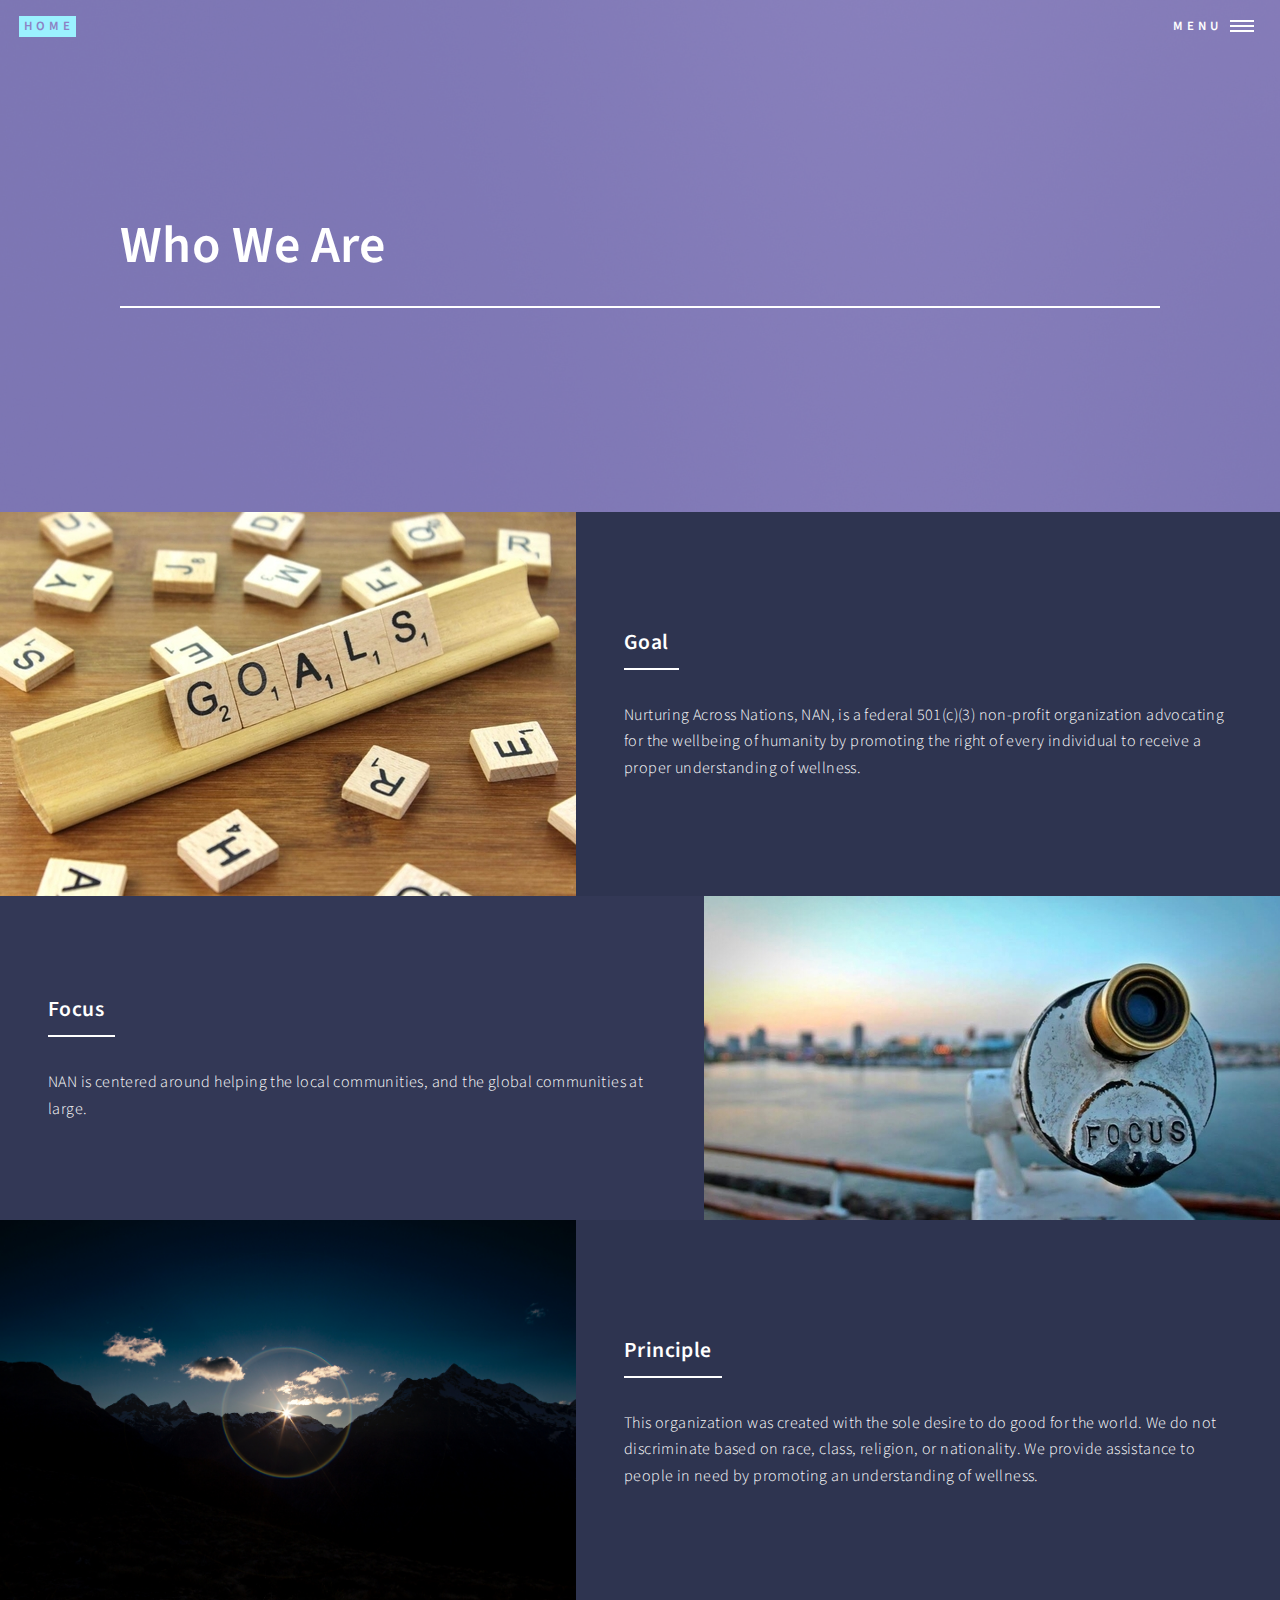
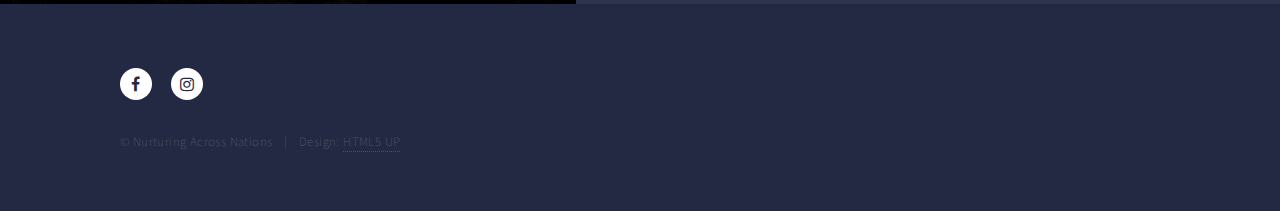
<file: whoWeAre.html>
<!DOCTYPE HTML>
<!--
	Forty by HTML5 UP
	html5up.net | @ajlkn
	Free for personal and commercial use under the CCA 3.0 license (html5up.net/license)
-->
<html>
	<head>
		<title>Nurturing Across Nations</title>
		<meta charset="utf-8" />
		<meta name="viewport" content="width=device-width, initial-scale=1, user-scalable=no" />
		<link rel="stylesheet" href="assets/css/main.css" />
		<noscript><link rel="stylesheet" href="assets/css/noscript.css" /></noscript>
        <link rel="icon" href="images/globe.png">
	</head>
	<body class="is-preload">

		<!-- Wrapper -->
			<div id="wrapper">

				<!-- Header -->
				<!-- Note: The "styleN" class below should match that of the banner element. -->
					<header id="header" class="alt style2">
						<a href="index.html" class="logo"><strong>Home</strong></a>
						<nav>
							<a href="#menu">Menu</a>
						</nav>
					</header>

				<!-- Menu -->
					<nav id="menu">
						<ul class="links">
							<li><a href="index.html">Home</a></li>
							<li><a href="whoWeAre.html">Who We Are</a></li>
							<li><a href="pastProjects.html">Past Projects</a></li>
                            <li><a href="currentProjects.html">Present Projects</a></li>
							<li><a href="futureProjects.html">Future Projects</a></li>
                            <li><a href="team.html">Meet The Team</a></li>
						</ul>
<!--
						<ul class="actions stacked">
							<li><a href="#" class="button primary fit">Get Started</a></li>
							<li><a href="#" class="button fit">Log In</a></li>
						</ul>
-->
					</nav>

				<!-- Banner -->
				<!-- Note: The "styleN" class below should match that of the header element. -->
					<section id="banner" class="style2">
						<div class="inner">
							<span class="image">
								<img src="images/pic07.jpg" alt="" />
							</span>
							<header class="major">
								<h1>Who We Are</h1>
							</header>
							<div class="content">
								<p></p>
							</div>
						</div>
					</section>

				<!-- Main -->
					<div id="main">

						<!-- One -->
<!--
							<section id="one">
								<div class="inner">
									<header class="major">
										<h2>Sed amet aliquam</h2>
									</header>
									<p>Nullam et orci eu lorem consequat tincidunt vivamus et sagittis magna sed nunc rhoncus condimentum sem. In efficitur ligula tate urna. Maecenas massa vel lacinia pellentesque lorem ipsum dolor. Nullam et orci eu lorem consequat tincidunt. Vivamus et sagittis libero. Nullam et orci eu lorem consequat tincidunt vivamus et sagittis magna sed nunc rhoncus condimentum sem. In efficitur ligula tate urna.</p>
								</div>
							</section>
-->

						<!-- Two -->
							<section id="two" class="spotlights">
								<section>
									<a class="image">
										<img src="images/goal.jpg" alt="" data-position="center center" />
									</a>
									<div class="content">
										<div class="inner">
											<header class="major">
												<h3>Goal</h3>
											</header>
											<p>Nurturing Across Nations, NAN, is a federal 501(c)(3) non-profit organization advocating for the wellbeing of humanity by promoting the right of every individual to receive a proper understanding of wellness.  </p>
<!--
											<ul class="actions">
												<li><a href="generic.html" class="button">Learn more</a></li>
											</ul>
-->
										</div>
									</div>
								</section>
								<section>
									<a class="image">
										<img src="images/focus.jpg" alt="" data-position="top center" />
									</a>
									<div class="content">
										<div class="inner">
											<header class="major">
												<h3>Focus</h3>
											</header>
											<p>NAN is centered around helping the local communities, and the global communities at large.</p>
<!--
											<ul class="actions">
												<li><a href="generic.html" class="button">Learn more</a></li>
											</ul>
-->
										</div>
									</div>
								</section>
								<section>
									<a class="image">
										<img src="images/principle.jpg" alt="" data-position="25% 25%" />
									</a>
									<div class="content">
										<div class="inner">
											<header class="major">
												<h3>Principle</h3>
											</header>
											<p>This organization was created with the sole desire to do good for the world. We do not discriminate based on race, class, religion, or nationality. We provide assistance to people in need by promoting an understanding of wellness. </p>
<!--
											<ul class="actions">
												<li><a href="generic.html" class="button">Learn more</a></li>
											</ul>
-->
										</div>
									</div>
								</section>
							</section>

						<!-- Three -->
<!--
							<section id="three">
								<div class="inner">
									<header class="major">
										<h2>Massa libero</h2>
									</header>
									<p>Nullam et orci eu lorem consequat tincidunt vivamus et sagittis libero. Mauris aliquet magna magna sed nunc rhoncus pharetra. Pellentesque condimentum sem. In efficitur ligula tate urna. Maecenas laoreet massa vel lacinia pellentesque lorem ipsum dolor. Nullam et orci eu lorem consequat tincidunt. Vivamus et sagittis libero. Mauris aliquet magna magna sed nunc rhoncus amet pharetra et feugiat tempus.</p>
									<ul class="actions">
										<li><a href="generic.html" class="button next">Get Started</a></li>
									</ul>
								</div>
							</section>
-->

					</div>

				<!-- Contact -->
<!--
					<section id="contact">
						<div class="inner">
							<section>
								<form method="post" action="#">
									<div class="fields">
										<div class="field half">
											<label for="name">Name</label>
											<input type="text" name="name" id="name" />
										</div>
										<div class="field half">
											<label for="email">Email</label>
											<input type="text" name="email" id="email" />
										</div>
										<div class="field">
											<label for="message">Message</label>
											<textarea name="message" id="message" rows="6"></textarea>
										</div>
									</div>
									<ul class="actions">
										<li><input type="submit" value="Send Message" class="primary" /></li>
										<li><input type="reset" value="Clear" /></li>
									</ul>
								</form>
							</section>
							<section class="split">
								<section>
									<div class="contact-method">
										<span class="icon alt fa-envelope"></span>
										<h3>Email</h3>
										<a href="#">information@untitled.tld</a>
									</div>
								</section>
								<section>
									<div class="contact-method">
										<span class="icon alt fa-phone"></span>
										<h3>Phone</h3>
										<span>(000) 000-0000 x12387</span>
									</div>
								</section>
								<section>
									<div class="contact-method">
										<span class="icon alt fa-home"></span>
										<h3>Address</h3>
										<span>1234 Somewhere Road #5432<br />
										Nashville, TN 00000<br />
										United States of America</span>
									</div>
								</section>
							</section>
						</div>
					</section>
-->

				<!-- Footer -->
					<footer id="footer">
						<div class="inner">
							<ul class="icons">
<!--								<li><a href="#" class="icon alt fa-twitter"><span class="label">Twitter</span></a></li>-->
								<li><a href="#" class="icon alt fa-facebook"><span class="label">Facebook</span></a></li>
								<li><a href="https://www.instagram.com/nurturingacrossnations/" class="icon alt fa-instagram"><span class="label">Instagram</span></a></li>
<!--								<li><a href="#" class="icon alt fa-github"><span class="label">GitHub</span></a></li>-->
<!--								<li><a href="#" class="icon alt fa-linkedin"><span class="label">LinkedIn</span></a></li>-->
							</ul>
							<ul class="copyright">
								<li>&copy; Nurturing Across Nations</li><li>Design: <a href="https://html5up.net">HTML5 UP</a></li>
							</ul>
						</div>
					</footer>

			</div>

		<!-- Scripts -->
			<script src="assets/js/jquery.min.js"></script>
			<script src="assets/js/jquery.scrolly.min.js"></script>
			<script src="assets/js/jquery.scrollex.min.js"></script>
			<script src="assets/js/browser.min.js"></script>
			<script src="assets/js/breakpoints.min.js"></script>
			<script src="assets/js/util.js"></script>
			<script src="assets/js/main.js"></script>

	</body>
</html>
</file>
<file: assets/css/noscript.css>
/*
	Forty by HTML5 UP
	html5up.net | @ajlkn
	Free for personal and commercial use under the CCA 3.0 license (html5up.net/license)
*/

/* Banner */

	body.is-preload #banner:after {
		opacity: 0.85;
	}

	body.is-preload #banner > .inner {
		-moz-filter: none;
		-webkit-filter: none;
		-ms-filter: none;
		filter: none;
		-moz-transform: none;
		-webkit-transform: none;
		-ms-transform: none;
		transform: none;
		opacity: 1;
	}
</file>
<file: assets/css/main.css>
@import url(font-awesome.min.css);
@import url("https://fonts.googleapis.com/css?family=Source+Sans+Pro:300,300italic,600,600italic");

/*
	Forty by HTML5 UP
	html5up.net | @ajlkn
	Free for personal and commercial use under the CCA 3.0 license (html5up.net/license)
*/

body * {
	font-family: "Helvetica", monospace;
	box-sizing: border-box;
}

body {
	background-color: #142F4C;
}

#countdown-wrap {
  width: 100%;
  height: 250px;
  //border: 1px solid black;
  padding: 20px;
  font-family: "Helvetica", monospace;
  max-width: 650px;
/*  margin: 15px auto 30px;*/
}

#goal {
  font-size: 48px;
  text-align: right;
  color: #FFF;
  @media only screen and (max-width : 640px) {
    text-align: center;  
  }
  
}

#glass {
  width: 100%;
  height: 20px;
  background: #c7c7c7;
  border-radius: 10px;
  float: left;
  overflow: hidden;
}

#progress {
  float: left;
  width: 11%;
  height: 20px;
  background: #FF5D50;
  z-index: 333;
  //border-radius: 5px;
}

.goal-stat {
  width: 25%;
  //height: 30px;
  padding: 10px;
  float: left;
  margin: 0;
  color: #FFF;
  
  @media only screen and (max-width : 640px) {
    width: 50%;
    text-align: center;
  }
}

.goal-number, .goal-label {
  display: block;
}

.goal-number {
  font-weight: bold;
}

/* Three image containers (use 25% for four, and 50% for two, etc) */
.column {
  float: left;
  width: 33.33%;
  padding: 5px;
}

/* Clear floats after image containers */
.row::after {
  content: "";
  clear: both;
  display: table;
}

html, body, div, span, applet, object,
iframe, h1, h2, h3, h4, h5, h6, p, blockquote,
pre, a, abbr, acronym, address, big, cite,
code, del, dfn, em, img, ins, kbd, q, s, samp,
small, strike, strong, sub, sup, tt, var, b,
u, i, center, dl, dt, dd, ol, ul, li, fieldset,
form, label, legend, table, caption, tbody,
tfoot, thead, tr, th, td, article, aside,
canvas, details, embed, figure, figcaption,
footer, header, hgroup, menu, nav, output, ruby,
section, summary, time, mark, audio, video {
	margin: 0;
	padding: 0;
	border: 0;
	font-size: 100%;
	font: inherit;
	vertical-align: baseline;}

article, aside, details, figcaption, figure,
footer, header, hgroup, menu, nav, section {
	display: block;}

body {
	line-height: 1;
}

ol, ul {
	list-style: none;
}

blockquote, q {
	quotes: none;
}

	blockquote:before, blockquote:after, q:before, q:after {
		content: '';
		content: none;
	}

table {
	border-collapse: collapse;
	border-spacing: 0;
}

body {
	-webkit-text-size-adjust: none;
}

mark {
	background-color: transparent;
	color: inherit;
}

input::-moz-focus-inner {
	border: 0;
	padding: 0;
}

input, select, textarea {
	-moz-appearance: none;
	-webkit-appearance: none;
	-ms-appearance: none;
	appearance: none;
}

/* Basic */

	@-ms-viewport {
		width: device-width;
	}

	body {
		-ms-overflow-style: scrollbar;
	}

	@media screen and (max-width: 480px) {

		html, body {
			min-width: 320px;
		}

	}

	html {
		box-sizing: border-box;
	}

	*, *:before, *:after {
		box-sizing: inherit;
	}

	body {
		background: #242943;
	}

		body.is-preload *, body.is-preload *:before, body.is-preload *:after {
			-moz-animation: none !important;
			-webkit-animation: none !important;
			-ms-animation: none !important;
			animation: none !important;
			-moz-transition: none !important;
			-webkit-transition: none !important;
			-ms-transition: none !important;
			transition: none !important;
		}

/* Type */

	body, input, select, textarea {
		color: #ffffff;
		font-family: "Source Sans Pro", Helvetica, sans-serif;
		font-size: 17pt;
		font-weight: 300;
		letter-spacing: 0.025em;
		line-height: 1.65;
	}

		@media screen and (max-width: 1680px) {

			body, input, select, textarea {
				font-size: 14pt;
			}

		}

		@media screen and (max-width: 1280px) {

			body, input, select, textarea {
				font-size: 12pt;
			}

		}

		@media screen and (max-width: 360px) {

			body, input, select, textarea {
				font-size: 11pt;
			}

		}

	a {
		-moz-transition: color 0.2s ease-in-out, border-bottom-color 0.2s ease-in-out;
		-webkit-transition: color 0.2s ease-in-out, border-bottom-color 0.2s ease-in-out;
		-ms-transition: color 0.2s ease-in-out, border-bottom-color 0.2s ease-in-out;
		transition: color 0.2s ease-in-out, border-bottom-color 0.2s ease-in-out;
		border-bottom: dotted 1px;
		color: inherit;
		text-decoration: none;
	}

		a:hover {
			border-bottom-color: transparent;
			color: #9bf1ff !important;
		}

		a:active {
			color: #53e3fb !important;
		}

	strong, b {
		color: #ffffff;
		font-weight: 600;
	}

	em, i {
		font-style: italic;
	}

	p {
		margin: 0 0 2em 0;
	}

	h1, h2, h3, h4, h5, h6 {
		color: #ffffff;
		font-weight: 600;
		line-height: 1.65;
		margin: 0 0 1em 0;
	}

		h1 a, h2 a, h3 a, h4 a, h5 a, h6 a {
			color: inherit;
			border-bottom: 0;
		}

	h1 {
		font-size: 2.5em;
	}

	h2 {
		font-size: 1.75em;
	}

	h3 {
		font-size: 1.35em;
	}

	h4 {
		font-size: 1.1em;
	}

	h5 {
		font-size: 0.9em;
	}

	h6 {
		font-size: 0.7em;
	}

	@media screen and (max-width: 736px) {

		h1 {
			font-size: 2em;
		}

		h2 {
			font-size: 1.5em;
		}

		h3 {
			font-size: 1.25em;
		}

	}

	sub {
		font-size: 0.8em;
		position: relative;
		top: 0.5em;
	}

	sup {
		font-size: 0.8em;
		position: relative;
		top: -0.5em;
	}

	blockquote {
		border-left: solid 4px rgba(212, 212, 255, 0.1);
		font-style: italic;
		margin: 0 0 2em 0;
		padding: 0.5em 0 0.5em 2em;
	}

	code {
		background: rgba(212, 212, 255, 0.035);
		font-family: "Courier New", monospace;
		font-size: 0.9em;
		margin: 0 0.25em;
		padding: 0.25em 0.65em;
	}

	pre {
		-webkit-overflow-scrolling: touch;
		font-family: "Courier New", monospace;
		font-size: 0.9em;
		margin: 0 0 2em 0;
	}

		pre code {
			display: block;
			line-height: 1.75;
			padding: 1em 1.5em;
			overflow-x: auto;
		}

	hr {
		border: 0;
		border-bottom: solid 1px rgba(212, 212, 255, 0.1);
		margin: 2em 0;
	}

		hr.major {
			margin: 3em 0;
		}

	.align-left {
		text-align: left;
	}

	.align-center {
		text-align: center;
	}

	.align-right {
		text-align: right;
	}

/* Row */

	.row {
		display: flex;
		flex-wrap: wrap;
		box-sizing: border-box;
		align-items: stretch;
	}

		.row > * {
			box-sizing: border-box;
		}

		.row.gtr-uniform > * > :last-child {
			margin-bottom: 0;
		}

		.row.aln-left {
			justify-content: flex-start;
		}

		.row.aln-center {
			justify-content: center;
		}

		.row.aln-right {
			justify-content: flex-end;
		}

		.row.aln-top {
			align-items: flex-start;
		}

		.row.aln-middle {
			align-items: center;
		}

		.row.aln-bottom {
			align-items: flex-end;
		}

		.row > .imp {
			order: -1;
		}

		.row > .col-1 {
			width: 8.3333333333%;
		}

		.row > .off-1 {
			margin-left: 8.3333333333%;
		}

		.row > .col-2 {
			width: 16.6666666667%;
		}

		.row > .off-2 {
			margin-left: 16.6666666667%;
		}

		.row > .col-3 {
			width: 25%;
		}

		.row > .off-3 {
			margin-left: 25%;
		}

		.row > .col-4 {
			width: 33.3333333333%;
		}

		.row > .off-4 {
			margin-left: 33.3333333333%;
		}

		.row > .col-5 {
			width: 41.6666666667%;
		}

		.row > .off-5 {
			margin-left: 41.6666666667%;
		}

		.row > .col-6 {
			width: 50%;
		}

		.row > .off-6 {
			margin-left: 50%;
		}

		.row > .col-7 {
			width: 58.3333333333%;
		}

		.row > .off-7 {
			margin-left: 58.3333333333%;
		}

		.row > .col-8 {
			width: 66.6666666667%;
		}

		.row > .off-8 {
			margin-left: 66.6666666667%;
		}

		.row > .col-9 {
			width: 75%;
		}

		.row > .off-9 {
			margin-left: 75%;
		}

		.row > .col-10 {
			width: 83.3333333333%;
		}

		.row > .off-10 {
			margin-left: 83.3333333333%;
		}

		.row > .col-11 {
			width: 91.6666666667%;
		}

		.row > .off-11 {
			margin-left: 91.6666666667%;
		}

		.row > .col-12 {
			width: 100%;
		}

		.row > .off-12 {
			margin-left: 100%;
		}

		.row.gtr-0 {
			margin-top: 0;
			margin-left: 0em;
		}

			.row.gtr-0 > * {
				padding: 0 0 0 0em;
			}

			.row.gtr-0.gtr-uniform {
				margin-top: 0em;
			}

				.row.gtr-0.gtr-uniform > * {
					padding-top: 0em;
				}

		.row.gtr-25 {
			margin-top: 0;
			margin-left: -0.5em;
		}

			.row.gtr-25 > * {
				padding: 0 0 0 0.5em;
			}

			.row.gtr-25.gtr-uniform {
				margin-top: -0.5em;
			}

				.row.gtr-25.gtr-uniform > * {
					padding-top: 0.5em;
				}

		.row.gtr-50 {
			margin-top: 0;
			margin-left: -1em;
		}

			.row.gtr-50 > * {
				padding: 0 0 0 1em;
			}

			.row.gtr-50.gtr-uniform {
				margin-top: -1em;
			}

				.row.gtr-50.gtr-uniform > * {
					padding-top: 1em;
				}

		.row {
			margin-top: 0;
			margin-left: -2em;
		}

			.row > * {
				padding: 0 0 0 2em;
			}

			.row.gtr-uniform {
				margin-top: -2em;
			}

				.row.gtr-uniform > * {
					padding-top: 2em;
				}

		.row.gtr-150 {
			margin-top: 0;
			margin-left: -3em;
		}

			.row.gtr-150 > * {
				padding: 0 0 0 3em;
			}

			.row.gtr-150.gtr-uniform {
				margin-top: -3em;
			}

				.row.gtr-150.gtr-uniform > * {
					padding-top: 3em;
				}

		.row.gtr-200 {
			margin-top: 0;
			margin-left: -4em;
		}

			.row.gtr-200 > * {
				padding: 0 0 0 4em;
			}

			.row.gtr-200.gtr-uniform {
				margin-top: -4em;
			}

				.row.gtr-200.gtr-uniform > * {
					padding-top: 4em;
				}

		@media screen and (max-width: 1680px) {

			.row {
				display: flex;
				flex-wrap: wrap;
				box-sizing: border-box;
				align-items: stretch;
			}

				.row > * {
					box-sizing: border-box;
				}

				.row.gtr-uniform > * > :last-child {
					margin-bottom: 0;
				}

				.row.aln-left {
					justify-content: flex-start;
				}

				.row.aln-center {
					justify-content: center;
				}

				.row.aln-right {
					justify-content: flex-end;
				}

				.row.aln-top {
					align-items: flex-start;
				}

				.row.aln-middle {
					align-items: center;
				}

				.row.aln-bottom {
					align-items: flex-end;
				}

				.row > .imp-xlarge {
					order: -1;
				}

				.row > .col-1-xlarge {
					width: 8.3333333333%;
				}

				.row > .off-1-xlarge {
					margin-left: 8.3333333333%;
				}

				.row > .col-2-xlarge {
					width: 16.6666666667%;
				}

				.row > .off-2-xlarge {
					margin-left: 16.6666666667%;
				}

				.row > .col-3-xlarge {
					width: 25%;
				}

				.row > .off-3-xlarge {
					margin-left: 25%;
				}

				.row > .col-4-xlarge {
					width: 33.3333333333%;
				}

				.row > .off-4-xlarge {
					margin-left: 33.3333333333%;
				}

				.row > .col-5-xlarge {
					width: 41.6666666667%;
				}

				.row > .off-5-xlarge {
					margin-left: 41.6666666667%;
				}

				.row > .col-6-xlarge {
					width: 50%;
				}

				.row > .off-6-xlarge {
					margin-left: 50%;
				}

				.row > .col-7-xlarge {
					width: 58.3333333333%;
				}

				.row > .off-7-xlarge {
					margin-left: 58.3333333333%;
				}

				.row > .col-8-xlarge {
					width: 66.6666666667%;
				}

				.row > .off-8-xlarge {
					margin-left: 66.6666666667%;
				}

				.row > .col-9-xlarge {
					width: 75%;
				}

				.row > .off-9-xlarge {
					margin-left: 75%;
				}

				.row > .col-10-xlarge {
					width: 83.3333333333%;
				}

				.row > .off-10-xlarge {
					margin-left: 83.3333333333%;
				}

				.row > .col-11-xlarge {
					width: 91.6666666667%;
				}

				.row > .off-11-xlarge {
					margin-left: 91.6666666667%;
				}

				.row > .col-12-xlarge {
					width: 100%;
				}

				.row > .off-12-xlarge {
					margin-left: 100%;
				}

				.row.gtr-0 {
					margin-top: 0;
					margin-left: 0em;
				}

					.row.gtr-0 > * {
						padding: 0 0 0 0em;
					}

					.row.gtr-0.gtr-uniform {
						margin-top: 0em;
					}

						.row.gtr-0.gtr-uniform > * {
							padding-top: 0em;
						}

				.row.gtr-25 {
					margin-top: 0;
					margin-left: -0.5em;
				}

					.row.gtr-25 > * {
						padding: 0 0 0 0.5em;
					}

					.row.gtr-25.gtr-uniform {
						margin-top: -0.5em;
					}

						.row.gtr-25.gtr-uniform > * {
							padding-top: 0.5em;
						}

				.row.gtr-50 {
					margin-top: 0;
					margin-left: -1em;
				}

					.row.gtr-50 > * {
						padding: 0 0 0 1em;
					}

					.row.gtr-50.gtr-uniform {
						margin-top: -1em;
					}

						.row.gtr-50.gtr-uniform > * {
							padding-top: 1em;
						}

				.row {
					margin-top: 0;
					margin-left: -2em;
				}

					.row > * {
						padding: 0 0 0 2em;
					}

					.row.gtr-uniform {
						margin-top: -2em;
					}

						.row.gtr-uniform > * {
							padding-top: 2em;
						}

				.row.gtr-150 {
					margin-top: 0;
					margin-left: -3em;
				}

					.row.gtr-150 > * {
						padding: 0 0 0 3em;
					}

					.row.gtr-150.gtr-uniform {
						margin-top: -3em;
					}

						.row.gtr-150.gtr-uniform > * {
							padding-top: 3em;
						}

				.row.gtr-200 {
					margin-top: 0;
					margin-left: -4em;
				}

					.row.gtr-200 > * {
						padding: 0 0 0 4em;
					}

					.row.gtr-200.gtr-uniform {
						margin-top: -4em;
					}

						.row.gtr-200.gtr-uniform > * {
							padding-top: 4em;
						}

		}

		@media screen and (max-width: 1280px) {

			.row {
				display: flex;
				flex-wrap: wrap;
				box-sizing: border-box;
				align-items: stretch;
			}

				.row > * {
					box-sizing: border-box;
				}

				.row.gtr-uniform > * > :last-child {
					margin-bottom: 0;
				}

				.row.aln-left {
					justify-content: flex-start;
				}

				.row.aln-center {
					justify-content: center;
				}

				.row.aln-right {
					justify-content: flex-end;
				}

				.row.aln-top {
					align-items: flex-start;
				}

				.row.aln-middle {
					align-items: center;
				}

				.row.aln-bottom {
					align-items: flex-end;
				}

				.row > .imp-large {
					order: -1;
				}

				.row > .col-1-large {
					width: 8.3333333333%;
				}

				.row > .off-1-large {
					margin-left: 8.3333333333%;
				}

				.row > .col-2-large {
					width: 16.6666666667%;
				}

				.row > .off-2-large {
					margin-left: 16.6666666667%;
				}

				.row > .col-3-large {
					width: 25%;
				}

				.row > .off-3-large {
					margin-left: 25%;
				}

				.row > .col-4-large {
					width: 33.3333333333%;
				}

				.row > .off-4-large {
					margin-left: 33.3333333333%;
				}

				.row > .col-5-large {
					width: 41.6666666667%;
				}

				.row > .off-5-large {
					margin-left: 41.6666666667%;
				}

				.row > .col-6-large {
					width: 50%;
				}

				.row > .off-6-large {
					margin-left: 50%;
				}

				.row > .col-7-large {
					width: 58.3333333333%;
				}

				.row > .off-7-large {
					margin-left: 58.3333333333%;
				}

				.row > .col-8-large {
					width: 66.6666666667%;
				}

				.row > .off-8-large {
					margin-left: 66.6666666667%;
				}

				.row > .col-9-large {
					width: 75%;
				}

				.row > .off-9-large {
					margin-left: 75%;
				}

				.row > .col-10-large {
					width: 83.3333333333%;
				}

				.row > .off-10-large {
					margin-left: 83.3333333333%;
				}

				.row > .col-11-large {
					width: 91.6666666667%;
				}

				.row > .off-11-large {
					margin-left: 91.6666666667%;
				}

				.row > .col-12-large {
					width: 100%;
				}

				.row > .off-12-large {
					margin-left: 100%;
				}

				.row.gtr-0 {
					margin-top: 0;
					margin-left: 0em;
				}

					.row.gtr-0 > * {
						padding: 0 0 0 0em;
					}

					.row.gtr-0.gtr-uniform {
						margin-top: 0em;
					}

						.row.gtr-0.gtr-uniform > * {
							padding-top: 0em;
						}

				.row.gtr-25 {
					margin-top: 0;
					margin-left: -0.375em;
				}

					.row.gtr-25 > * {
						padding: 0 0 0 0.375em;
					}

					.row.gtr-25.gtr-uniform {
						margin-top: -0.375em;
					}

						.row.gtr-25.gtr-uniform > * {
							padding-top: 0.375em;
						}

				.row.gtr-50 {
					margin-top: 0;
					margin-left: -0.75em;
				}

					.row.gtr-50 > * {
						padding: 0 0 0 0.75em;
					}

					.row.gtr-50.gtr-uniform {
						margin-top: -0.75em;
					}

						.row.gtr-50.gtr-uniform > * {
							padding-top: 0.75em;
						}

				.row {
					margin-top: 0;
					margin-left: -1.5em;
				}

					.row > * {
						padding: 0 0 0 1.5em;
					}

					.row.gtr-uniform {
						margin-top: -1.5em;
					}

						.row.gtr-uniform > * {
							padding-top: 1.5em;
						}

				.row.gtr-150 {
					margin-top: 0;
					margin-left: -2.25em;
				}

					.row.gtr-150 > * {
						padding: 0 0 0 2.25em;
					}

					.row.gtr-150.gtr-uniform {
						margin-top: -2.25em;
					}

						.row.gtr-150.gtr-uniform > * {
							padding-top: 2.25em;
						}

				.row.gtr-200 {
					margin-top: 0;
					margin-left: -3em;
				}

					.row.gtr-200 > * {
						padding: 0 0 0 3em;
					}

					.row.gtr-200.gtr-uniform {
						margin-top: -3em;
					}

						.row.gtr-200.gtr-uniform > * {
							padding-top: 3em;
						}

		}

		@media screen and (max-width: 980px) {

			.row {
				display: flex;
				flex-wrap: wrap;
				box-sizing: border-box;
				align-items: stretch;
			}

				.row > * {
					box-sizing: border-box;
				}

				.row.gtr-uniform > * > :last-child {
					margin-bottom: 0;
				}

				.row.aln-left {
					justify-content: flex-start;
				}

				.row.aln-center {
					justify-content: center;
				}

				.row.aln-right {
					justify-content: flex-end;
				}

				.row.aln-top {
					align-items: flex-start;
				}

				.row.aln-middle {
					align-items: center;
				}

				.row.aln-bottom {
					align-items: flex-end;
				}

				.row > .imp-medium {
					order: -1;
				}

				.row > .col-1-medium {
					width: 8.3333333333%;
				}

				.row > .off-1-medium {
					margin-left: 8.3333333333%;
				}

				.row > .col-2-medium {
					width: 16.6666666667%;
				}

				.row > .off-2-medium {
					margin-left: 16.6666666667%;
				}

				.row > .col-3-medium {
					width: 25%;
				}

				.row > .off-3-medium {
					margin-left: 25%;
				}

				.row > .col-4-medium {
					width: 33.3333333333%;
				}

				.row > .off-4-medium {
					margin-left: 33.3333333333%;
				}

				.row > .col-5-medium {
					width: 41.6666666667%;
				}

				.row > .off-5-medium {
					margin-left: 41.6666666667%;
				}

				.row > .col-6-medium {
					width: 50%;
				}

				.row > .off-6-medium {
					margin-left: 50%;
				}

				.row > .col-7-medium {
					width: 58.3333333333%;
				}

				.row > .off-7-medium {
					margin-left: 58.3333333333%;
				}

				.row > .col-8-medium {
					width: 66.6666666667%;
				}

				.row > .off-8-medium {
					margin-left: 66.6666666667%;
				}

				.row > .col-9-medium {
					width: 75%;
				}

				.row > .off-9-medium {
					margin-left: 75%;
				}

				.row > .col-10-medium {
					width: 83.3333333333%;
				}

				.row > .off-10-medium {
					margin-left: 83.3333333333%;
				}

				.row > .col-11-medium {
					width: 91.6666666667%;
				}

				.row > .off-11-medium {
					margin-left: 91.6666666667%;
				}

				.row > .col-12-medium {
					width: 100%;
				}

				.row > .off-12-medium {
					margin-left: 100%;
				}

				.row.gtr-0 {
					margin-top: 0;
					margin-left: 0em;
				}

					.row.gtr-0 > * {
						padding: 0 0 0 0em;
					}

					.row.gtr-0.gtr-uniform {
						margin-top: 0em;
					}

						.row.gtr-0.gtr-uniform > * {
							padding-top: 0em;
						}

				.row.gtr-25 {
					margin-top: 0;
					margin-left: -0.375em;
				}

					.row.gtr-25 > * {
						padding: 0 0 0 0.375em;
					}

					.row.gtr-25.gtr-uniform {
						margin-top: -0.375em;
					}

						.row.gtr-25.gtr-uniform > * {
							padding-top: 0.375em;
						}

				.row.gtr-50 {
					margin-top: 0;
					margin-left: -0.75em;
				}

					.row.gtr-50 > * {
						padding: 0 0 0 0.75em;
					}

					.row.gtr-50.gtr-uniform {
						margin-top: -0.75em;
					}

						.row.gtr-50.gtr-uniform > * {
							padding-top: 0.75em;
						}

				.row {
					margin-top: 0;
					margin-left: -1.5em;
				}

					.row > * {
						padding: 0 0 0 1.5em;
					}

					.row.gtr-uniform {
						margin-top: -1.5em;
					}

						.row.gtr-uniform > * {
							padding-top: 1.5em;
						}

				.row.gtr-150 {
					margin-top: 0;
					margin-left: -2.25em;
				}

					.row.gtr-150 > * {
						padding: 0 0 0 2.25em;
					}

					.row.gtr-150.gtr-uniform {
						margin-top: -2.25em;
					}

						.row.gtr-150.gtr-uniform > * {
							padding-top: 2.25em;
						}

				.row.gtr-200 {
					margin-top: 0;
					margin-left: -3em;
				}

					.row.gtr-200 > * {
						padding: 0 0 0 3em;
					}

					.row.gtr-200.gtr-uniform {
						margin-top: -3em;
					}

						.row.gtr-200.gtr-uniform > * {
							padding-top: 3em;
						}

		}

		@media screen and (max-width: 736px) {

			.row {
				display: flex;
				flex-wrap: wrap;
				box-sizing: border-box;
				align-items: stretch;
			}

				.row > * {
					box-sizing: border-box;
				}

				.row.gtr-uniform > * > :last-child {
					margin-bottom: 0;
				}

				.row.aln-left {
					justify-content: flex-start;
				}

				.row.aln-center {
					justify-content: center;
				}

				.row.aln-right {
					justify-content: flex-end;
				}

				.row.aln-top {
					align-items: flex-start;
				}

				.row.aln-middle {
					align-items: center;
				}

				.row.aln-bottom {
					align-items: flex-end;
				}

				.row > .imp-small {
					order: -1;
				}

				.row > .col-1-small {
					width: 8.3333333333%;
				}

				.row > .off-1-small {
					margin-left: 8.3333333333%;
				}

				.row > .col-2-small {
					width: 16.6666666667%;
				}

				.row > .off-2-small {
					margin-left: 16.6666666667%;
				}

				.row > .col-3-small {
					width: 25%;
				}

				.row > .off-3-small {
					margin-left: 25%;
				}

				.row > .col-4-small {
					width: 33.3333333333%;
				}

				.row > .off-4-small {
					margin-left: 33.3333333333%;
				}

				.row > .col-5-small {
					width: 41.6666666667%;
				}

				.row > .off-5-small {
					margin-left: 41.6666666667%;
				}

				.row > .col-6-small {
					width: 50%;
				}

				.row > .off-6-small {
					margin-left: 50%;
				}

				.row > .col-7-small {
					width: 58.3333333333%;
				}

				.row > .off-7-small {
					margin-left: 58.3333333333%;
				}

				.row > .col-8-small {
					width: 66.6666666667%;
				}

				.row > .off-8-small {
					margin-left: 66.6666666667%;
				}

				.row > .col-9-small {
					width: 75%;
				}

				.row > .off-9-small {
					margin-left: 75%;
				}

				.row > .col-10-small {
					width: 83.3333333333%;
				}

				.row > .off-10-small {
					margin-left: 83.3333333333%;
				}

				.row > .col-11-small {
					width: 91.6666666667%;
				}

				.row > .off-11-small {
					margin-left: 91.6666666667%;
				}

				.row > .col-12-small {
					width: 100%;
				}

				.row > .off-12-small {
					margin-left: 100%;
				}

				.row.gtr-0 {
					margin-top: 0;
					margin-left: 0em;
				}

					.row.gtr-0 > * {
						padding: 0 0 0 0em;
					}

					.row.gtr-0.gtr-uniform {
						margin-top: 0em;
					}

						.row.gtr-0.gtr-uniform > * {
							padding-top: 0em;
						}

				.row.gtr-25 {
					margin-top: 0;
					margin-left: -0.3125em;
				}

					.row.gtr-25 > * {
						padding: 0 0 0 0.3125em;
					}

					.row.gtr-25.gtr-uniform {
						margin-top: -0.3125em;
					}

						.row.gtr-25.gtr-uniform > * {
							padding-top: 0.3125em;
						}

				.row.gtr-50 {
					margin-top: 0;
					margin-left: -0.625em;
				}

					.row.gtr-50 > * {
						padding: 0 0 0 0.625em;
					}

					.row.gtr-50.gtr-uniform {
						margin-top: -0.625em;
					}

						.row.gtr-50.gtr-uniform > * {
							padding-top: 0.625em;
						}

				.row {
					margin-top: 0;
					margin-left: -1.25em;
				}

					.row > * {
						padding: 0 0 0 1.25em;
					}

					.row.gtr-uniform {
						margin-top: -1.25em;
					}

						.row.gtr-uniform > * {
							padding-top: 1.25em;
						}

				.row.gtr-150 {
					margin-top: 0;
					margin-left: -1.875em;
				}

					.row.gtr-150 > * {
						padding: 0 0 0 1.875em;
					}

					.row.gtr-150.gtr-uniform {
						margin-top: -1.875em;
					}

						.row.gtr-150.gtr-uniform > * {
							padding-top: 1.875em;
						}

				.row.gtr-200 {
					margin-top: 0;
					margin-left: -2.5em;
				}

					.row.gtr-200 > * {
						padding: 0 0 0 2.5em;
					}

					.row.gtr-200.gtr-uniform {
						margin-top: -2.5em;
					}

						.row.gtr-200.gtr-uniform > * {
							padding-top: 2.5em;
						}

		}

		@media screen and (max-width: 480px) {

			.row {
				display: flex;
				flex-wrap: wrap;
				box-sizing: border-box;
				align-items: stretch;
			}

				.row > * {
					box-sizing: border-box;
				}

				.row.gtr-uniform > * > :last-child {
					margin-bottom: 0;
				}

				.row.aln-left {
					justify-content: flex-start;
				}

				.row.aln-center {
					justify-content: center;
				}

				.row.aln-right {
					justify-content: flex-end;
				}

				.row.aln-top {
					align-items: flex-start;
				}

				.row.aln-middle {
					align-items: center;
				}

				.row.aln-bottom {
					align-items: flex-end;
				}

				.row > .imp-xsmall {
					order: -1;
				}

				.row > .col-1-xsmall {
					width: 8.3333333333%;
				}

				.row > .off-1-xsmall {
					margin-left: 8.3333333333%;
				}

				.row > .col-2-xsmall {
					width: 16.6666666667%;
				}

				.row > .off-2-xsmall {
					margin-left: 16.6666666667%;
				}

				.row > .col-3-xsmall {
					width: 25%;
				}

				.row > .off-3-xsmall {
					margin-left: 25%;
				}

				.row > .col-4-xsmall {
					width: 33.3333333333%;
				}

				.row > .off-4-xsmall {
					margin-left: 33.3333333333%;
				}

				.row > .col-5-xsmall {
					width: 41.6666666667%;
				}

				.row > .off-5-xsmall {
					margin-left: 41.6666666667%;
				}

				.row > .col-6-xsmall {
					width: 50%;
				}

				.row > .off-6-xsmall {
					margin-left: 50%;
				}

				.row > .col-7-xsmall {
					width: 58.3333333333%;
				}

				.row > .off-7-xsmall {
					margin-left: 58.3333333333%;
				}

				.row > .col-8-xsmall {
					width: 66.6666666667%;
				}

				.row > .off-8-xsmall {
					margin-left: 66.6666666667%;
				}

				.row > .col-9-xsmall {
					width: 75%;
				}

				.row > .off-9-xsmall {
					margin-left: 75%;
				}

				.row > .col-10-xsmall {
					width: 83.3333333333%;
				}

				.row > .off-10-xsmall {
					margin-left: 83.3333333333%;
				}

				.row > .col-11-xsmall {
					width: 91.6666666667%;
				}

				.row > .off-11-xsmall {
					margin-left: 91.6666666667%;
				}

				.row > .col-12-xsmall {
					width: 100%;
				}

				.row > .off-12-xsmall {
					margin-left: 100%;
				}

				.row.gtr-0 {
					margin-top: 0;
					margin-left: 0em;
				}

					.row.gtr-0 > * {
						padding: 0 0 0 0em;
					}

					.row.gtr-0.gtr-uniform {
						margin-top: 0em;
					}

						.row.gtr-0.gtr-uniform > * {
							padding-top: 0em;
						}

				.row.gtr-25 {
					margin-top: 0;
					margin-left: -0.3125em;
				}

					.row.gtr-25 > * {
						padding: 0 0 0 0.3125em;
					}

					.row.gtr-25.gtr-uniform {
						margin-top: -0.3125em;
					}

						.row.gtr-25.gtr-uniform > * {
							padding-top: 0.3125em;
						}

				.row.gtr-50 {
					margin-top: 0;
					margin-left: -0.625em;
				}

					.row.gtr-50 > * {
						padding: 0 0 0 0.625em;
					}

					.row.gtr-50.gtr-uniform {
						margin-top: -0.625em;
					}

						.row.gtr-50.gtr-uniform > * {
							padding-top: 0.625em;
						}

				.row {
					margin-top: 0;
					margin-left: -1.25em;
				}

					.row > * {
						padding: 0 0 0 1.25em;
					}

					.row.gtr-uniform {
						margin-top: -1.25em;
					}

						.row.gtr-uniform > * {
							padding-top: 1.25em;
						}

				.row.gtr-150 {
					margin-top: 0;
					margin-left: -1.875em;
				}

					.row.gtr-150 > * {
						padding: 0 0 0 1.875em;
					}

					.row.gtr-150.gtr-uniform {
						margin-top: -1.875em;
					}

						.row.gtr-150.gtr-uniform > * {
							padding-top: 1.875em;
						}

				.row.gtr-200 {
					margin-top: 0;
					margin-left: -2.5em;
				}

					.row.gtr-200 > * {
						padding: 0 0 0 2.5em;
					}

					.row.gtr-200.gtr-uniform {
						margin-top: -2.5em;
					}

						.row.gtr-200.gtr-uniform > * {
							padding-top: 2.5em;
						}

		}

/* Section/Article */

	section.special, article.special {
		text-align: center;
	}

	header.major {
		width: -moz-max-content;
		width: -webkit-max-content;
		width: -ms-max-content;
		width: max-content;
		margin-bottom: 2em;
	}

		header.major > :first-child {
			margin-bottom: 0;
			width: calc(100% + 0.5em);
		}

			header.major > :first-child:after {
				content: '';
				background-color: #ffffff;
				display: block;
				height: 2px;
				margin: 0.325em 0 0.5em 0;
				width: 100%;
			}

		header.major > p {
			font-size: 0.7em;
			font-weight: 600;
			letter-spacing: 0.25em;
			margin-bottom: 0;
			text-transform: uppercase;
		}

		body.is-ie header.major > :first-child:after {
			max-width: 9em;
		}

		body.is-ie header.major > h1:after {
			max-width: 100% !important;
		}

	@media screen and (max-width: 736px) {

		header.major > p br {
			display: none;
		}

	}

/* Form */

	form {
		margin: 0 0 2em 0;
	}

		form > :last-child {
			margin-bottom: 0;
		}

		form > .fields {
			display: -moz-flex;
			display: -webkit-flex;
			display: -ms-flex;
			display: flex;
			-moz-flex-wrap: wrap;
			-webkit-flex-wrap: wrap;
			-ms-flex-wrap: wrap;
			flex-wrap: wrap;
			width: calc(100% + 3em);
			margin: -1.5em 0 2em -1.5em;
		}

			form > .fields > .field {
				-moz-flex-grow: 0;
				-webkit-flex-grow: 0;
				-ms-flex-grow: 0;
				flex-grow: 0;
				-moz-flex-shrink: 0;
				-webkit-flex-shrink: 0;
				-ms-flex-shrink: 0;
				flex-shrink: 0;
				padding: 1.5em 0 0 1.5em;
				width: calc(100% - 1.5em);
			}

				form > .fields > .field.half {
					width: calc(50% - 0.75em);
				}

				form > .fields > .field.third {
					width: calc(100%/3 - 0.5em);
				}

				form > .fields > .field.quarter {
					width: calc(25% - 0.375em);
				}

		@media screen and (max-width: 480px) {

			form > .fields {
				width: calc(100% + 3em);
				margin: -1.5em 0 2em -1.5em;
			}

				form > .fields > .field {
					padding: 1.5em 0 0 1.5em;
					width: calc(100% - 1.5em);
				}

					form > .fields > .field.half {
						width: calc(100% - 1.5em);
					}

					form > .fields > .field.third {
						width: calc(100% - 1.5em);
					}

					form > .fields > .field.quarter {
						width: calc(100% - 1.5em);
					}

		}

	label {
		color: #ffffff;
		display: block;
		font-size: 0.8em;
		font-weight: 600;
		letter-spacing: 0.25em;
		margin: 0 0 1em 0;
		text-transform: uppercase;
	}

	input[type="text"],
	input[type="password"],
	input[type="email"],
	input[type="tel"],
	input[type="search"],
	input[type="url"],
	select,
	textarea {
		-moz-appearance: none;
		-webkit-appearance: none;
		-ms-appearance: none;
		appearance: none;
		background: rgba(212, 212, 255, 0.035);
		border: none;
		border-radius: 0;
		color: inherit;
		display: block;
		outline: 0;
		padding: 0 1em;
		text-decoration: none;
		width: 100%;
	}

		input[type="text"]:invalid,
		input[type="password"]:invalid,
		input[type="email"]:invalid,
		input[type="tel"]:invalid,
		input[type="search"]:invalid,
		input[type="url"]:invalid,
		select:invalid,
		textarea:invalid {
			box-shadow: none;
		}

		input[type="text"]:focus,
		input[type="password"]:focus,
		input[type="email"]:focus,
		input[type="tel"]:focus,
		input[type="search"]:focus,
		input[type="url"]:focus,
		select:focus,
		textarea:focus {
			border-color: #9bf1ff;
			box-shadow: 0 0 0 2px #9bf1ff;
		}

	select {
		background-image: url("data:image/svg+xml;charset=utf8,%3Csvg xmlns='http://www.w3.org/2000/svg' width='40' height='40' preserveAspectRatio='none' viewBox='0 0 40 40'%3E%3Cpath d='M9.4,12.3l10.4,10.4l10.4-10.4c0.2-0.2,0.5-0.4,0.9-0.4c0.3,0,0.6,0.1,0.9,0.4l3.3,3.3c0.2,0.2,0.4,0.5,0.4,0.9 c0,0.4-0.1,0.6-0.4,0.9L20.7,31.9c-0.2,0.2-0.5,0.4-0.9,0.4c-0.3,0-0.6-0.1-0.9-0.4L4.3,17.3c-0.2-0.2-0.4-0.5-0.4-0.9 c0-0.4,0.1-0.6,0.4-0.9l3.3-3.3c0.2-0.2,0.5-0.4,0.9-0.4S9.1,12.1,9.4,12.3z' fill='rgba(212, 212, 255, 0.1)' /%3E%3C/svg%3E");
		background-size: 1.25rem;
		background-repeat: no-repeat;
		background-position: calc(100% - 1rem) center;
		height: 2.75em;
		padding-right: 2.75em;
		text-overflow: ellipsis;
	}

		select option {
			color: #ffffff;
			background: #242943;
		}

		select:focus::-ms-value {
			background-color: transparent;
		}

		select::-ms-expand {
			display: none;
		}

	input[type="text"],
	input[type="password"],
	input[type="email"],
	input[type="tel"],
	input[type="search"],
	input[type="url"],
	select {
		height: 2.75em;
	}

	textarea {
		padding: 0.75em 1em;
	}

	input[type="checkbox"],
	input[type="radio"] {
		-moz-appearance: none;
		-webkit-appearance: none;
		-ms-appearance: none;
		appearance: none;
		display: block;
		float: left;
		margin-right: -2em;
		opacity: 0;
		width: 1em;
		z-index: -1;
	}

		input[type="checkbox"] + label,
		input[type="radio"] + label {
			text-decoration: none;
			color: #ffffff;
			cursor: pointer;
			display: inline-block;
			font-weight: 300;
			padding-left: 2.65em;
			padding-right: 0.75em;
			position: relative;
		}

			input[type="checkbox"] + label:before,
			input[type="radio"] + label:before {
				-moz-osx-font-smoothing: grayscale;
				-webkit-font-smoothing: antialiased;
				font-family: FontAwesome;
				font-style: normal;
				font-weight: normal;
				text-transform: none !important;
			}

			input[type="checkbox"] + label:before,
			input[type="radio"] + label:before {
				background: rgba(212, 212, 255, 0.035);
				content: '';
				display: inline-block;
				height: 1.65em;
				left: 0;
				letter-spacing: 0;
				line-height: 1.58125em;
				position: absolute;
				text-align: center;
				top: 0;
				width: 1.65em;
			}

		input[type="checkbox"]:checked + label:before,
		input[type="radio"]:checked + label:before {
			background: #ffffff;
			border-color: #9bf1ff;
			content: '\f00c';
			color: #242943;
		}

		input[type="checkbox"]:focus + label:before,
		input[type="radio"]:focus + label:before {
			box-shadow: 0 0 0 2px #9bf1ff;
		}

	input[type="radio"] + label:before {
		border-radius: 100%;
	}

	::-webkit-input-placeholder {
		color: rgba(244, 244, 255, 0.2) !important;
		opacity: 1.0;
	}

	:-moz-placeholder {
		color: rgba(244, 244, 255, 0.2) !important;
		opacity: 1.0;
	}

	::-moz-placeholder {
		color: rgba(244, 244, 255, 0.2) !important;
		opacity: 1.0;
	}

	:-ms-input-placeholder {
		color: rgba(244, 244, 255, 0.2) !important;
		opacity: 1.0;
	}

/* Box */

	.box {
		border: solid 1px rgba(212, 212, 255, 0.1);
		margin-bottom: 2em;
		padding: 1.5em;
	}

		.box > :last-child,
		.box > :last-child > :last-child,
		.box > :last-child > :last-child > :last-child {
			margin-bottom: 0;
		}

		.box.alt {
			border: 0;
			border-radius: 0;
			padding: 0;
		}

/* Icon */

	.icon {
		text-decoration: none;
		border-bottom: none;
		position: relative;
	}

		.icon:before {
			-moz-osx-font-smoothing: grayscale;
			-webkit-font-smoothing: antialiased;
			font-family: FontAwesome;
			font-style: normal;
			font-weight: normal;
			text-transform: none !important;
		}

		.icon > .label {
			display: none;
		}

		.icon.alt:before {
			background-color: #ffffff;
			border-radius: 100%;
			color: #242943;
			display: inline-block;
			height: 2em;
			line-height: 2em;
			text-align: center;
			width: 2em;
		}

	a.icon.alt:before {
		-moz-transition: background-color 0.2s ease-in-out;
		-webkit-transition: background-color 0.2s ease-in-out;
		-ms-transition: background-color 0.2s ease-in-out;
		transition: background-color 0.2s ease-in-out;
	}

	a.icon.alt:hover:before {
		background-color: #6fc3df;
	}

	a.icon.alt:active:before {
		background-color: #37a6cb;
	}

/* Image */

	.image {
		border: 0;
		display: inline-block;
		position: relative;
	}

		.image img {
			display: block;
		}

		.image.left, .image.right {
			max-width: 30%;
		}

			.image.left img, .image.right img {
				width: 100%;
			}

		.image.left {
			float: left;
			margin: 0 1.5em 1.25em 0;
			top: 0.25em;
		}

		.image.right {
			float: right;
			margin: 0 0 1.25em 1.5em;
			top: 0.25em;
		}

		.image.fit {
			display: block;
			margin: 0 0 2em 0;
			width: 100%;
		}

			.image.fit img {
				width: 100%;
			}

		.image.main {
			display: block;
			margin: 2.5em 0;
			width: 100%;
		}

			.image.main img {
				width: 100%;
			}

			@media screen and (max-width: 736px) {

				.image.main {
					margin: 1.5em 0;
				}

			}

/* List */

	ol {
		list-style: decimal;
		margin: 0 0 2em 0;
		padding-left: 1.25em;
	}

		ol li {
			padding-left: 0.25em;
		}

	ul {
		list-style: disc;
		margin: 0 0 2em 0;
		padding-left: 1em;
	}

		ul li {
			padding-left: 0.5em;
		}

		ul.alt {
			list-style: none;
			padding-left: 0;
		}

			ul.alt li {
				border-top: solid 1px rgba(212, 212, 255, 0.1);
				padding: 0.5em 0;
			}

				ul.alt li:first-child {
					border-top: 0;
					padding-top: 0;
				}

	dl {
		margin: 0 0 2em 0;
	}

		dl dt {
			display: block;
			font-weight: 600;
			margin: 0 0 1em 0;
		}

		dl dd {
			margin-left: 2em;
		}

/* Actions */

	ul.actions {
		display: -moz-flex;
		display: -webkit-flex;
		display: -ms-flex;
		display: flex;
		cursor: default;
		list-style: none;
		margin-left: -1em;
		padding-left: 0;
	}

		ul.actions li {
			padding: 0 0 0 1em;
			vertical-align: middle;
		}

		ul.actions.special {
			-moz-justify-content: center;
			-webkit-justify-content: center;
			-ms-justify-content: center;
			justify-content: center;
			width: 100%;
			margin-left: 0;
		}

			ul.actions.special li:first-child {
				padding-left: 0;
			}

		ul.actions.stacked {
			-moz-flex-direction: column;
			-webkit-flex-direction: column;
			-ms-flex-direction: column;
			flex-direction: column;
			margin-left: 0;
		}

			ul.actions.stacked li {
				padding: 1.3em 0 0 0;
			}

				ul.actions.stacked li:first-child {
					padding-top: 0;
				}

		ul.actions.fit {
			width: calc(100% + 1em);
		}

			ul.actions.fit li {
				-moz-flex-grow: 1;
				-webkit-flex-grow: 1;
				-ms-flex-grow: 1;
				flex-grow: 1;
				-moz-flex-shrink: 1;
				-webkit-flex-shrink: 1;
				-ms-flex-shrink: 1;
				flex-shrink: 1;
				width: 100%;
			}

				ul.actions.fit li > * {
					width: 100%;
				}

			ul.actions.fit.stacked {
				width: 100%;
			}

/* Icons */

	ul.icons {
		cursor: default;
		list-style: none;
		padding-left: 0;
	}

		ul.icons li {
			display: inline-block;
			padding: 0 1em 0 0;
		}

			ul.icons li:last-child {
				padding-right: 0;
			}

		@media screen and (max-width: 736px) {

			ul.icons li {
				padding: 0 0.75em 0 0;
			}

		}

/* Pagination */

	ul.pagination {
		cursor: default;
		list-style: none;
		padding-left: 0;
	}

		ul.pagination li {
			display: inline-block;
			padding-left: 0;
			vertical-align: middle;
		}

			ul.pagination li > .page {
				-moz-transition: background-color 0.2s ease-in-out, color 0.2s ease-in-out;
				-webkit-transition: background-color 0.2s ease-in-out, color 0.2s ease-in-out;
				-ms-transition: background-color 0.2s ease-in-out, color 0.2s ease-in-out;
				transition: background-color 0.2s ease-in-out, color 0.2s ease-in-out;
				border-bottom: 0;
				display: inline-block;
				font-size: 0.8em;
				font-weight: 600;
				height: 1.5em;
				line-height: 1.5em;
				margin: 0 0.125em;
				min-width: 1.5em;
				padding: 0 0.5em;
				text-align: center;
			}

				ul.pagination li > .page.active {
					background-color: #ffffff;
					color: #242943;
				}

					ul.pagination li > .page.active:hover {
						background-color: #9bf1ff;
						color: #242943 !important;
					}

					ul.pagination li > .page.active:active {
						background-color: #53e3fb;
					}

			ul.pagination li:first-child {
				padding-right: 0.75em;
			}

			ul.pagination li:last-child {
				padding-left: 0.75em;
			}

		@media screen and (max-width: 480px) {

			ul.pagination li:nth-child(n+2):nth-last-child(n+2) {
				display: none;
			}

			ul.pagination li:first-child {
				padding-right: 0;
			}

		}

/* Table */

	.table-wrapper {
		-webkit-overflow-scrolling: touch;
		overflow-x: auto;
	}

	table {
		margin: 0 0 2em 0;
		width: 100%;
	}

		table tbody tr {
			border: solid 1px rgba(212, 212, 255, 0.1);
			border-left: 0;
			border-right: 0;
		}

			table tbody tr:nth-child(2n + 1) {
				background-color: rgba(212, 212, 255, 0.035);
			}

		table td {
			padding: 0.75em 0.75em;
		}

		table th {
			color: #ffffff;
			font-size: 0.9em;
			font-weight: 600;
			padding: 0 0.75em 0.75em 0.75em;
			text-align: left;
		}

		table thead {
			border-bottom: solid 2px rgba(212, 212, 255, 0.1);
		}

		table tfoot {
			border-top: solid 2px rgba(212, 212, 255, 0.1);
		}

		table.alt {
			border-collapse: separate;
		}

			table.alt tbody tr td {
				border: solid 1px rgba(212, 212, 255, 0.1);
				border-left-width: 0;
				border-top-width: 0;
			}

				table.alt tbody tr td:first-child {
					border-left-width: 1px;
				}

			table.alt tbody tr:first-child td {
				border-top-width: 1px;
			}

			table.alt thead {
				border-bottom: 0;
			}

			table.alt tfoot {
				border-top: 0;
			}

/* Button */

	input[type="submit"],
	input[type="reset"],
	input[type="button"],
	button,
	.button {
		-moz-appearance: none;
		-webkit-appearance: none;
		-ms-appearance: none;
		appearance: none;
		-moz-transition: background-color 0.2s ease-in-out, box-shadow 0.2s ease-in-out, color 0.2s ease-in-out;
		-webkit-transition: background-color 0.2s ease-in-out, box-shadow 0.2s ease-in-out, color 0.2s ease-in-out;
		-ms-transition: background-color 0.2s ease-in-out, box-shadow 0.2s ease-in-out, color 0.2s ease-in-out;
		transition: background-color 0.2s ease-in-out, box-shadow 0.2s ease-in-out, color 0.2s ease-in-out;
		background-color: transparent;
		border: 0;
		border-radius: 0;
		box-shadow: inset 0 0 0 2px #ffffff;
		color: #ffffff;
		cursor: pointer;
		display: inline-block;
		font-size: 0.8em;
		font-weight: 600;
		height: 3.5em;
		letter-spacing: 0.25em;
		line-height: 3.5em;
		padding: 0 1.75em;
		text-align: center;
		text-decoration: none;
		text-transform: uppercase;
		white-space: nowrap;
	}

		input[type="submit"]:hover, input[type="submit"]:active,
		input[type="reset"]:hover,
		input[type="reset"]:active,
		input[type="button"]:hover,
		input[type="button"]:active,
		button:hover,
		button:active,
		.button:hover,
		.button:active {
			box-shadow: inset 0 0 0 2px #9bf1ff;
			color: #9bf1ff;
		}

		input[type="submit"]:active,
		input[type="reset"]:active,
		input[type="button"]:active,
		button:active,
		.button:active {
			background-color: rgba(155, 241, 255, 0.1);
			box-shadow: inset 0 0 0 2px #53e3fb;
			color: #53e3fb;
		}

		input[type="submit"].icon:before,
		input[type="reset"].icon:before,
		input[type="button"].icon:before,
		button.icon:before,
		.button.icon:before {
			margin-right: 0.5em;
		}

		input[type="submit"].fit,
		input[type="reset"].fit,
		input[type="button"].fit,
		button.fit,
		.button.fit {
			width: 100%;
		}

		input[type="submit"].small,
		input[type="reset"].small,
		input[type="button"].small,
		button.small,
		.button.small {
			font-size: 0.6em;
		}

		input[type="submit"].large,
		input[type="reset"].large,
		input[type="button"].large,
		button.large,
		.button.large {
			font-size: 1.25em;
			height: 3em;
			line-height: 3em;
		}

		input[type="submit"].next,
		input[type="reset"].next,
		input[type="button"].next,
		button.next,
		.button.next {
			padding-right: 4.5em;
			position: relative;
		}

			input[type="submit"].next:before, input[type="submit"].next:after,
			input[type="reset"].next:before,
			input[type="reset"].next:after,
			input[type="button"].next:before,
			input[type="button"].next:after,
			button.next:before,
			button.next:after,
			.button.next:before,
			.button.next:after {
				-moz-transition: opacity 0.2s ease-in-out;
				-webkit-transition: opacity 0.2s ease-in-out;
				-ms-transition: opacity 0.2s ease-in-out;
				transition: opacity 0.2s ease-in-out;
				background-position: center right;
				background-repeat: no-repeat;
				background-size: 36px 24px;
				content: '';
				display: block;
				height: 100%;
				position: absolute;
				right: 1.5em;
				top: 0;
				vertical-align: middle;
				width: 36px;
			}

			input[type="submit"].next:before,
			input[type="reset"].next:before,
			input[type="button"].next:before,
			button.next:before,
			.button.next:before {
				background-image: url("data:image/svg+xml;charset=utf8,%3Csvg xmlns='http://www.w3.org/2000/svg' xmlns:xlink='http://www.w3.org/1999/xlink' width='36px' height='24px' viewBox='0 0 36 24' zoomAndPan='disable'%3E%3Cstyle%3Eline %7B stroke: %23ffffff%3B stroke-width: 2px%3B %7D%3C/style%3E%3Cline x1='0' y1='12' x2='34' y2='12' /%3E%3Cline x1='25' y1='4' x2='34' y2='12.5' /%3E%3Cline x1='25' y1='20' x2='34' y2='11.5' /%3E%3C/svg%3E");
			}

			input[type="submit"].next:after,
			input[type="reset"].next:after,
			input[type="button"].next:after,
			button.next:after,
			.button.next:after {
				background-image: url("data:image/svg+xml;charset=utf8,%3Csvg xmlns='http://www.w3.org/2000/svg' xmlns:xlink='http://www.w3.org/1999/xlink' width='36px' height='24px' viewBox='0 0 36 24' zoomAndPan='disable'%3E%3Cstyle%3Eline %7B stroke: %239bf1ff%3B stroke-width: 2px%3B %7D%3C/style%3E%3Cline x1='0' y1='12' x2='34' y2='12' /%3E%3Cline x1='25' y1='4' x2='34' y2='12.5' /%3E%3Cline x1='25' y1='20' x2='34' y2='11.5' /%3E%3C/svg%3E");
				opacity: 0;
				z-index: 1;
			}

			input[type="submit"].next:hover:after, input[type="submit"].next:active:after,
			input[type="reset"].next:hover:after,
			input[type="reset"].next:active:after,
			input[type="button"].next:hover:after,
			input[type="button"].next:active:after,
			button.next:hover:after,
			button.next:active:after,
			.button.next:hover:after,
			.button.next:active:after {
				opacity: 1;
			}

			@media screen and (max-width: 1280px) {

				input[type="submit"].next,
				input[type="reset"].next,
				input[type="button"].next,
				button.next,
				.button.next {
					padding-right: 5em;
				}

			}

		input[type="submit"].primary,
		input[type="reset"].primary,
		input[type="button"].primary,
		button.primary,
		.button.primary {
			background-color: #ffffff;
			box-shadow: none;
			color: #242943;
		}

			input[type="submit"].primary:hover, input[type="submit"].primary:active,
			input[type="reset"].primary:hover,
			input[type="reset"].primary:active,
			input[type="button"].primary:hover,
			input[type="button"].primary:active,
			button.primary:hover,
			button.primary:active,
			.button.primary:hover,
			.button.primary:active {
				background-color: #9bf1ff;
				color: #242943 !important;
			}

			input[type="submit"].primary:active,
			input[type="reset"].primary:active,
			input[type="button"].primary:active,
			button.primary:active,
			.button.primary:active {
				background-color: #53e3fb;
			}

		input[type="submit"].disabled, input[type="submit"]:disabled,
		input[type="reset"].disabled,
		input[type="reset"]:disabled,
		input[type="button"].disabled,
		input[type="button"]:disabled,
		button.disabled,
		button:disabled,
		.button.disabled,
		.button:disabled {
			pointer-events: none;
			cursor: default;
			opacity: 0.25;
		}

/* Tiles */

	.tiles {
		display: -moz-flex;
		display: -webkit-flex;
		display: -ms-flex;
		display: flex;
		-moz-flex-wrap: wrap;
		-webkit-flex-wrap: wrap;
		-ms-flex-wrap: wrap;
		flex-wrap: wrap;
		border-top: 0 !important;
	}

		.tiles + * {
			border-top: 0 !important;
		}

		.tiles article {
			-moz-align-items: center;
			-webkit-align-items: center;
			-ms-align-items: center;
			align-items: center;
			display: -moz-flex;
			display: -webkit-flex;
			display: -ms-flex;
			display: flex;
			-moz-transition: -moz-transform 0.25s ease, opacity 0.25s ease, -moz-filter 1s ease, -webkit-filter 1s ease;
			-webkit-transition: -webkit-transform 0.25s ease, opacity 0.25s ease, -webkit-filter 1s ease, -webkit-filter 1s ease;
			-ms-transition: -ms-transform 0.25s ease, opacity 0.25s ease, -ms-filter 1s ease, -webkit-filter 1s ease;
			transition: transform 0.25s ease, opacity 0.25s ease, filter 1s ease, -webkit-filter 1s ease;
			padding: 4em 4em 2em 4em ;
			background-position: center;
			background-repeat: no-repeat;
			background-size: cover;
			cursor: default;
			height: 40vh;
			max-height: 40em;
			min-height: 23em;
			overflow: hidden;
			position: relative;
			width: 40%;
		}

			.tiles article .image {
				display: none;
			}

			.tiles article header {
				position: relative;
				z-index: 3;
			}

			.tiles article h3 {
				font-size: 1.75em;
			}

				.tiles article h3 a:hover {
					color: inherit !important;
				}

			.tiles article .link.primary {
				border: 0;
				height: 100%;
				left: 0;
				position: absolute;
				top: 0;
				width: 100%;
				z-index: 4;
			}

			.tiles article:before {
				-moz-transition: opacity 0.5s ease;
				-webkit-transition: opacity 0.5s ease;
				-ms-transition: opacity 0.5s ease;
				transition: opacity 0.5s ease;
				bottom: 0;
				content: '';
				display: block;
				height: 100%;
				left: 0;
				opacity: 0.85;
				position: absolute;
				width: 100%;
				z-index: 2;
			}

			.tiles article:after {
				background-color: rgba(36, 41, 67, 0.25);
				content: '';
				display: block;
				height: 100%;
				left: 0;
				position: absolute;
				top: 0;
				width: 100%;
				z-index: 1;
			}

			.tiles article:hover:before {
				opacity: 0;
			}

			.tiles article.is-transitioning {
				-moz-transform: scale(0.95);
				-webkit-transform: scale(0.95);
				-ms-transform: scale(0.95);
				transform: scale(0.95);
				-moz-filter: blur(0.5em);
				-webkit-filter: blur(0.5em);
				-ms-filter: blur(0.5em);
				filter: blur(0.5em);
				opacity: 0;
			}

			.tiles article:nth-child(4n - 1), .tiles article:nth-child(4n - 2) {
				width: 60%;
			}

			.tiles article:nth-child(6n - 5):before {
				background-color: #6fc3df;
			}

			.tiles article:nth-child(6n - 4):before {
				background-color: #8d82c4;
			}

			.tiles article:nth-child(6n - 3):before {
				background-color: #ec8d81;
			}

			.tiles article:nth-child(6n - 2):before {
				background-color: #e7b788;
			}

			.tiles article:nth-child(6n - 1):before {
				background-color: #8ea9e8;
			}

			.tiles article:nth-child(6n):before {
				background-color: #87c5a4;
			}

		@media screen and (max-width: 1280px) {

			.tiles article {
				padding: 4em 3em 2em 3em ;
				height: 30vh;
				max-height: 30em;
				min-height: 20em;
			}

		}

		@media screen and (max-width: 980px) {

			.tiles article {
				width: 50% !important;
			}

		}

		@media screen and (max-width: 736px) {

			.tiles article {
				padding: 3em 1.5em 1em 1.5em ;
				height: 16em;
				max-height: none;
				min-height: 0;
			}

				.tiles article h3 {
					font-size: 1.5em;
				}

		}

		@media screen and (max-width: 480px) {

			.tiles {
				display: block;
			}

				.tiles article {
					height: 20em;
					width: 100% !important;
				}

		}

/* Contact Method */

	.contact-method {
		margin: 0 0 2em 0;
		padding-left: 3.25em;
		position: relative;
	}

		.contact-method .icon {
			left: 0;
			position: absolute;
			top: 0;
		}

		.contact-method h3 {
			margin: 0 0 0.5em 0;
		}

/* Spotlights */

	.spotlights {
		border-top: 0 !important;
	}

		.spotlights + * {
			border-top: 0 !important;
		}

		.spotlights > section {
			display: -moz-flex;
			display: -webkit-flex;
			display: -ms-flex;
			display: flex;
			-moz-flex-direction: row;
			-webkit-flex-direction: row;
			-ms-flex-direction: row;
			flex-direction: row;
			background-color: #2e3450;
		}

			.spotlights > section > .image {
				background-position: center center;
				background-size: cover;
				border-radius: 0;
				display: block;
				position: relative;
				width: 30%;
			}

				.spotlights > section > .image img {
					border-radius: 0;
					display: block;
					width: 100%;
				}

				.spotlights > section > .image:before {
					background: rgba(36, 41, 67, 0.9);
					content: '';
					display: block;
					height: 100%;
					left: 0;
					opacity: 0;
					position: absolute;
					top: 0;
					width: 100%;
				}

			.spotlights > section > .content {
				display: -moz-flex;
				display: -webkit-flex;
				display: -ms-flex;
				display: flex;
				-moz-flex-direction: column;
				-webkit-flex-direction: column;
				-ms-flex-direction: column;
				flex-direction: column;
				-moz-justify-content: center;
				-webkit-justify-content: center;
				-ms-justify-content: center;
				justify-content: center;
				-moz-align-items: center;
				-webkit-align-items: center;
				-ms-align-items: center;
				align-items: center;
				padding: 2em 3em 0.1em 3em ;
				width: 70%;
			}

				.spotlights > section > .content > .inner {
					margin: 0 auto;
					max-width: 100%;
					width: 65em;
				}

			.spotlights > section:nth-child(2n) {
				-moz-flex-direction: row-reverse;
				-webkit-flex-direction: row-reverse;
				-ms-flex-direction: row-reverse;
				flex-direction: row-reverse;
				background-color: #333856;
			}

				.spotlights > section:nth-child(2n) > .content {
					-moz-align-items: -moz-flex-end;
					-webkit-align-items: -webkit-flex-end;
					-ms-align-items: -ms-flex-end;
					align-items: flex-end;
				}

		@media screen and (max-width: 1680px) {

			.spotlights > section > .image {
				width: 40%;
			}

			.spotlights > section > .content {
				width: 60%;
			}

		}

		@media screen and (max-width: 1280px) {

			.spotlights > section > .image {
				width: 45%;
			}

			.spotlights > section > .content {
				width: 55%;
			}

		}

		@media screen and (max-width: 980px) {

			.spotlights > section {
				display: block;
			}

				.spotlights > section > .image {
					width: 100%;
				}

				.spotlights > section > .content {
					padding: 4em 3em 2em 3em ;
					width: 100%;
				}

		}

		@media screen and (max-width: 736px) {

			.spotlights > section > .content {
				padding: 3em 1.5em 1em 1.5em ;
			}

		}

/* Header */

	@-moz-keyframes reveal-header {
		0% {
			top: -4em;
			opacity: 0;
		}

		100% {
			top: 0;
			opacity: 1;
		}
	}

	@-webkit-keyframes reveal-header {
		0% {
			top: -4em;
			opacity: 0;
		}

		100% {
			top: 0;
			opacity: 1;
		}
	}

	@-ms-keyframes reveal-header {
		0% {
			top: -4em;
			opacity: 0;
		}

		100% {
			top: 0;
			opacity: 1;
		}
	}

	@keyframes reveal-header {
		0% {
			top: -4em;
			opacity: 0;
		}

		100% {
			top: 0;
			opacity: 1;
		}
	}

	#header {
		display: -moz-flex;
		display: -webkit-flex;
		display: -ms-flex;
		display: flex;
		background-color: #2a2f4a;
		box-shadow: 0 0 0.25em 0 rgba(0, 0, 0, 0.15);
		cursor: default;
		font-weight: 600;
		height: 3.25em;
		left: 0;
		letter-spacing: 0.25em;
		line-height: 3.25em;
		margin: 0;
		position: fixed;
		text-transform: uppercase;
		top: 0;
		width: 100%;
		z-index: 10000;
	}

		#header .logo {
			border: 0;
			display: inline-block;
			font-size: 0.8em;
			height: inherit;
			line-height: inherit;
			padding: 0 1.5em;
		}

			#header .logo strong {
				-moz-transition: background-color 0.2s ease-in-out, color 0.2s ease-in-out;
				-webkit-transition: background-color 0.2s ease-in-out, color 0.2s ease-in-out;
				-ms-transition: background-color 0.2s ease-in-out, color 0.2s ease-in-out;
				transition: background-color 0.2s ease-in-out, color 0.2s ease-in-out;
				background-color: #ffffff;
				color: #242943;
				display: inline-block;
				line-height: 1.65em;
				margin-right: 0.325em;
				padding: 0 0.125em 0 0.375em;
			}

			#header .logo:hover strong {
				background-color: #9bf1ff;
			}

			#header .logo:active strong {
				background-color: #53e3fb;
			}

		#header nav {
			display: -moz-flex;
			display: -webkit-flex;
			display: -ms-flex;
			display: flex;
			-moz-justify-content: -moz-flex-end;
			-webkit-justify-content: -webkit-flex-end;
			-ms-justify-content: -ms-flex-end;
			justify-content: flex-end;
			-moz-flex-grow: 1;
			-webkit-flex-grow: 1;
			-ms-flex-grow: 1;
			flex-grow: 1;
			height: inherit;
			line-height: inherit;
		}

			#header nav a {
				border: 0;
				display: block;
				font-size: 0.8em;
				height: inherit;
				line-height: inherit;
				padding: 0 0.75em;
				position: relative;
				vertical-align: middle;
			}

				#header nav a:last-child {
					padding-right: 1.5em;
				}

				#header nav a[href="#menu"] {
					padding-right: 3.325em !important;
				}

					#header nav a[href="#menu"]:before, #header nav a[href="#menu"]:after {
						background-image: url("data:image/svg+xml;charset=utf8,%3Csvg xmlns='http://www.w3.org/2000/svg' width='24' height='32' viewBox='0 0 24 32' preserveAspectRatio='none'%3E%3Cstyle%3Eline %7B stroke-width: 2px%3B stroke: %23ffffff%3B %7D%3C/style%3E%3Cline x1='0' y1='11' x2='24' y2='11' /%3E%3Cline x1='0' y1='21' x2='24' y2='21' /%3E%3Cline x1='0' y1='16' x2='24' y2='16' /%3E%3C/svg%3E");
						background-position: center;
						background-repeat: no-repeat;
						background-size: 24px 32px;
						content: '';
						display: block;
						height: 100%;
						position: absolute;
						right: 1.5em;
						top: 0;
						vertical-align: middle;
						width: 24px;
					}

					#header nav a[href="#menu"]:after {
						-moz-transition: opacity 0.2s ease-in-out;
						-webkit-transition: opacity 0.2s ease-in-out;
						-ms-transition: opacity 0.2s ease-in-out;
						transition: opacity 0.2s ease-in-out;
						background-image: url("data:image/svg+xml;charset=utf8,%3Csvg xmlns='http://www.w3.org/2000/svg' width='24' height='32' viewBox='0 0 24 32' preserveAspectRatio='none'%3E%3Cstyle%3Eline %7B stroke-width: 2px%3B stroke: %239bf1ff%3B %7D%3C/style%3E%3Cline x1='0' y1='11' x2='24' y2='11' /%3E%3Cline x1='0' y1='21' x2='24' y2='21' /%3E%3Cline x1='0' y1='16' x2='24' y2='16' /%3E%3C/svg%3E");
						opacity: 0;
						z-index: 1;
					}

					#header nav a[href="#menu"]:hover:after, #header nav a[href="#menu"]:active:after {
						opacity: 1;
					}

					#header nav a[href="#menu"]:last-child {
						padding-right: 3.875em !important;
					}

						#header nav a[href="#menu"]:last-child:before, #header nav a[href="#menu"]:last-child:after {
							right: 2em;
						}

		#header.reveal {
			-moz-animation: reveal-header 0.35s ease;
			-webkit-animation: reveal-header 0.35s ease;
			-ms-animation: reveal-header 0.35s ease;
			animation: reveal-header 0.35s ease;
		}

		#header.alt {
			-moz-transition: opacity 2.5s ease;
			-webkit-transition: opacity 2.5s ease;
			-ms-transition: opacity 2.5s ease;
			transition: opacity 2.5s ease;
			-moz-transition-delay: 0.75s;
			-webkit-transition-delay: 0.75s;
			-ms-transition-delay: 0.75s;
			transition-delay: 0.75s;
			-moz-animation: none;
			-webkit-animation: none;
			-ms-animation: none;
			animation: none;
			background-color: transparent;
			box-shadow: none;
			position: absolute;
		}

			#header.alt.style1 .logo strong {
				color: #6fc3df;
			}

			#header.alt.style2 .logo strong {
				color: #8d82c4;
			}

			#header.alt.style3 .logo strong {
				color: #ec8d81;
			}

			#header.alt.style4 .logo strong {
				color: #e7b788;
			}

			#header.alt.style5 .logo strong {
				color: #8ea9e8;
			}

			#header.alt.style6 .logo strong {
				color: #87c5a4;
			}

		body.is-preload #header.alt {
			opacity: 0;
		}

		@media screen and (max-width: 1680px) {

			#header nav a[href="#menu"] {
				padding-right: 3.75em !important;
			}

				#header nav a[href="#menu"]:last-child {
					padding-right: 4.25em !important;
				}

		}

		@media screen and (max-width: 1280px) {

			#header nav a[href="#menu"] {
				padding-right: 4em !important;
			}

				#header nav a[href="#menu"]:last-child {
					padding-right: 4.5em !important;
				}

		}

		@media screen and (max-width: 736px) {

			#header {
				height: 2.75em;
				line-height: 2.75em;
			}

				#header .logo {
					padding: 0 1em;
				}

				#header nav a {
					padding: 0 0.5em;
				}

					#header nav a:last-child {
						padding-right: 1em;
					}

					#header nav a[href="#menu"] {
						padding-right: 3.25em !important;
					}

						#header nav a[href="#menu"]:before, #header nav a[href="#menu"]:after {
							right: 0.75em;
						}

						#header nav a[href="#menu"]:last-child {
							padding-right: 4em !important;
						}

							#header nav a[href="#menu"]:last-child:before, #header nav a[href="#menu"]:last-child:after {
								right: 1.5em;
							}

		}

		@media screen and (max-width: 480px) {

			#header .logo span {
				display: none;
			}

			#header nav a[href="#menu"] {
				overflow: hidden;
				padding-right: 0 !important;
				text-indent: 5em;
				white-space: nowrap;
				width: 5em;
			}

				#header nav a[href="#menu"]:before, #header nav a[href="#menu"]:after {
					right: 0;
					width: inherit;
				}

				#header nav a[href="#menu"]:last-child:before, #header nav a[href="#menu"]:last-child:after {
					width: 4em;
					right: 0;
				}

		}

/* Banner */

	#banner {
		-moz-align-items: center;
		-webkit-align-items: center;
		-ms-align-items: center;
		align-items: center;
		background-image: url("../../images/banner.jpg");
		display: -moz-flex;
		display: -webkit-flex;
		display: -ms-flex;
		display: flex;
		padding: 6em 0 2em 0 ;
		background-attachment: fixed;
		background-position: center;
		background-repeat: no-repeat;
		background-size: cover;
		border-bottom: 0 !important;
		cursor: default;
		height: 60vh;
		margin-bottom: -3.25em;
		max-height: 32em;
		min-height: 22em;
		position: relative;
		top: -3.25em;
	}

		#banner:after {
			-moz-transition: opacity 2.5s ease;
			-webkit-transition: opacity 2.5s ease;
			-ms-transition: opacity 2.5s ease;
			transition: opacity 2.5s ease;
			-moz-transition-delay: 0.75s;
			-webkit-transition-delay: 0.75s;
			-ms-transition-delay: 0.75s;
			transition-delay: 0.75s;
			pointer-events: none;
			background-color: #242943;
			content: '';
			display: block;
			height: 100%;
			left: 0;
			opacity: 0.85;
			position: absolute;
			top: 0;
			width: 100%;
			z-index: 1;
		}

		#banner h1 {
			font-size: 3.25em;
		}

		#banner > .inner {
			-moz-transition: opacity 1.5s ease, -moz-transform 0.5s ease-out, -moz-filter 0.5s ease, -webkit-filter 0.5s ease;
			-webkit-transition: opacity 1.5s ease, -webkit-transform 0.5s ease-out, -webkit-filter 0.5s ease, -webkit-filter 0.5s ease;
			-ms-transition: opacity 1.5s ease, -ms-transform 0.5s ease-out, -ms-filter 0.5s ease, -webkit-filter 0.5s ease;
			transition: opacity 1.5s ease, transform 0.5s ease-out, filter 0.5s ease, -webkit-filter 0.5s ease;
			padding: 0 !important;
			position: relative;
			z-index: 2;
		}

			#banner > .inner .image {
				display: none;
			}

			#banner > .inner header {
				width: auto;
			}

				#banner > .inner header > :first-child {
					width: auto;
				}

					#banner > .inner header > :first-child:after {
						max-width: 100%;
					}

			#banner > .inner .content {
				display: -moz-flex;
				display: -webkit-flex;
				display: -ms-flex;
				display: flex;
				-moz-align-items: center;
				-webkit-align-items: center;
				-ms-align-items: center;
				align-items: center;
				margin: 0 0 2em 0;
			}

				#banner > .inner .content > * {
					margin-right: 1.5em;
					margin-bottom: 0;
				}

				#banner > .inner .content > :last-child {
					margin-right: 0;
				}

				#banner > .inner .content p {
					font-size: 0.7em;
					font-weight: 600;
					letter-spacing: 0.25em;
					text-transform: uppercase;
				}

		#banner.major {
			height: 75vh;
			min-height: 30em;
			max-height: 50em;
		}

			#banner.major.alt {
				opacity: 0.75;
			}

		#banner.style1:after {
			background-color: #6fc3df;
		}

		#banner.style2:after {
			background-color: #8d82c4;
		}

		#banner.style3:after {
			background-color: #ec8d81;
		}

		#banner.style4:after {
			background-color: #e7b788;
		}

		#banner.style5:after {
			background-color: #8ea9e8;
		}

		#banner.style6:after {
			background-color: #87c5a4;
		}

		body.is-preload #banner:after {
			opacity: 1.0;
		}

		body.is-preload #banner > .inner {
			-moz-filter: blur(0.125em);
			-webkit-filter: blur(0.125em);
			-ms-filter: blur(0.125em);
			filter: blur(0.125em);
			-moz-transform: translateX(-0.5em);
			-webkit-transform: translateX(-0.5em);
			-ms-transform: translateX(-0.5em);
			transform: translateX(-0.5em);
			opacity: 0;
		}

		@media screen and (max-width: 1280px) {

			#banner {
				background-attachment: scroll;
			}

		}

		@media screen and (max-width: 736px) {

			#banner {
				padding: 5em 0 1em 0 ;
				height: auto;
				margin-bottom: -2.75em;
				max-height: none;
				min-height: 0;
				top: -2.75em;
			}

				#banner h1 {
					font-size: 2em;
				}

				#banner > .inner .content {
					display: block;
				}

					#banner > .inner .content > * {
						margin-right: 0;
						margin-bottom: 2em;
					}

				#banner.major {
					height: auto;
					min-height: 0;
					max-height: none;
				}

		}

		@media screen and (max-width: 480px) {

			#banner {
				padding: 6em 0 2em 0 ;
			}

				#banner > .inner .content p br {
					display: none;
				}

				#banner.major {
					padding: 8em 0 4em 0 ;
				}

		}

/* Main */

	#main {
		background-color: #2a2f4a;
	}

		#main > * {
			border-top: solid 1px rgba(212, 212, 255, 0.1);
		}

			#main > *:first-child {
				border-top: 0;
			}

			#main > * > .inner {
				padding: 4em 0 2em 0 ;
				margin: 0 auto;
				max-width: 65em;
				width: calc(100% - 6em);
			}

				@media screen and (max-width: 736px) {

					#main > * > .inner {
						padding: 3em 0 1em 0 ;
						width: calc(100% - 3em);
					}

				}

		#main.alt {
			background-color: transparent;
			border-bottom: solid 1px rgba(212, 212, 255, 0.1);
		}

/* Contact */

	#contact {
		border-bottom: solid 1px rgba(212, 212, 255, 0.1);
		overflow-x: hidden;
	}

		#contact > .inner {
			display: -moz-flex;
			display: -webkit-flex;
			display: -ms-flex;
			display: flex;
			padding: 0 !important;
		}

			#contact > .inner > :nth-child(2n - 1) {
				padding: 4em 3em 2em 0 ;
				border-right: solid 1px rgba(212, 212, 255, 0.1);
				width: 60%;
			}

			#contact > .inner > :nth-child(2n) {
				padding-left: 3em;
				width: 40%;
			}

			#contact > .inner > .split {
				padding: 0;
			}

				#contact > .inner > .split > * {
					padding: 3em 0 1em 3em ;
					position: relative;
				}

					#contact > .inner > .split > *:before {
						border-top: solid 1px rgba(212, 212, 255, 0.1);
						content: '';
						display: block;
						margin-left: -3em;
						position: absolute;
						top: 0;
						width: calc(100vw + 3em);
					}

				#contact > .inner > .split > :first-child:before {
					display: none;
				}

		@media screen and (max-width: 980px) {

			#contact > .inner {
				display: block;
			}

				#contact > .inner > :nth-child(2n - 1) {
					padding: 4em 0 2em 0 ;
					border-right: 0;
					width: 100%;
				}

				#contact > .inner > :nth-child(2n) {
					padding-left: 0;
					width: 100%;
				}

				#contact > .inner > .split > * {
					padding: 3em 0 1em 0 ;
				}

				#contact > .inner > .split > :first-child:before {
					display: block;
				}

		}

		@media screen and (max-width: 736px) {

			#contact > .inner > :nth-child(2n - 1) {
				padding: 3em 0 1em 0 ;
			}

		}

/* Footer */

	#footer .copyright {
		font-size: 0.8em;
		list-style: none;
		padding-left: 0;
	}

		#footer .copyright li {
			border-left: solid 1px rgba(212, 212, 255, 0.1);
			color: rgba(244, 244, 255, 0.2);
			display: inline-block;
			line-height: 1;
			margin-left: 1em;
			padding-left: 1em;
		}

			#footer .copyright li:first-child {
				border-left: 0;
				margin-left: 0;
				padding-left: 0;
			}

	@media screen and (max-width: 480px) {

		#footer .copyright li {
			display: block;
			border-left: 0;
			margin-left: 0;
			padding-left: 0;
			line-height: inherit;
		}

	}

/* Wrapper */

	#wrapper {
		-moz-transition: -moz-filter 0.35s ease, -webkit-filter 0.35s ease, opacity 0.375s ease-out;
		-webkit-transition: -webkit-filter 0.35s ease, -webkit-filter 0.35s ease, opacity 0.375s ease-out;
		-ms-transition: -ms-filter 0.35s ease, -webkit-filter 0.35s ease, opacity 0.375s ease-out;
		transition: filter 0.35s ease, -webkit-filter 0.35s ease, opacity 0.375s ease-out;
		padding-top: 3.25em;
	}

		#wrapper.is-transitioning {
			opacity: 0;
		}

		#wrapper > * > .inner {
			padding: 4em 0 2em 0 ;
			margin: 0 auto;
			max-width: 65em;
			width: calc(100% - 6em);
		}

			@media screen and (max-width: 736px) {

				#wrapper > * > .inner {
					padding: 3em 0 1em 0 ;
					width: calc(100% - 3em);
				}

			}

		@media screen and (max-width: 736px) {

			#wrapper {
				padding-top: 2.75em;
			}

		}

/* Menu */

	#menu {
		-moz-transition: -moz-transform 0.35s ease, opacity 0.35s ease, visibility 0.35s;
		-webkit-transition: -webkit-transform 0.35s ease, opacity 0.35s ease, visibility 0.35s;
		-ms-transition: -ms-transform 0.35s ease, opacity 0.35s ease, visibility 0.35s;
		transition: transform 0.35s ease, opacity 0.35s ease, visibility 0.35s;
		-moz-align-items: center;
		-webkit-align-items: center;
		-ms-align-items: center;
		align-items: center;
		display: -moz-flex;
		display: -webkit-flex;
		display: -ms-flex;
		display: flex;
		-moz-justify-content: center;
		-webkit-justify-content: center;
		-ms-justify-content: center;
		justify-content: center;
		pointer-events: none;
		background: rgba(36, 41, 67, 0.9);
		box-shadow: none;
		height: 100%;
		left: 0;
		opacity: 0;
		overflow: hidden;
		padding: 3em 2em;
		position: fixed;
		top: 0;
		visibility: hidden;
		width: 100%;
		z-index: 10002;
	}

		#menu .inner {
			-moz-transition: -moz-transform 0.35s ease-out, opacity 0.35s ease, visibility 0.35s;
			-webkit-transition: -webkit-transform 0.35s ease-out, opacity 0.35s ease, visibility 0.35s;
			-ms-transition: -ms-transform 0.35s ease-out, opacity 0.35s ease, visibility 0.35s;
			transition: transform 0.35s ease-out, opacity 0.35s ease, visibility 0.35s;
			-moz-transform: rotateX(20deg);
			-webkit-transform: rotateX(20deg);
			-ms-transform: rotateX(20deg);
			transform: rotateX(20deg);
			-webkit-overflow-scrolling: touch;
			max-width: 100%;
			max-height: 100vh;
			opacity: 0;
			overflow: auto;
			text-align: center;
			visibility: hidden;
			width: 18em;
		}

			#menu .inner > :first-child {
				margin-top: 2em;
			}

			#menu .inner > :last-child {
				margin-bottom: 3em;
			}

		#menu ul {
			margin: 0 0 1em 0;
		}

			#menu ul.links {
				list-style: none;
				padding: 0;
			}

				#menu ul.links > li {
					padding: 0;
				}

					#menu ul.links > li > a:not(.button) {
						border: 0;
						border-top: solid 1px rgba(212, 212, 255, 0.1);
						display: block;
						font-size: 0.8em;
						font-weight: 600;
						letter-spacing: 0.25em;
						line-height: 4em;
						text-decoration: none;
						text-transform: uppercase;
					}

					#menu ul.links > li > .button {
						display: block;
						margin: 0.5em 0 0 0;
					}

					#menu ul.links > li:first-child > a:not(.button) {
						border-top: 0 !important;
					}

		#menu .close {
			-moz-transition: color 0.2s ease-in-out;
			-webkit-transition: color 0.2s ease-in-out;
			-ms-transition: color 0.2s ease-in-out;
			transition: color 0.2s ease-in-out;
			-webkit-tap-highlight-color: rgba(0, 0, 0, 0);
			border: 0;
			cursor: pointer;
			display: block;
			height: 4em;
			line-height: 4em;
			overflow: hidden;
			padding-right: 1.25em;
			position: absolute;
			right: 0;
			text-align: right;
			text-indent: 8em;
			top: 0;
			vertical-align: middle;
			white-space: nowrap;
			width: 8em;
		}

			#menu .close:before, #menu .close:after {
				-moz-transition: opacity 0.2s ease-in-out;
				-webkit-transition: opacity 0.2s ease-in-out;
				-ms-transition: opacity 0.2s ease-in-out;
				transition: opacity 0.2s ease-in-out;
				background-position: center;
				background-repeat: no-repeat;
				content: '';
				display: block;
				height: 4em;
				position: absolute;
				right: 0;
				top: 0;
				width: 4em;
			}

			#menu .close:before {
				background-image: url("data:image/svg+xml;charset=utf8,%3Csvg xmlns='http://www.w3.org/2000/svg' xmlns:xlink='http://www.w3.org/1999/xlink' width='20px' height='20px' viewBox='0 0 20 20' zoomAndPan='disable'%3E%3Cstyle%3Eline %7B stroke: %23ffffff%3B stroke-width: 2%3B %7D%3C/style%3E%3Cline x1='0' y1='0' x2='20' y2='20' /%3E%3Cline x1='20' y1='0' x2='0' y2='20' /%3E%3C/svg%3E");
			}

			#menu .close:after {
				background-image: url("data:image/svg+xml;charset=utf8,%3Csvg xmlns='http://www.w3.org/2000/svg' xmlns:xlink='http://www.w3.org/1999/xlink' width='20px' height='20px' viewBox='0 0 20 20' zoomAndPan='disable'%3E%3Cstyle%3Eline %7B stroke: %239bf1ff%3B stroke-width: 2%3B %7D%3C/style%3E%3Cline x1='0' y1='0' x2='20' y2='20' /%3E%3Cline x1='20' y1='0' x2='0' y2='20' /%3E%3C/svg%3E");
				opacity: 0;
			}

			#menu .close:hover:after, #menu .close:active:after {
				opacity: 1;
			}

	body.is-ie #menu {
		background: rgba(42, 47, 74, 0.975);
	}

	body.is-menu-visible #wrapper {
		-moz-filter: blur(0.5em);
		-webkit-filter: blur(0.5em);
		-ms-filter: blur(0.5em);
		filter: blur(0.5em);
	}

	body.is-menu-visible #menu {
		pointer-events: auto;
		opacity: 1;
		visibility: visible;
	}

		body.is-menu-visible #menu .inner {
			-moz-transform: none;
			-webkit-transform: none;
			-ms-transform: none;
			transform: none;
			opacity: 1;
			visibility: visible;
		}
</file>
